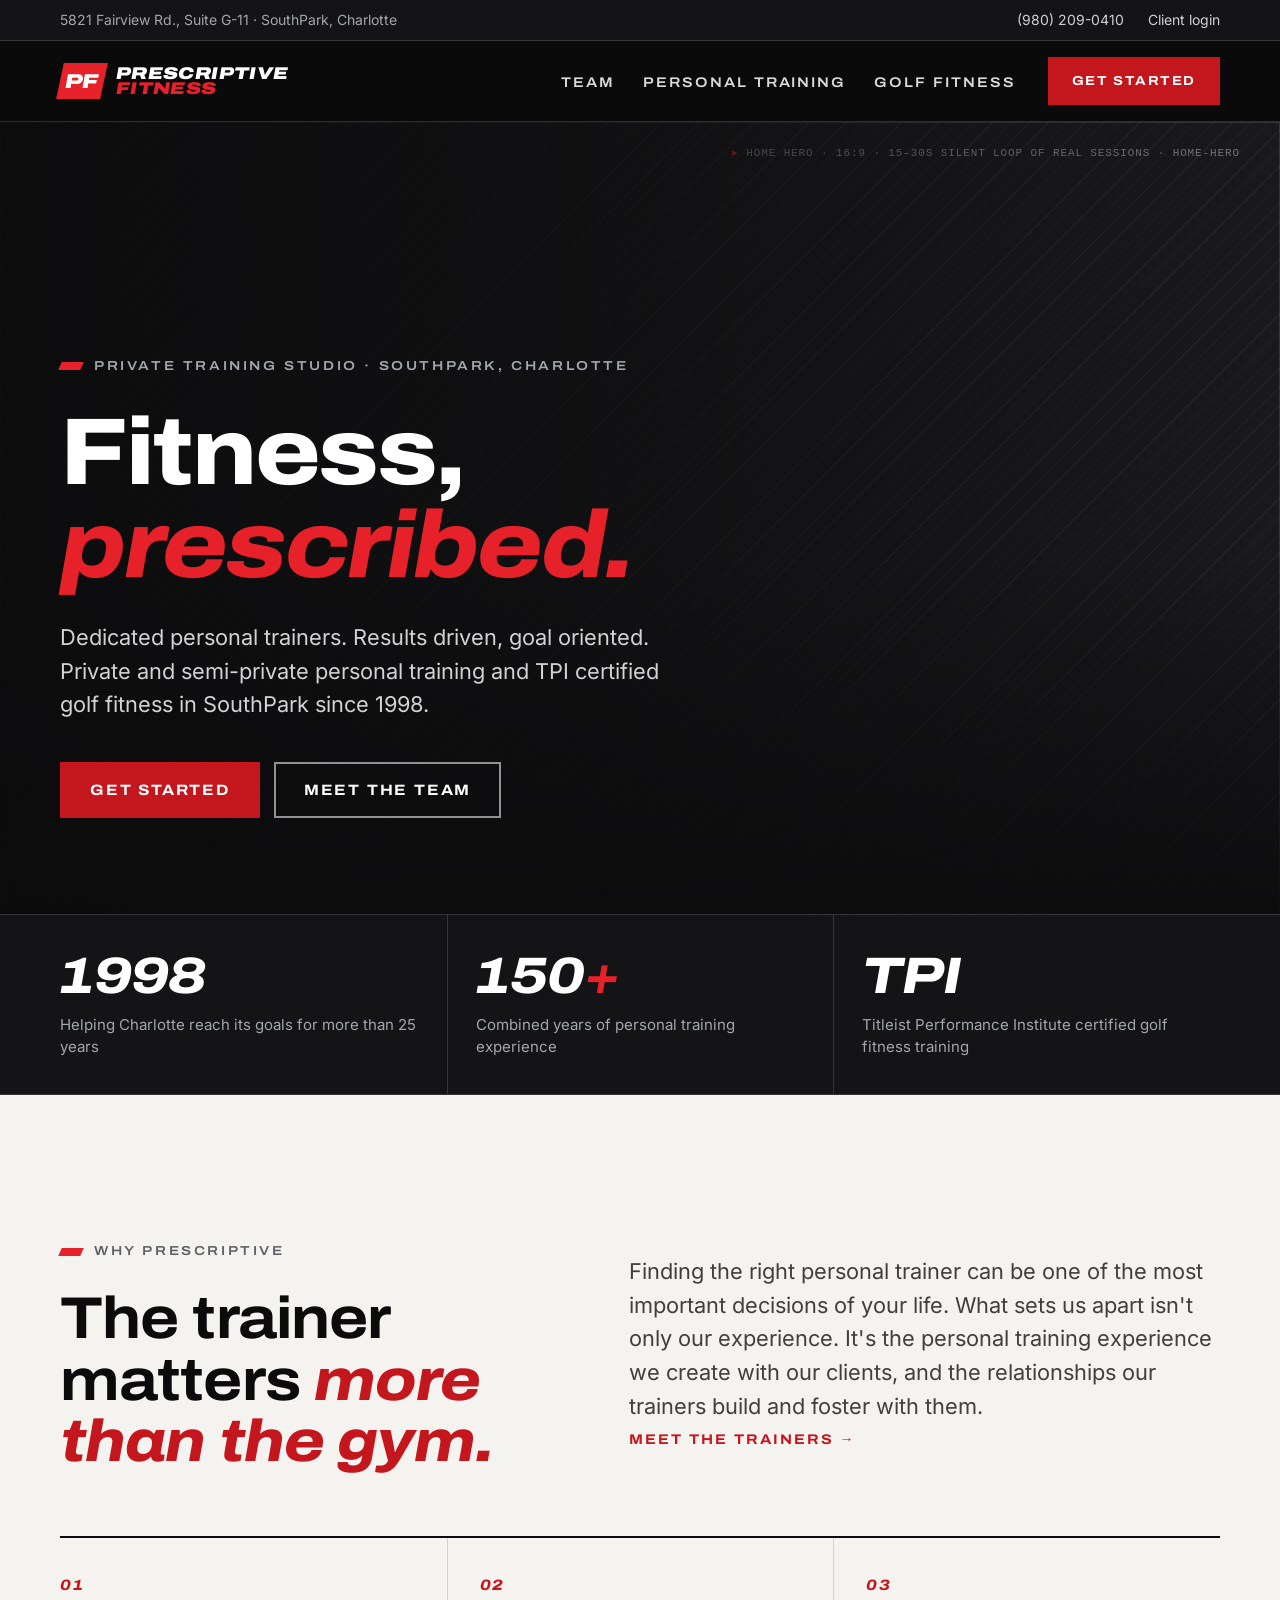
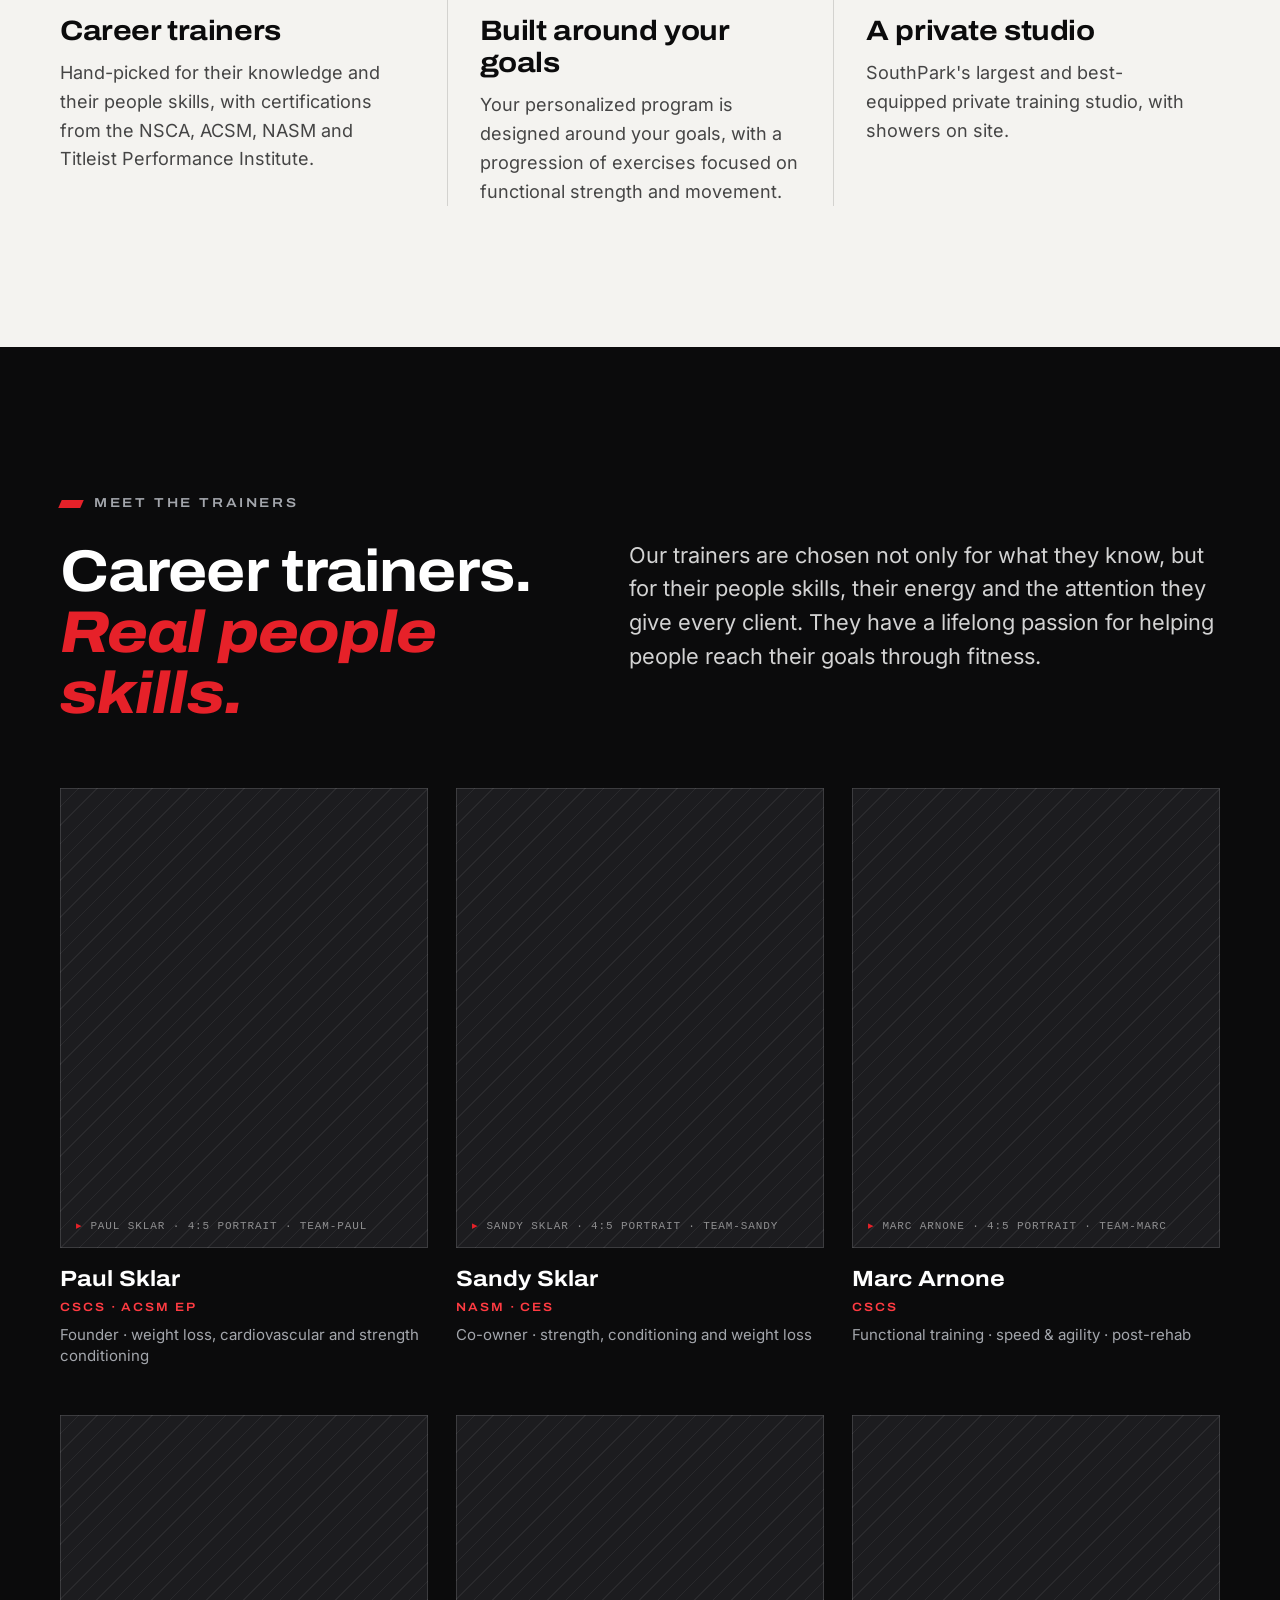
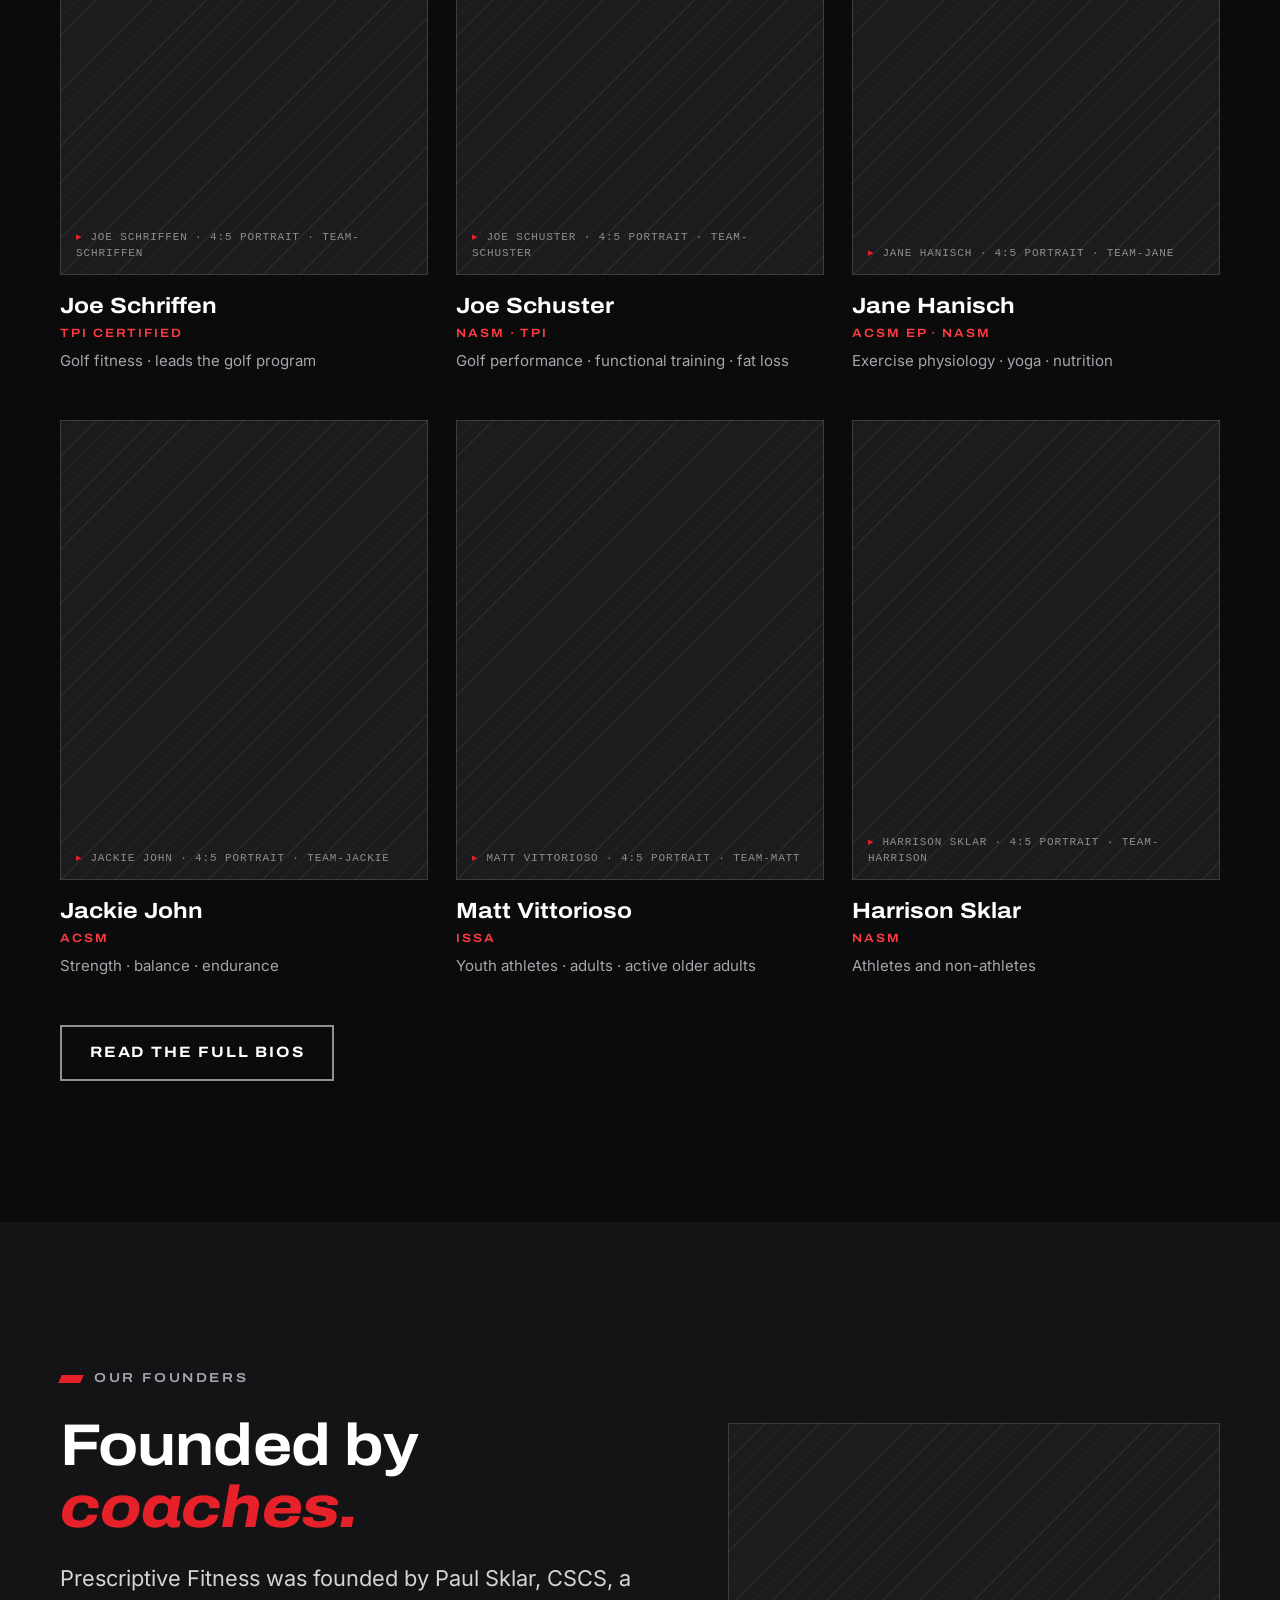
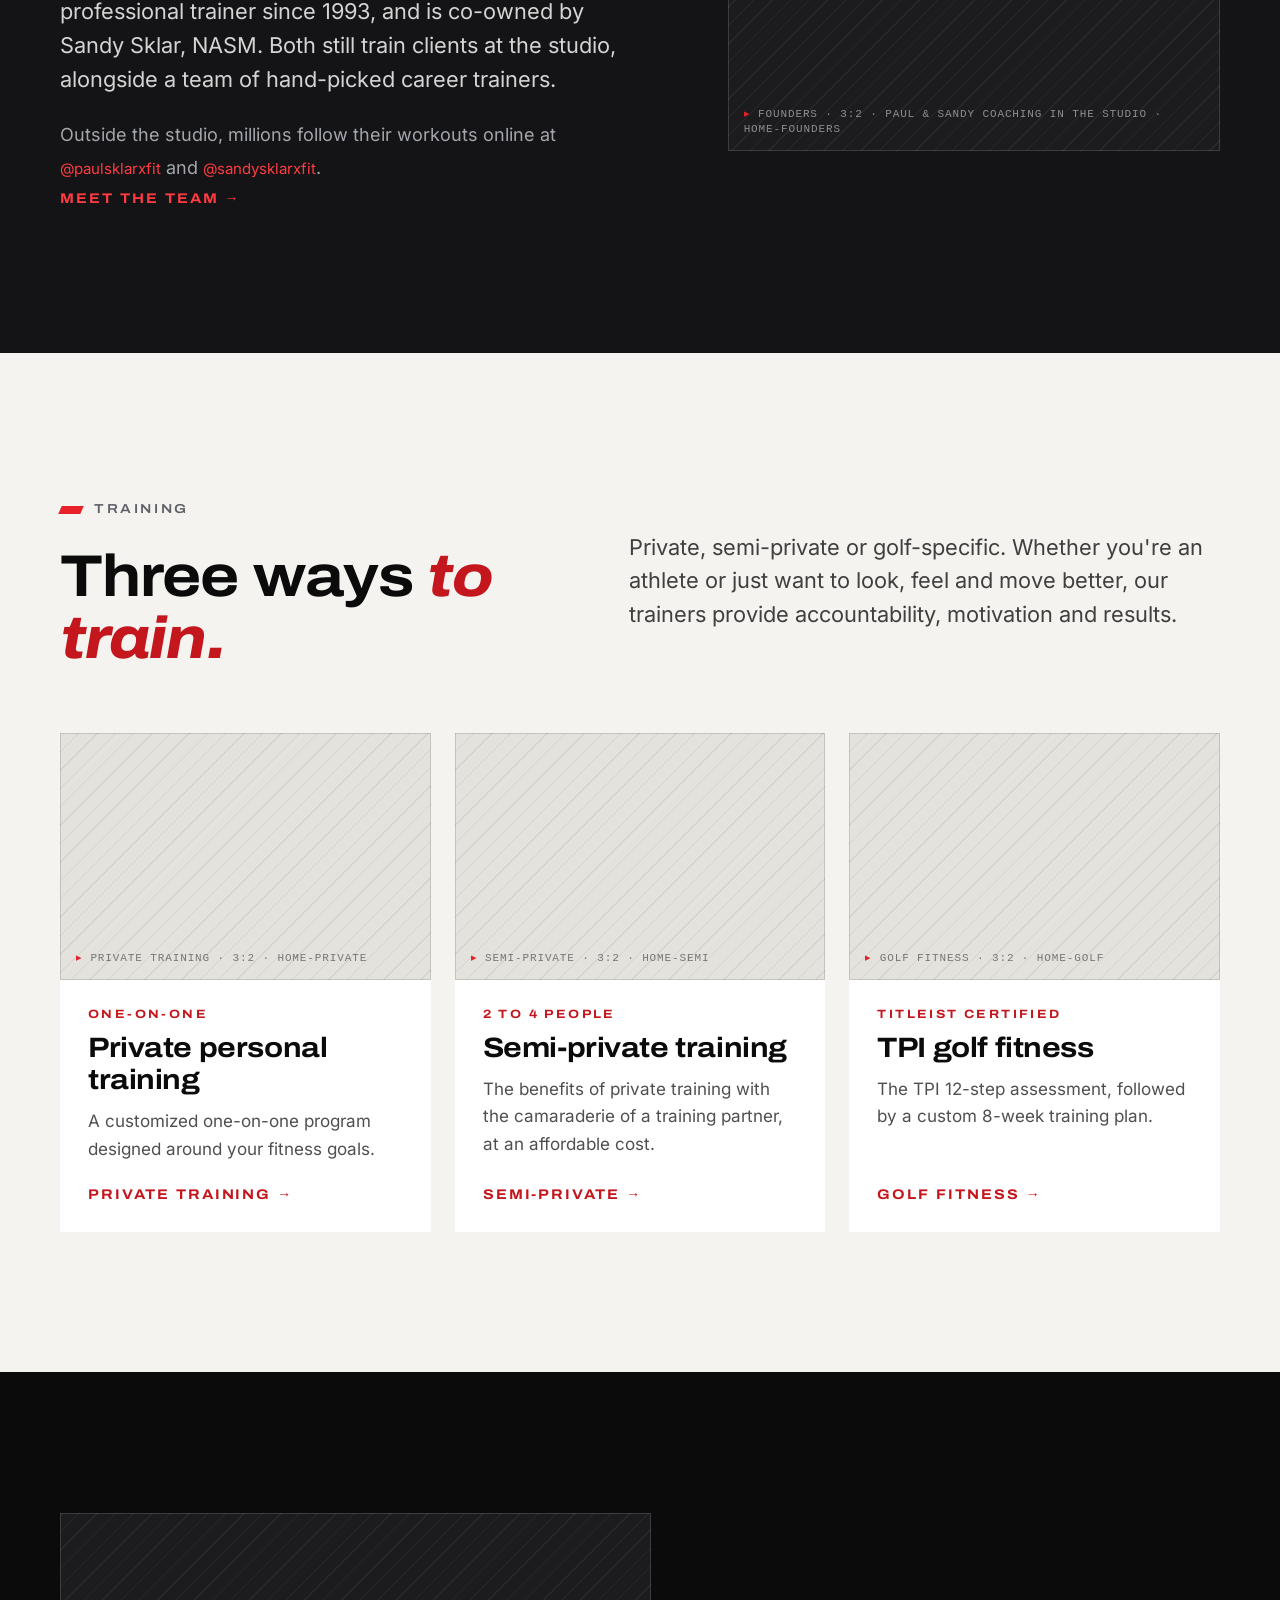
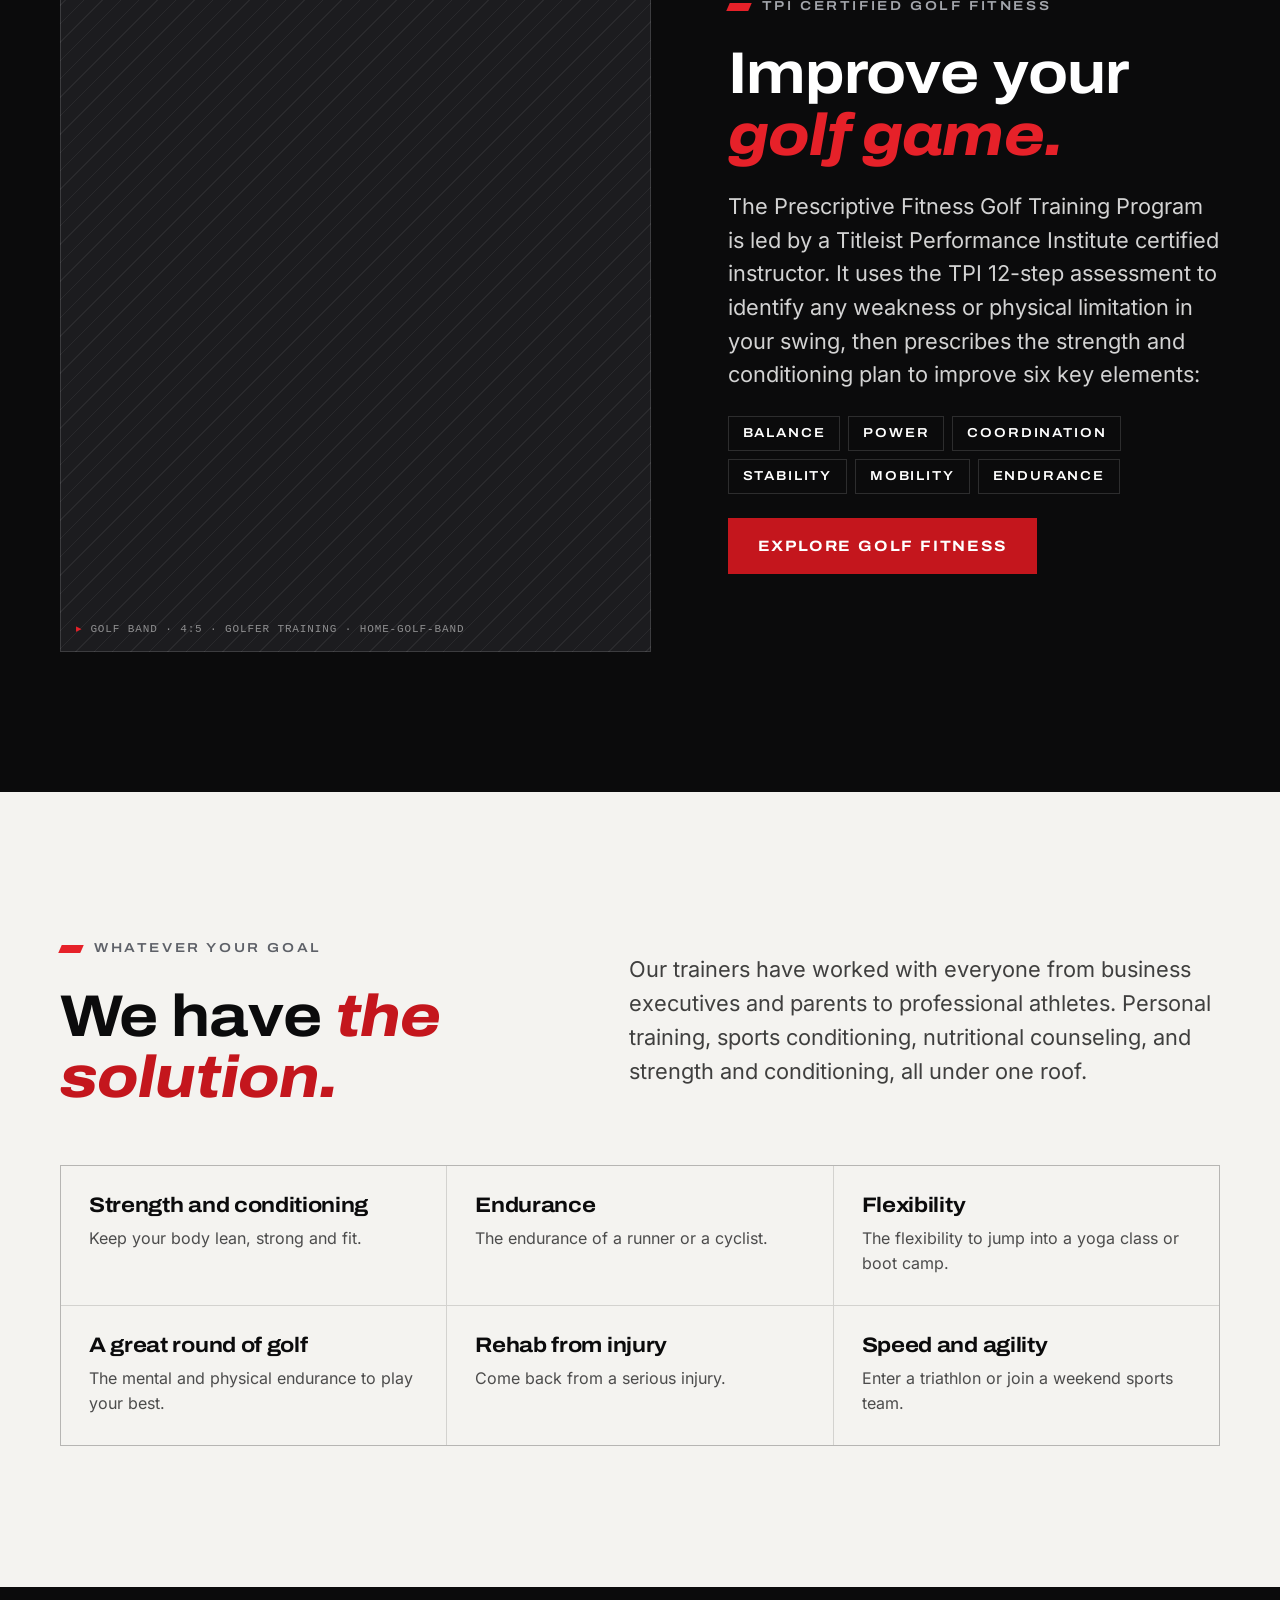
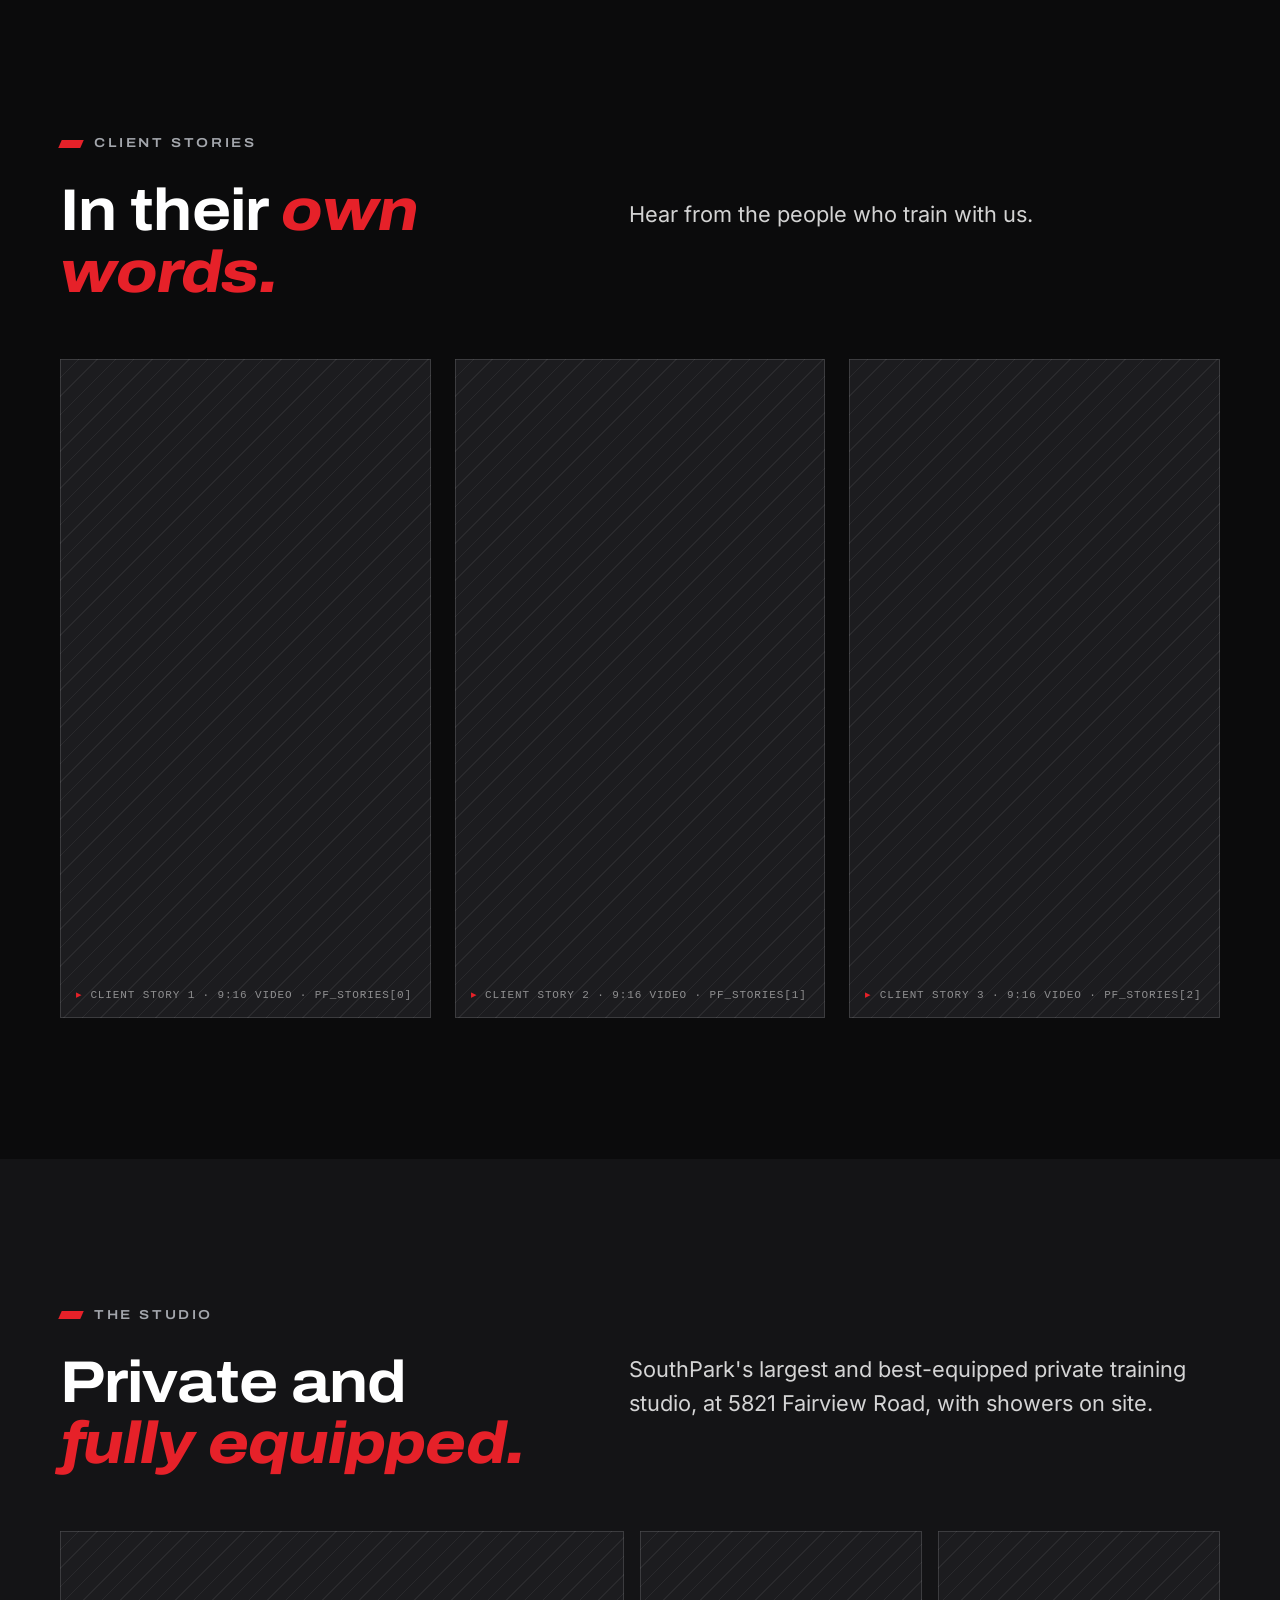
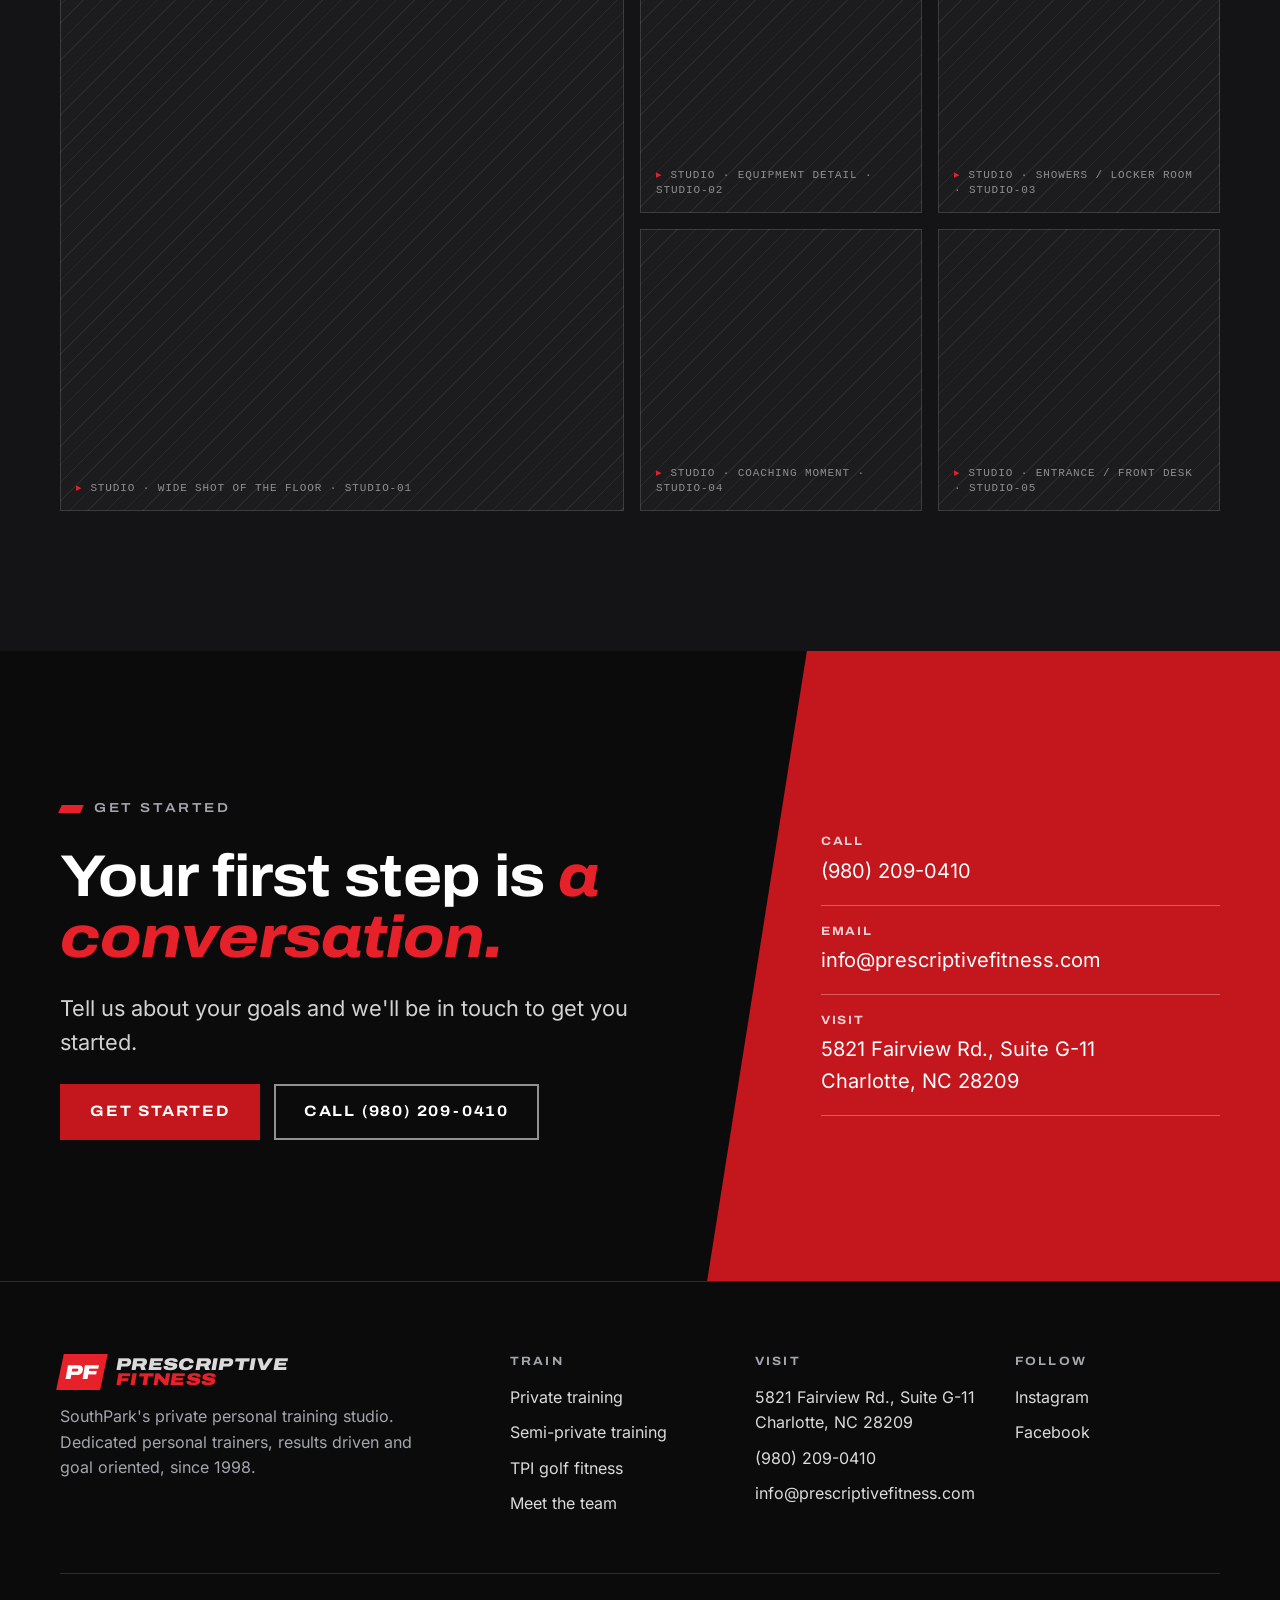
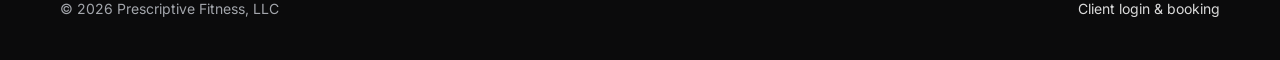
<file: index.html>
<!doctype html>
<html lang="en" class="no-js">
<head>
<meta charset="utf-8">
<meta name="viewport" content="width=device-width, initial-scale=1">
<title>Prescriptive Fitness · Private Personal Training in SouthPark, Charlotte</title>
<meta name="description" content="Private and semi-private personal training and TPI golf fitness in SouthPark, Charlotte. Dedicated, career personal trainers: results driven and goal oriented. Since 1998.">
<link rel="canonical" href="https://prescriptivefitness.com/">
<meta property="og:type" content="website">
<meta property="og:site_name" content="Prescriptive Fitness">
<meta property="og:title" content="Prescriptive Fitness · Private Personal Training in SouthPark, Charlotte">
<meta property="og:description" content="Private and semi-private personal training and TPI golf fitness in SouthPark, Charlotte. Dedicated, career personal trainers: results driven and goal oriented. Since 1998.">
<meta property="og:url" content="https://prescriptivefitness.com/">
<meta property="og:image" content="https://prescriptivefitness.com/assets/img/og-cover.jpg">
<meta name="twitter:card" content="summary_large_image">
<meta name="theme-color" content="#0B0B0C">
<link rel="icon" href="favicon.svg" type="image/svg+xml">
<link rel="preload" href="assets/fonts/archivo-latin-wdth-normal.woff2" as="font" type="font/woff2" crossorigin><link rel="preload" href="assets/fonts/inter-latin-wght-normal.woff2" as="font" type="font/woff2" crossorigin>
<link rel="stylesheet" href="assets/css/site.css">
</head>
<body>
<a class="skip" href="#main">Skip to content</a>
<div class="topbar"><div class="wrap">
  <span class="topbar__left muted">5821 Fairview Rd., Suite G-11 · SouthPark, Charlotte</span>
  <span class="topbar__right"><a href="tel:+19802090410">(980) 209-0410</a><a href="https://clients.mindbodyonline.com/classic/ws?studioid=299958" rel="noopener">Client login</a></span>
</div></div>
<header class="header"><div class="wrap">
  <a class="brand" href="index.html" aria-label="Prescriptive Fitness home"><span class="wordmark" data-logo><span class="wordmark__pf"><span>PF</span></span><span class="wordmark__text"><span>Prescriptive</span><b>Fitness</b></span></span></a>
  <nav class="nav" aria-label="Main">
    <button class="nav__toggle" type="button" aria-expanded="false" aria-controls="nav-menu">Menu</button>
    <ul class="nav__links" id="nav-menu">
      <li><a href="team.html">Team</a></li>
      <li><a href="personal-training.html">Personal Training</a></li>
      <li><a href="golf.html">Golf Fitness</a></li>
      <li class="nav__mobile-only"><a href="start.html">Get started</a></li>
    </ul>
    <a class="btn" href="start.html">Get started</a>
  </nav>
</div></header>
<main id="main">

<section class="hero">
  <div class="hero__media"><div class="slot slot--16x9" data-media="home-hero" data-label="Home hero · 16:9 · 15–30s silent loop of real sessions" data-loop></div></div>
  <div class="wrap"><div class="hero__copy">
    <span class="label">Private training studio · SouthPark, Charlotte</span>
    <h1 class="h1">Fitness,<br><em class="hl">prescribed.</em></h1>
    <p class="lede">Dedicated personal trainers. Results driven, goal oriented. Private and semi-private personal training and TPI certified golf fitness in SouthPark since 1998.</p>
    <div class="btn-row"><a class="btn" href="start.html">Get started</a><a class="btn btn--ghost" href="team.html">Meet the team</a></div>
  </div></div>
</section>

<section class="proof" aria-label="At a glance">
  <div class="wrap">
    <div class="proof__grid proof__grid--3">
      <div class="proof__item"><span class="proof__num">1998</span><span class="proof__txt">Helping Charlotte reach its goals for more than 25 years</span></div>
      <div class="proof__item"><span class="proof__num">150<em>+</em></span><span class="proof__txt">Combined years of personal training experience</span></div>
      <div class="proof__item"><span class="proof__num">TPI</span><span class="proof__txt">Titleist Performance Institute certified golf fitness training</span></div>
    </div>
  </div>
</section>

<section class="section chalk" aria-labelledby="why-h">
  <div class="wrap">
    <div class="split split--center">
      <div class="stack reveal">
        <span class="label">Why Prescriptive</span>
        <h2 class="h2" id="why-h">The trainer matters <em class="hl">more than the gym.</em></h2>
      </div>
      <div class="stack reveal">
        <p class="lede">Finding the right personal trainer can be one of the most important decisions of your life. What sets us apart isn't only our experience. It's the personal training experience we create with our clients, and the relationships our trainers build and foster with them.</p>
        <a class="link-arrow" href="team.html">Meet the trainers</a>
      </div>
    </div>
    <div class="pillars">
      <div class="pillar reveal"><span class="pillar__n">01</span><h3 class="h3">Career trainers</h3><p>Hand-picked for their knowledge and their people skills, with certifications from the NSCA, ACSM, NASM and Titleist Performance Institute.</p></div>
      <div class="pillar reveal"><span class="pillar__n">02</span><h3 class="h3">Built around your goals</h3><p>Your personalized program is designed around your goals, with a progression of exercises focused on functional strength and movement.</p></div>
      <div class="pillar reveal"><span class="pillar__n">03</span><h3 class="h3">A private studio</h3><p>SouthPark's largest and best-equipped private training studio, with showers on site.</p></div>
    </div>
  </div>
</section>

<section class="section" aria-labelledby="trainers-h">
  <div class="wrap">
    <div class="split split--center">
      <div class="stack reveal">
        <span class="label">Meet the trainers</span>
        <h2 class="h2" id="trainers-h">Career trainers. <em class="hl">Real people skills.</em></h2>
      </div>
      <p class="lede reveal">Our trainers are chosen not only for what they know, but for their people skills, their energy and the attention they give every client. They have a lifelong passion for helping people reach their goals through fitness.</p>
    </div>
    <div class="trainers">
      <a class="trainer reveal" href="team.html#team-paul"><div class="slot slot--4x5" data-media="team-paul" data-label="Paul Sklar · 4:5 portrait" data-alt="Paul Sklar"></div>
        <span class="trainer__name">Paul Sklar</span><span class="trainer__creds">CSCS · ACSM EP</span><span class="trainer__focus">Founder · weight loss, cardiovascular and strength conditioning</span></a>
      <a class="trainer reveal" href="team.html#team-sandy"><div class="slot slot--4x5" data-media="team-sandy" data-label="Sandy Sklar · 4:5 portrait" data-alt="Sandy Sklar"></div>
        <span class="trainer__name">Sandy Sklar</span><span class="trainer__creds">NASM · CES</span><span class="trainer__focus">Co-owner · strength, conditioning and weight loss</span></a>
      <a class="trainer reveal" href="team.html#team-marc"><div class="slot slot--4x5" data-media="team-marc" data-label="Marc Arnone · 4:5 portrait" data-alt="Marc Arnone"></div>
        <span class="trainer__name">Marc Arnone</span><span class="trainer__creds">CSCS</span><span class="trainer__focus">Functional training · speed &amp; agility · post-rehab</span></a>
      <a class="trainer reveal" href="team.html#team-schriffen"><div class="slot slot--4x5" data-media="team-schriffen" data-label="Joe Schriffen · 4:5 portrait" data-alt="Joe Schriffen"></div>
        <span class="trainer__name">Joe Schriffen</span><span class="trainer__creds">TPI Certified</span><span class="trainer__focus">Golf fitness · leads the golf program</span></a>
      <a class="trainer reveal" href="team.html#team-schuster"><div class="slot slot--4x5" data-media="team-schuster" data-label="Joe Schuster · 4:5 portrait" data-alt="Joe Schuster"></div>
        <span class="trainer__name">Joe Schuster</span><span class="trainer__creds">NASM · TPI</span><span class="trainer__focus">Golf performance · functional training · fat loss</span></a>
      <a class="trainer reveal" href="team.html#team-jane"><div class="slot slot--4x5" data-media="team-jane" data-label="Jane Hanisch · 4:5 portrait" data-alt="Jane Hanisch"></div>
        <span class="trainer__name">Jane Hanisch</span><span class="trainer__creds">ACSM EP · NASM</span><span class="trainer__focus">Exercise physiology · yoga · nutrition</span></a>
      <a class="trainer reveal" href="team.html#team-jackie"><div class="slot slot--4x5" data-media="team-jackie" data-label="Jackie John · 4:5 portrait" data-alt="Jackie John"></div>
        <span class="trainer__name">Jackie John</span><span class="trainer__creds">ACSM</span><span class="trainer__focus">Strength · balance · endurance</span></a>
      <a class="trainer reveal" href="team.html#team-matt"><div class="slot slot--4x5" data-media="team-matt" data-label="Matt Vittorioso · 4:5 portrait" data-alt="Matt Vittorioso"></div>
        <span class="trainer__name">Matt Vittorioso</span><span class="trainer__creds">ISSA</span><span class="trainer__focus">Youth athletes · adults · active older adults</span></a>
      <a class="trainer reveal" href="team.html#team-harrison"><div class="slot slot--4x5" data-media="team-harrison" data-label="Harrison Sklar · 4:5 portrait" data-alt="Harrison Sklar"></div>
        <span class="trainer__name">Harrison Sklar</span><span class="trainer__creds">NASM</span><span class="trainer__focus">Athletes and non-athletes</span></a>
    </div>
    <div class="btn-row" style="margin-top:48px"><a class="btn btn--ghost" href="team.html">Read the full bios</a></div>
  </div>
</section>

<section class="section black-2" aria-labelledby="founders-h">
  <div class="wrap split split--media-left split--center">
    <div class="stack reveal">
      <span class="label">Our founders</span>
      <h2 class="h2" id="founders-h">Founded by <em class="hl">coaches.</em></h2>
      <p class="lede">Prescriptive Fitness was founded by Paul Sklar, CSCS, a professional trainer since 1993, and is co-owned by Sandy Sklar, NASM. Both still train clients at the studio, alongside a team of hand-picked career trainers.</p>
      <p class="muted">Outside the studio, millions follow their workouts online at <a class="owner__handle" href="https://www.instagram.com/paulsklarxfit/" rel="noopener">@paulsklarxfit</a> and <a class="owner__handle" href="https://www.instagram.com/sandysklarxfit/" rel="noopener">@sandysklarxfit</a>.</p>
      <a class="link-arrow" href="team.html">Meet the team</a>
    </div>
    <div class="reveal"><div class="slot slot--3x2" data-media="home-founders" data-label="Founders · 3:2 · Paul &amp; Sandy coaching in the studio" data-alt="Paul and Sandy Sklar training clients at Prescriptive Fitness"></div></div>
  </div>
</section>

<section class="section chalk" aria-labelledby="programs-h">
  <div class="wrap">
    <div class="split split--center">
      <div class="stack reveal"><span class="label">Training</span><h2 class="h2" id="programs-h">Three ways <em class="hl">to train.</em></h2></div>
      <p class="lede reveal">Private, semi-private or golf-specific. Whether you're an athlete or just want to look, feel and move better, our trainers provide accountability, motivation and results.</p>
    </div>
    <div class="cards">
      <a class="card reveal" href="personal-training.html"><div class="slot slot--3x2" data-media="home-private" data-label="Private training · 3:2" data-alt="A trainer working one-on-one with a client"></div>
        <div class="card__body"><span class="card__kicker">One-on-one</span><h3 class="h3">Private personal training</h3><p>A customized one-on-one program designed around your fitness goals.</p><span class="link-arrow">Private training</span></div></a>
      <a class="card reveal" href="personal-training.html#semi"><div class="slot slot--3x2" data-media="home-semi" data-label="Semi-private · 3:2" data-alt="Two clients training together with a trainer"></div>
        <div class="card__body"><span class="card__kicker">2 to 4 people</span><h3 class="h3">Semi-private training</h3><p>The benefits of private training with the camaraderie of a training partner, at an affordable cost.</p><span class="link-arrow">Semi-private</span></div></a>
      <a class="card reveal" href="golf.html"><div class="slot slot--3x2" data-media="home-golf" data-label="Golf fitness · 3:2" data-alt="A golfer training at the studio"></div>
        <div class="card__body"><span class="card__kicker">Titleist certified</span><h3 class="h3">TPI golf fitness</h3><p>The TPI 12-step assessment, followed by a custom 8-week training plan.</p><span class="link-arrow">Golf fitness</span></div></a>
    </div>
  </div>
</section>

<section class="section band" aria-labelledby="golf-h">
  <div class="wrap band__grid">
    <div class="reveal"><div class="slot slot--4x5" data-media="home-golf-band" data-label="Golf band · 4:5 · golfer training" data-alt="A golfer training in the studio"></div></div>
    <div class="stack reveal">
      <span class="label">TPI certified golf fitness</span>
      <h2 class="h2" id="golf-h">Improve your <em class="hl">golf game.</em></h2>
      <p class="lede">The Prescriptive Fitness Golf Training Program is led by a Titleist Performance Institute certified instructor. It uses the TPI 12-step assessment to identify any weakness or physical limitation in your swing, then prescribes the strength and conditioning plan to improve six key elements:</p>
      <ul class="elements"><li>Balance</li><li>Power</li><li>Coordination</li><li>Stability</li><li>Mobility</li><li>Endurance</li></ul>
      <div class="btn-row"><a class="btn" href="golf.html">Explore golf fitness</a></div>
    </div>
  </div>
</section>

<section class="section chalk" aria-labelledby="who-h">
  <div class="wrap">
    <div class="split split--center">
      <div class="stack reveal"><span class="label">Whatever your goal</span><h2 class="h2" id="who-h">We have <em class="hl">the solution.</em></h2></div>
      <p class="lede reveal">Our trainers have worked with everyone from business executives and parents to professional athletes. Personal training, sports conditioning, nutritional counseling, and strength and conditioning, all under one roof.</p>
    </div>
    <div class="goals">
      <div class="goal reveal"><h3>Strength and conditioning</h3><p>Keep your body lean, strong and fit.</p></div>
      <div class="goal reveal"><h3>Endurance</h3><p>The endurance of a runner or a cyclist.</p></div>
      <div class="goal reveal"><h3>Flexibility</h3><p>The flexibility to jump into a yoga class or boot camp.</p></div>
      <div class="goal reveal"><h3>A great round of golf</h3><p>The mental and physical endurance to play your best.</p></div>
      <div class="goal reveal"><h3>Rehab from injury</h3><p>Come back from a serious injury.</p></div>
      <div class="goal reveal"><h3>Speed and agility</h3><p>Enter a triathlon or join a weekend sports team.</p></div>
    </div>
  </div>
</section>

<section class="section" aria-labelledby="stories-h">
  <div class="wrap">
    <div class="split split--center">
      <div class="stack reveal"><span class="label">Client stories</span><h2 class="h2" id="stories-h">In their <em class="hl">own words.</em></h2></div>
      <p class="lede reveal">Hear from the people who train with us.</p>
    </div>
    <div class="testis" id="stories"></div>
  </div>
</section>

<section class="section black-2" aria-labelledby="studio-h">
  <div class="wrap">
    <div class="split split--center">
      <div class="stack reveal"><span class="label">The studio</span><h2 class="h2" id="studio-h">Private and <em class="hl">fully equipped.</em></h2></div>
      <p class="lede reveal">SouthPark's largest and best-equipped private training studio, at 5821 Fairview Road, with showers on site.</p>
    </div>
    <div class="gallery">
      <div class="g1 reveal"><div class="slot slot--16x9" data-media="studio-01" data-label="Studio · wide shot of the floor" data-alt="The Prescriptive Fitness training floor"></div></div>
      <div class="reveal"><div class="slot slot--1x1" data-media="studio-02" data-label="Studio · equipment detail"></div></div>
      <div class="reveal"><div class="slot slot--1x1" data-media="studio-03" data-label="Studio · showers / locker room"></div></div>
      <div class="reveal"><div class="slot slot--1x1" data-media="studio-04" data-label="Studio · coaching moment"></div></div>
      <div class="reveal"><div class="slot slot--1x1" data-media="studio-05" data-label="Studio · entrance / front desk"></div></div>
    </div>
  </div>
</section>

<section class="section cta" aria-labelledby="cta-h">
  <div class="wrap">
    <div class="stack reveal">
      <span class="label">Get started</span>
      <h2 class="h2" id="cta-h">Your first step is <em class="hl">a conversation.</em></h2>
      <p class="lede">Tell us about your goals and we'll be in touch to get you started.</p>
      <div class="btn-row"><a class="btn" href="start.html">Get started</a><a class="btn btn--ghost" href="tel:+19802090410">Call (980) 209-0410</a></div>
    </div>
    <div class="cta__side reveal">
      <ul class="contact-list">
        <li><span class="k">Call</span><a href="tel:+19802090410">(980) 209-0410</a></li>
        <li><span class="k">Email</span><a href="mailto:info@prescriptivefitness.com">info@prescriptivefitness.com</a></li>
        <li><span class="k">Visit</span><a href="https://www.google.com/maps/search/?api=1&query=Prescriptive+Fitness+5821+Fairview+Rd+Suite+G-11+Charlotte+NC+28209" rel="noopener">5821 Fairview Rd., Suite G-11<br>Charlotte, NC 28209</a></li>
      </ul>
    </div>
  </div>
</section>
</main>
<footer class="footer">
  <div class="wrap">
    <div class="footer__grid">
      <div class="stack-sm">
        <a class="brand" href="index.html" aria-label="Prescriptive Fitness home"><span class="wordmark" data-logo><span class="wordmark__pf"><span>PF</span></span><span class="wordmark__text"><span>Prescriptive</span><b>Fitness</b></span></span></a>
        <p class="muted" style="max-width:360px">SouthPark's private personal training studio. Dedicated personal trainers, results driven and goal oriented, since 1998.</p>
      </div>
      <div>
        <h4>Train</h4>
        <ul>
          <li><a href="personal-training.html">Private training</a></li>
          <li><a href="personal-training.html#semi">Semi-private training</a></li>
          <li><a href="golf.html">TPI golf fitness</a></li>
          <li><a href="team.html">Meet the team</a></li>
        </ul>
      </div>
      <div>
        <h4>Visit</h4>
        <ul>
          <li><a href="https://www.google.com/maps/search/?api=1&query=Prescriptive+Fitness+5821+Fairview+Rd+Suite+G-11+Charlotte+NC+28209" rel="noopener">5821 Fairview Rd., Suite G-11<br>Charlotte, NC 28209</a></li>
          <li><a href="tel:+19802090410">(980) 209-0410</a></li>
          <li><a href="mailto:info@prescriptivefitness.com">info@prescriptivefitness.com</a></li>
        </ul>
      </div>
      <div>
        <h4>Follow</h4>
        <ul>
          <li><a href="https://www.instagram.com/prescriptive.fitness/" rel="noopener">Instagram</a></li>
          <li><a href="https://www.facebook.com/PrescriptiveFitness/" rel="noopener">Facebook</a></li>
        </ul>
      </div>
    </div>
    <div class="footer__base">
      <span>© <span data-year>2026</span> Prescriptive Fitness, LLC</span>
      <span><a href="https://clients.mindbodyonline.com/classic/ws?studioid=299958" rel="noopener">Client login &amp; booking</a></span>
    </div>
  </div>
</footer>
<div class="mbar" role="region" aria-label="Quick actions">
  <a class="btn btn--ghost" href="tel:+19802090410">Call</a>
  <a class="btn" href="start.html">Get started</a>
</div>
<script src="assets/js/media.js"></script>
<script src="assets/js/site.js"></script>
</body>
</html>
</file>
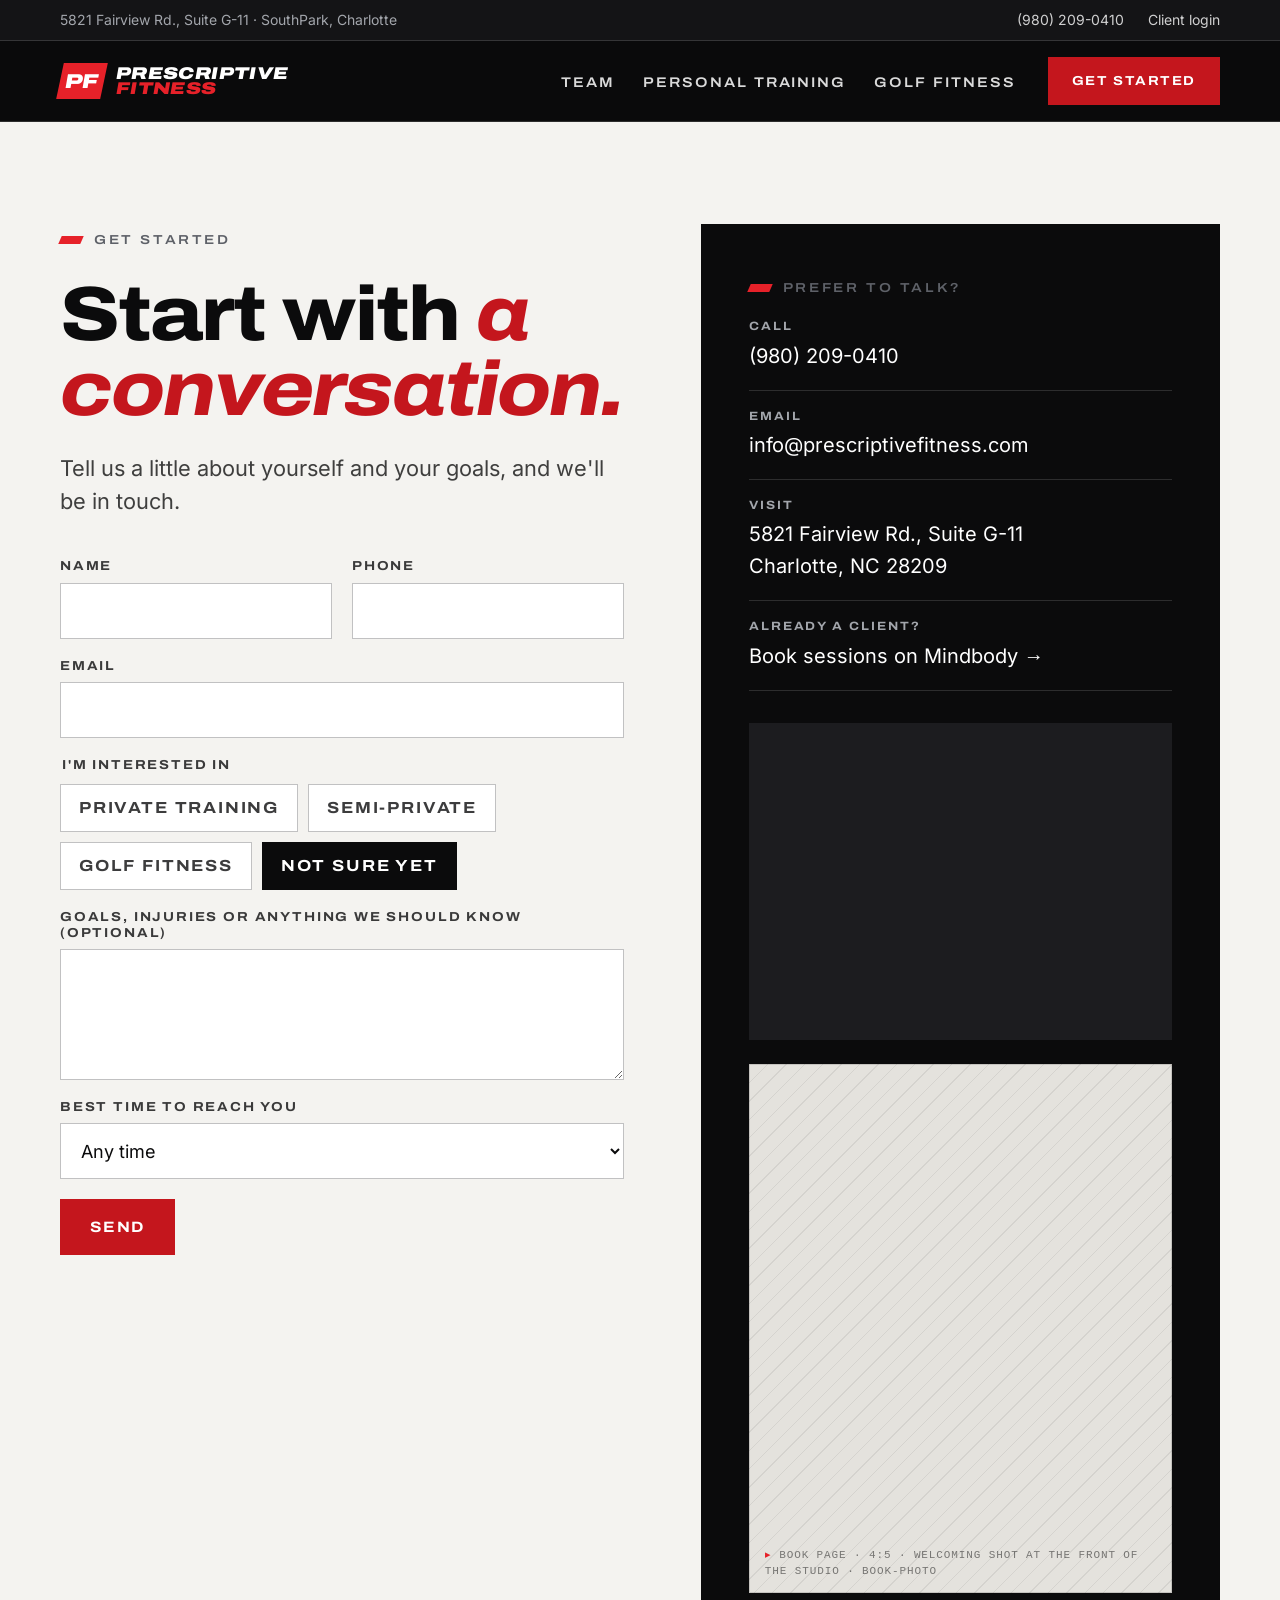
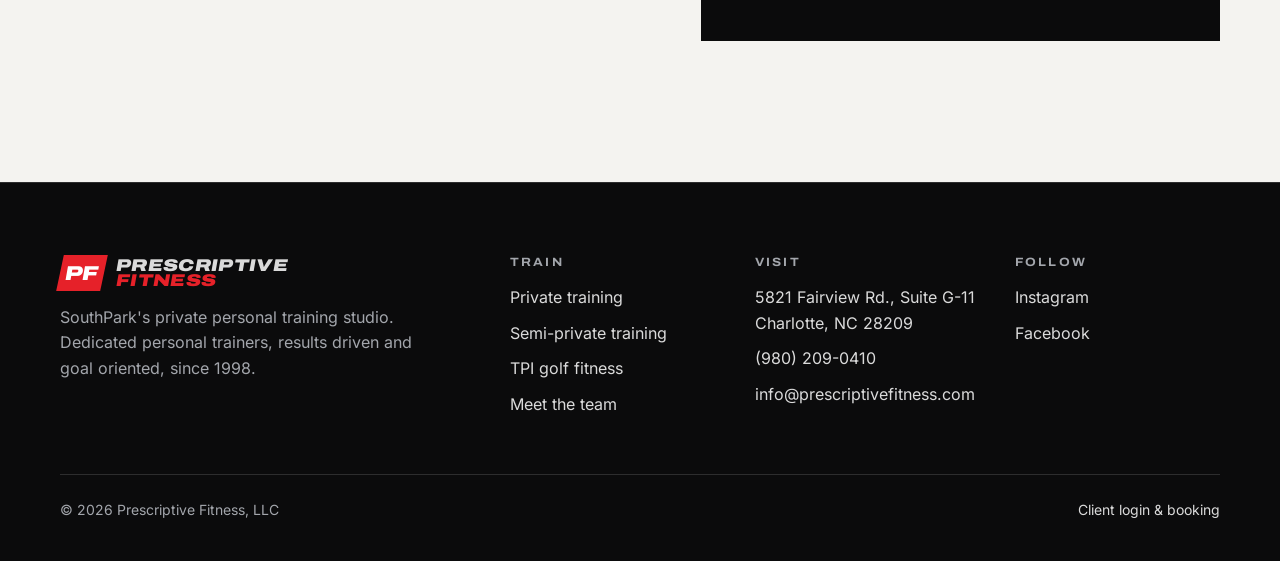
<file: contact-us/index.html>
<!doctype html>
<html lang="en"><head><meta charset="utf-8"><title>Moved · Prescriptive Fitness</title>
<link rel="canonical" href="https://prescriptivefitness.com/start.html"><meta name="robots" content="noindex">
<meta http-equiv="refresh" content="0; url=/start.html"><script>location.replace("/start.html"+location.hash);</script></head>
<body style="background:#0B0B0C;color:#fff;font-family:Arial,sans-serif;padding:24px">This page has moved. <a style="color:#FF3B42" href="/start.html">Continue to the new page</a>.</body></html>
</file>
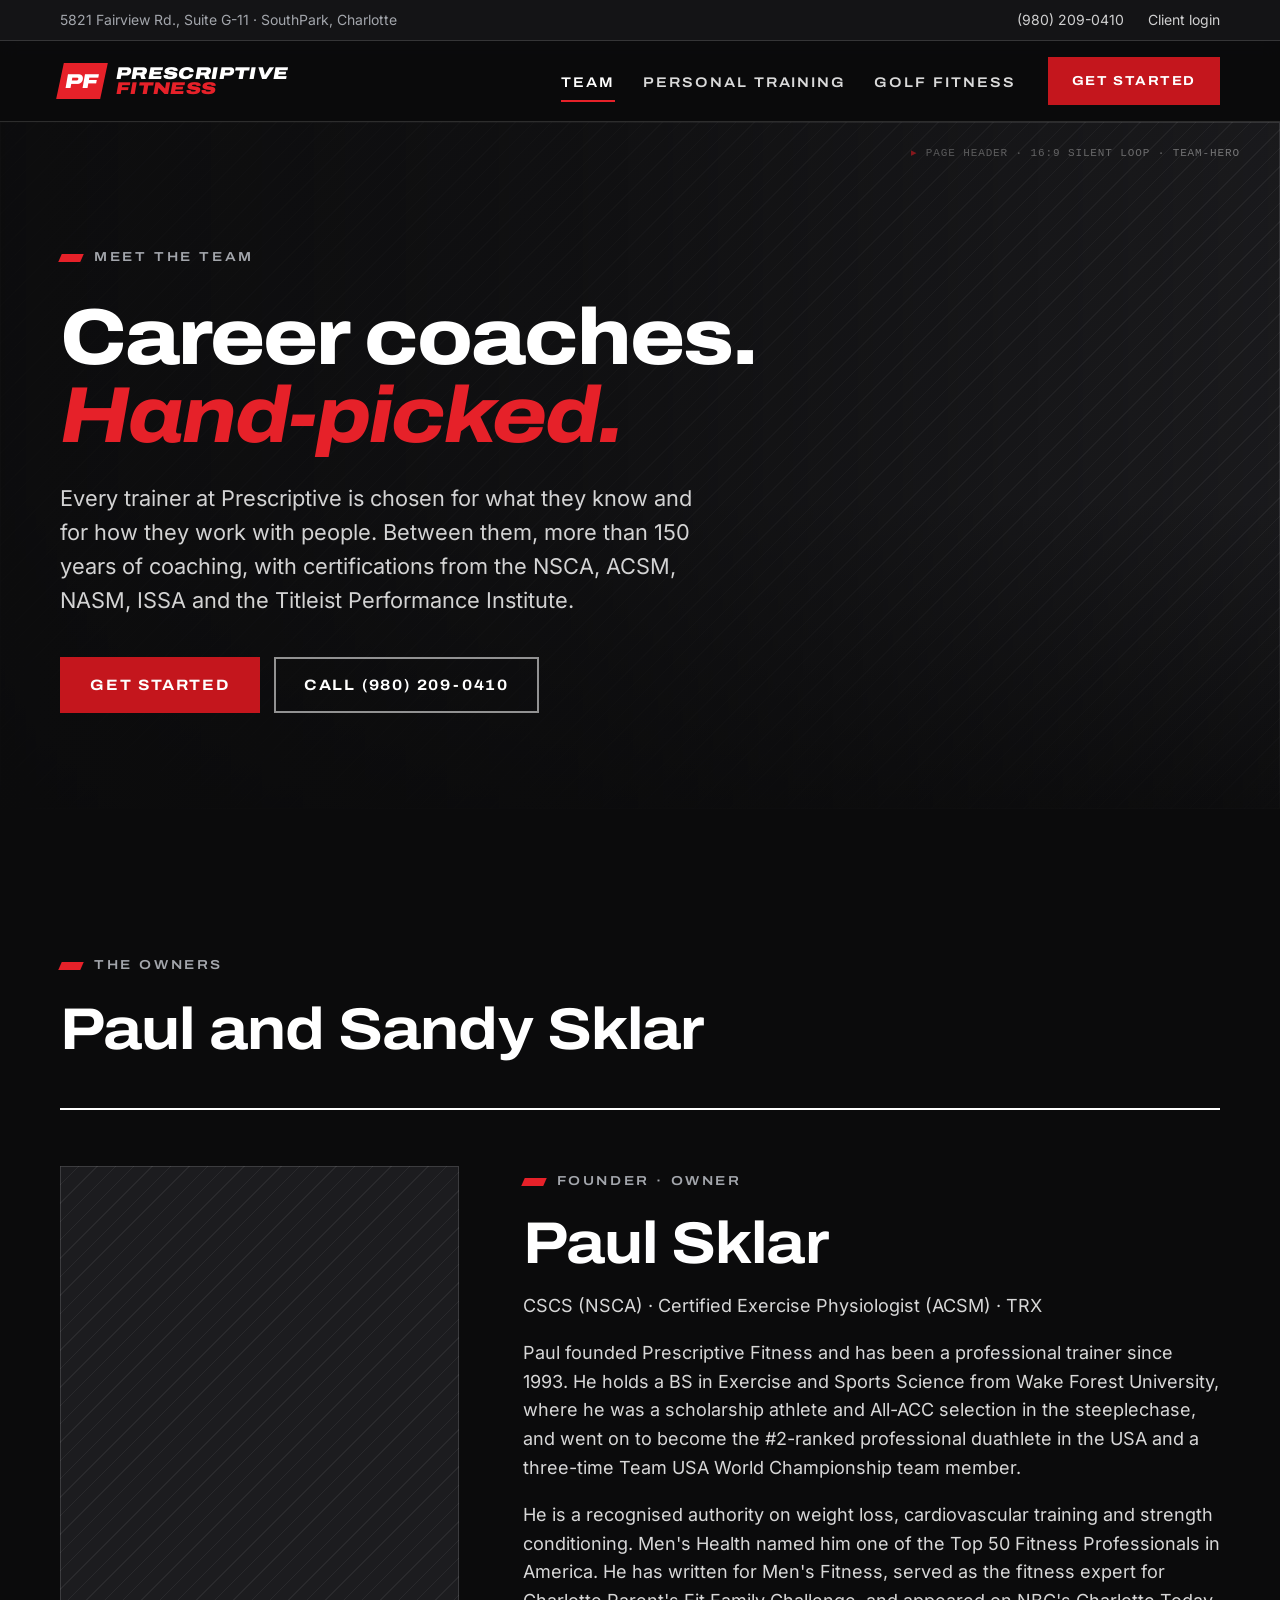
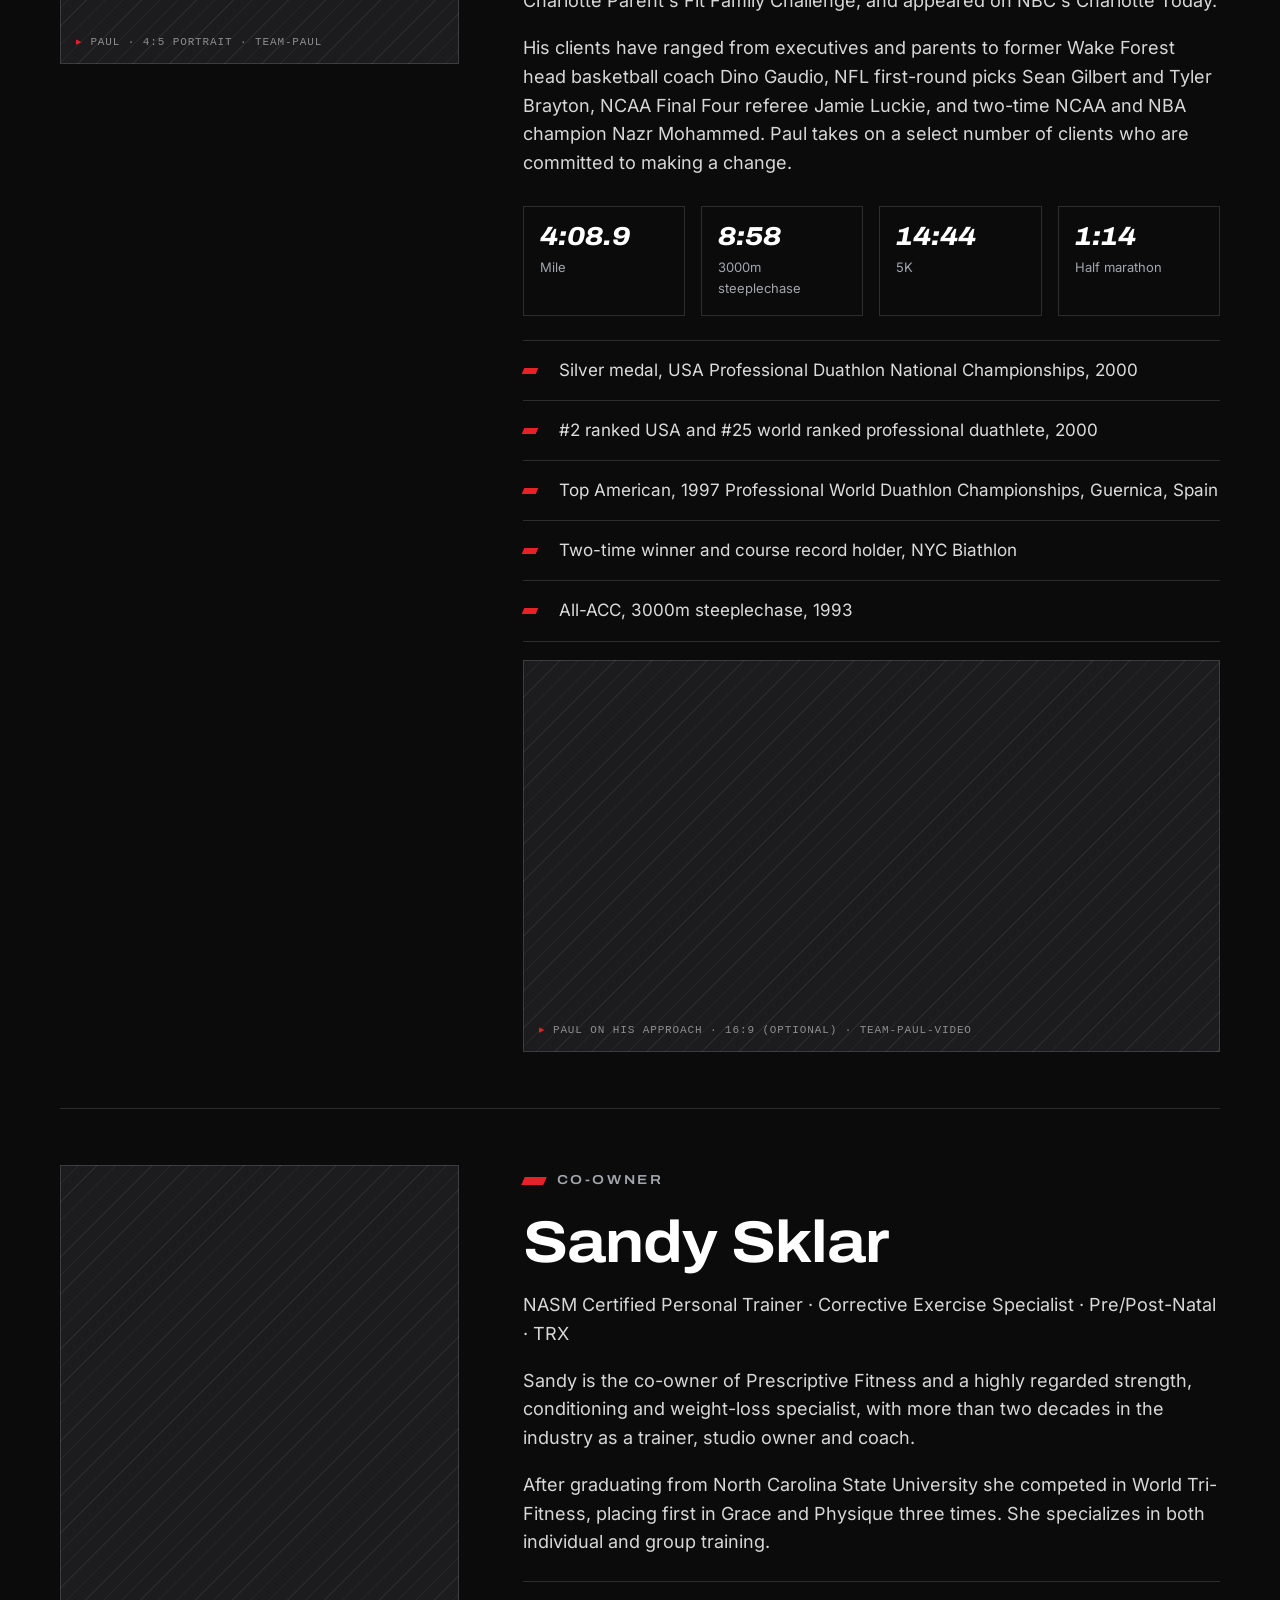
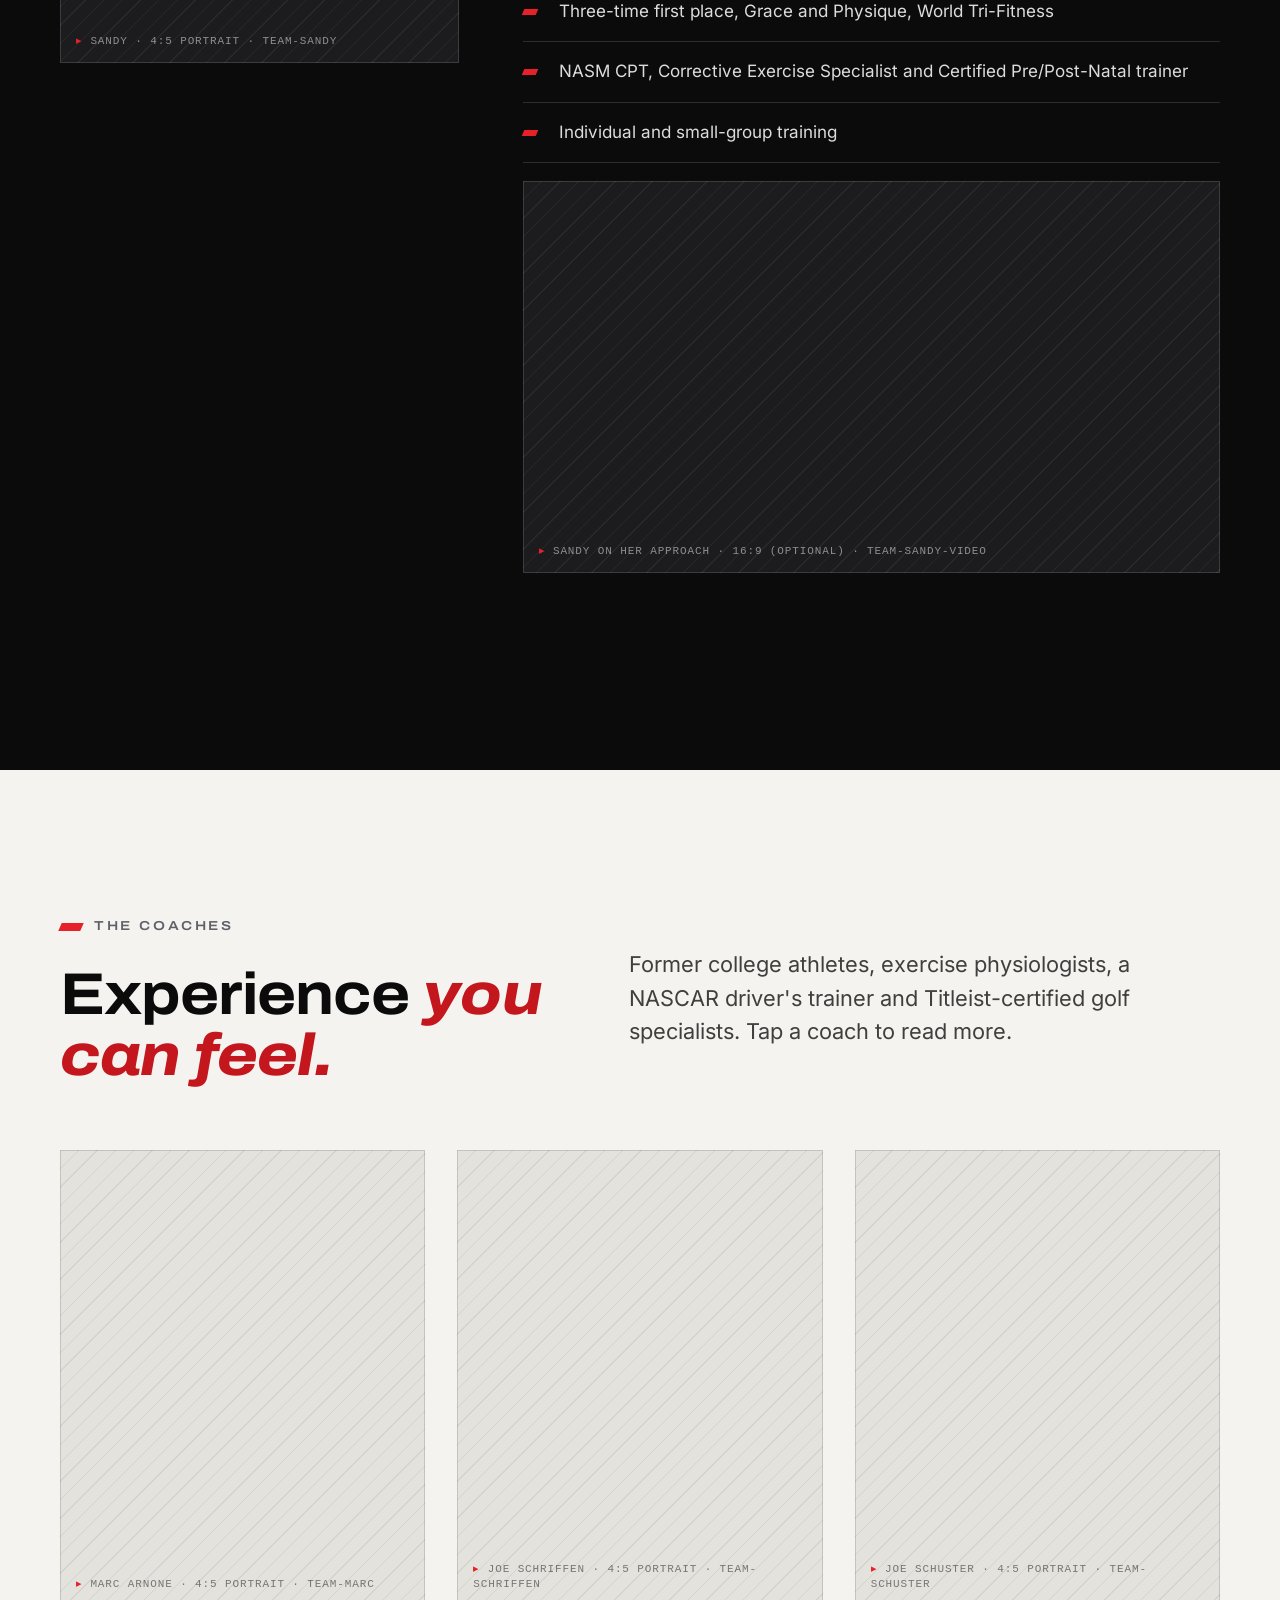
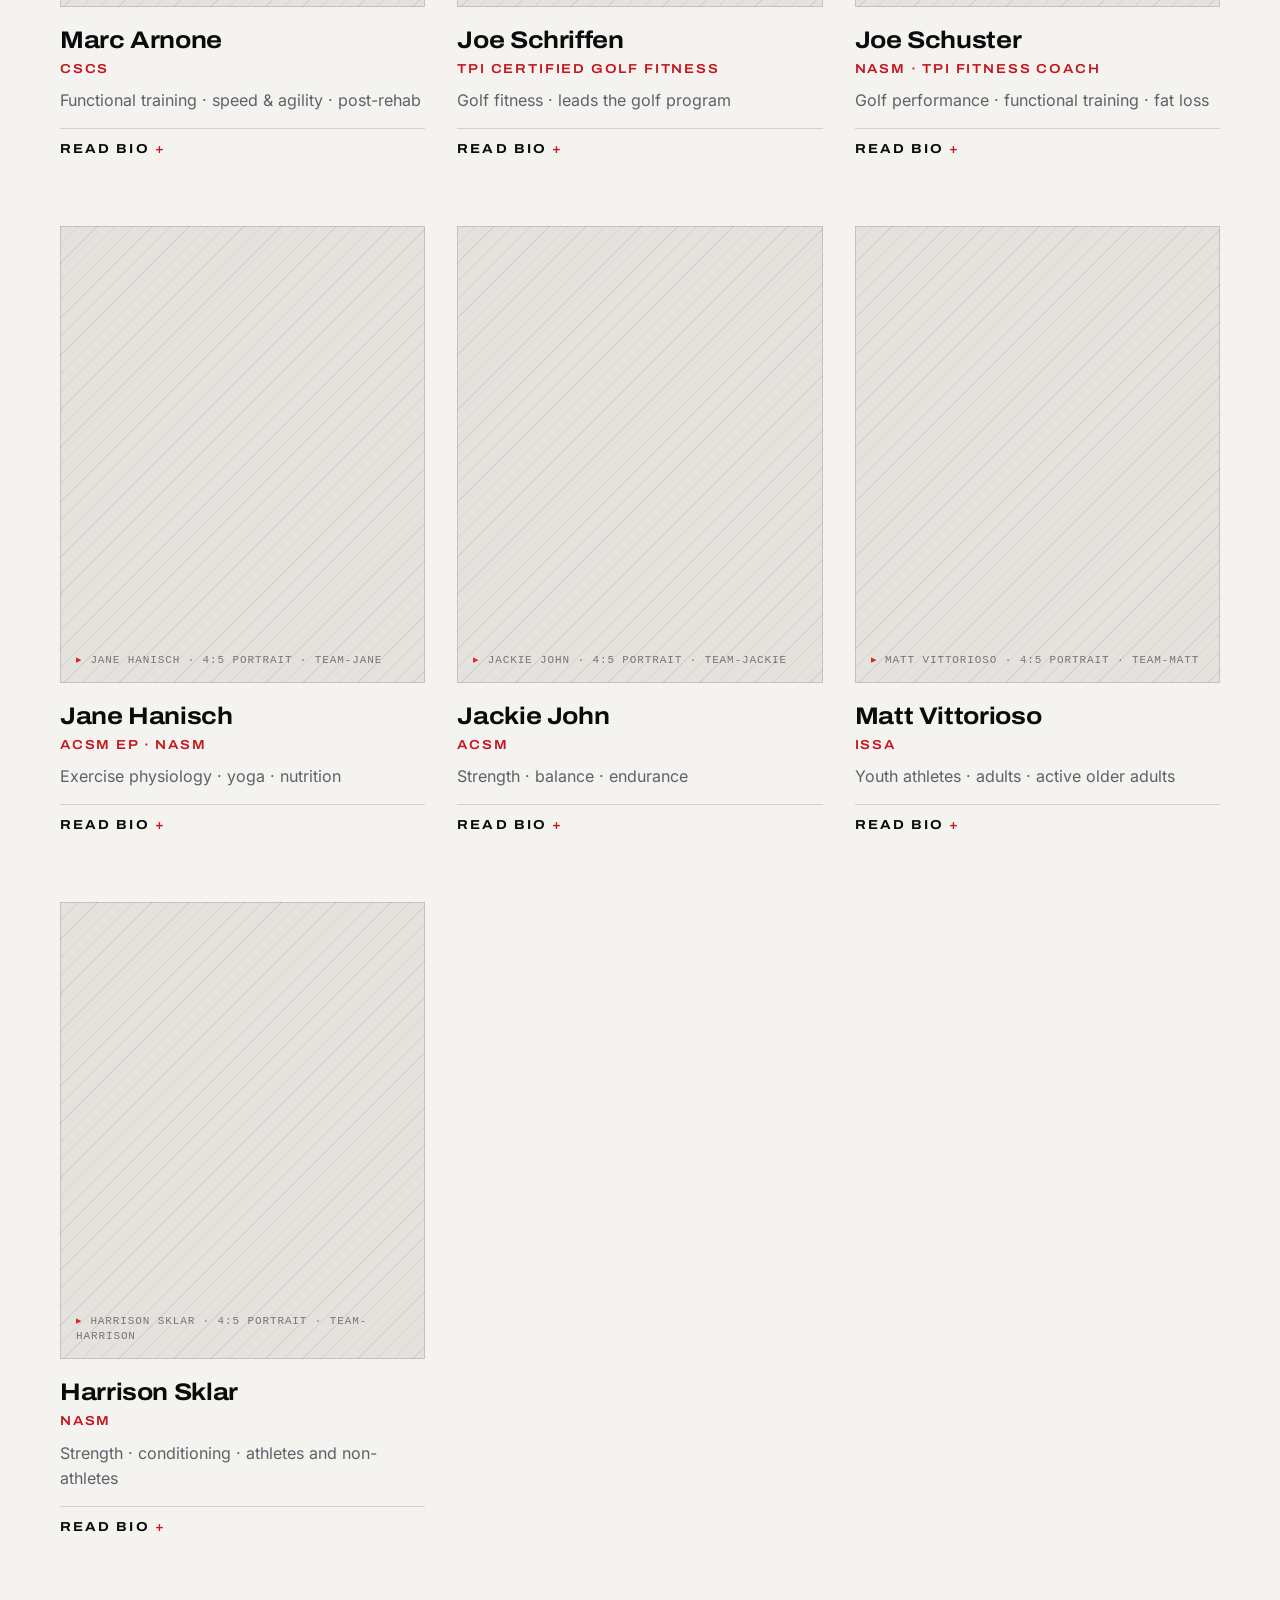
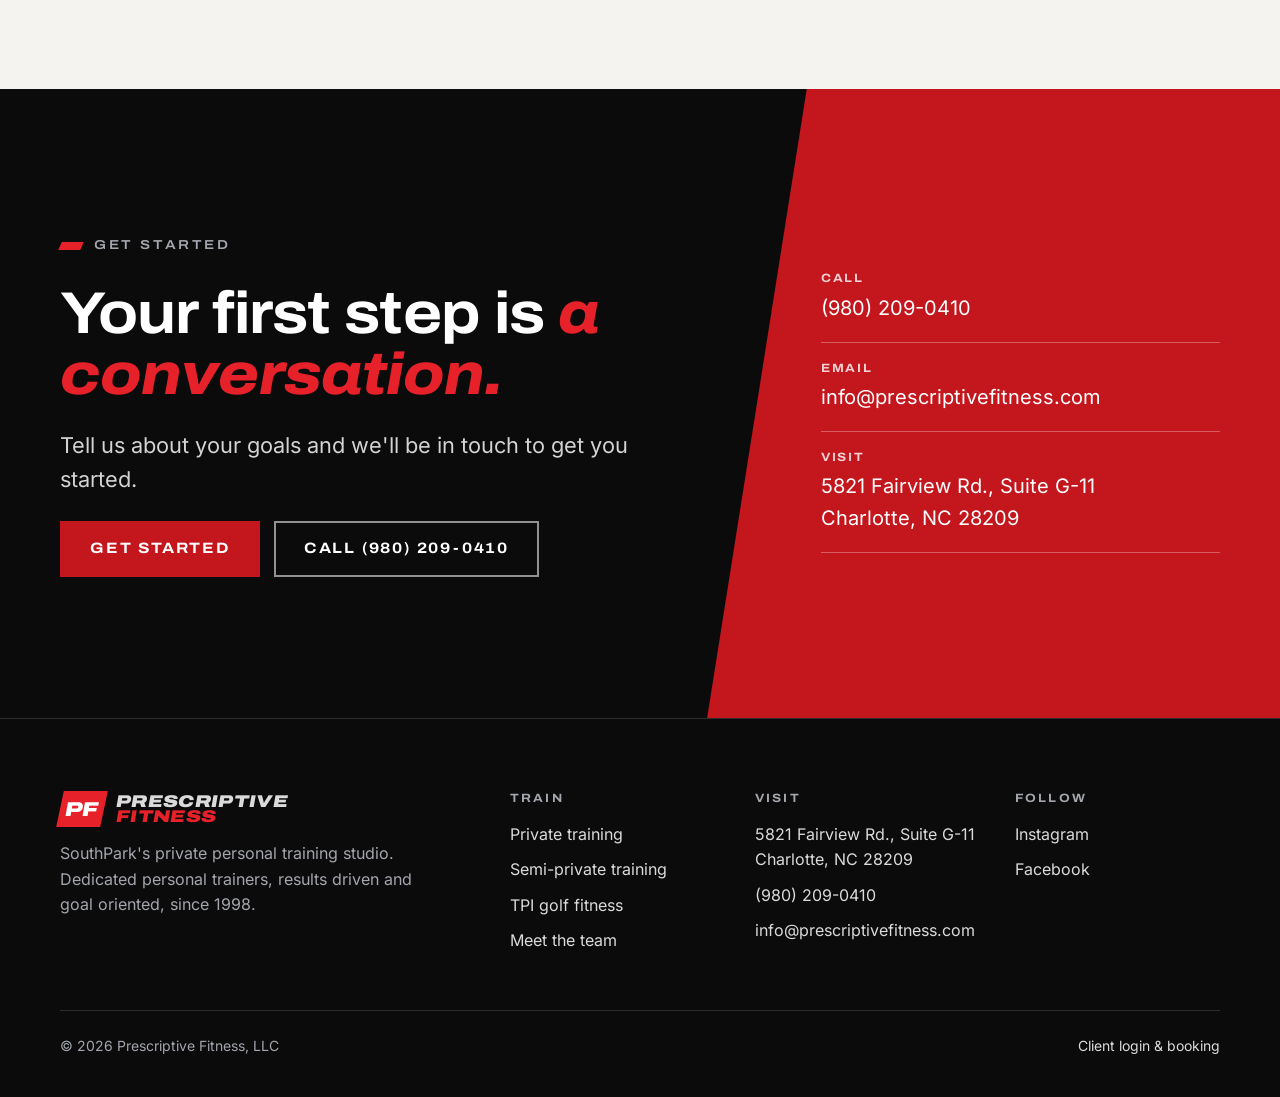
<file: meet-the-team/index.html>
<!doctype html>
<html lang="en"><head><meta charset="utf-8"><title>Moved · Prescriptive Fitness</title>
<link rel="canonical" href="https://prescriptivefitness.com/team.html"><meta name="robots" content="noindex">
<meta http-equiv="refresh" content="0; url=/team.html"><script>location.replace("/team.html"+location.hash);</script></head>
<body style="background:#0B0B0C;color:#fff;font-family:Arial,sans-serif;padding:24px">This page has moved. <a style="color:#FF3B42" href="/team.html">Continue to the new page</a>.</body></html>
</file>
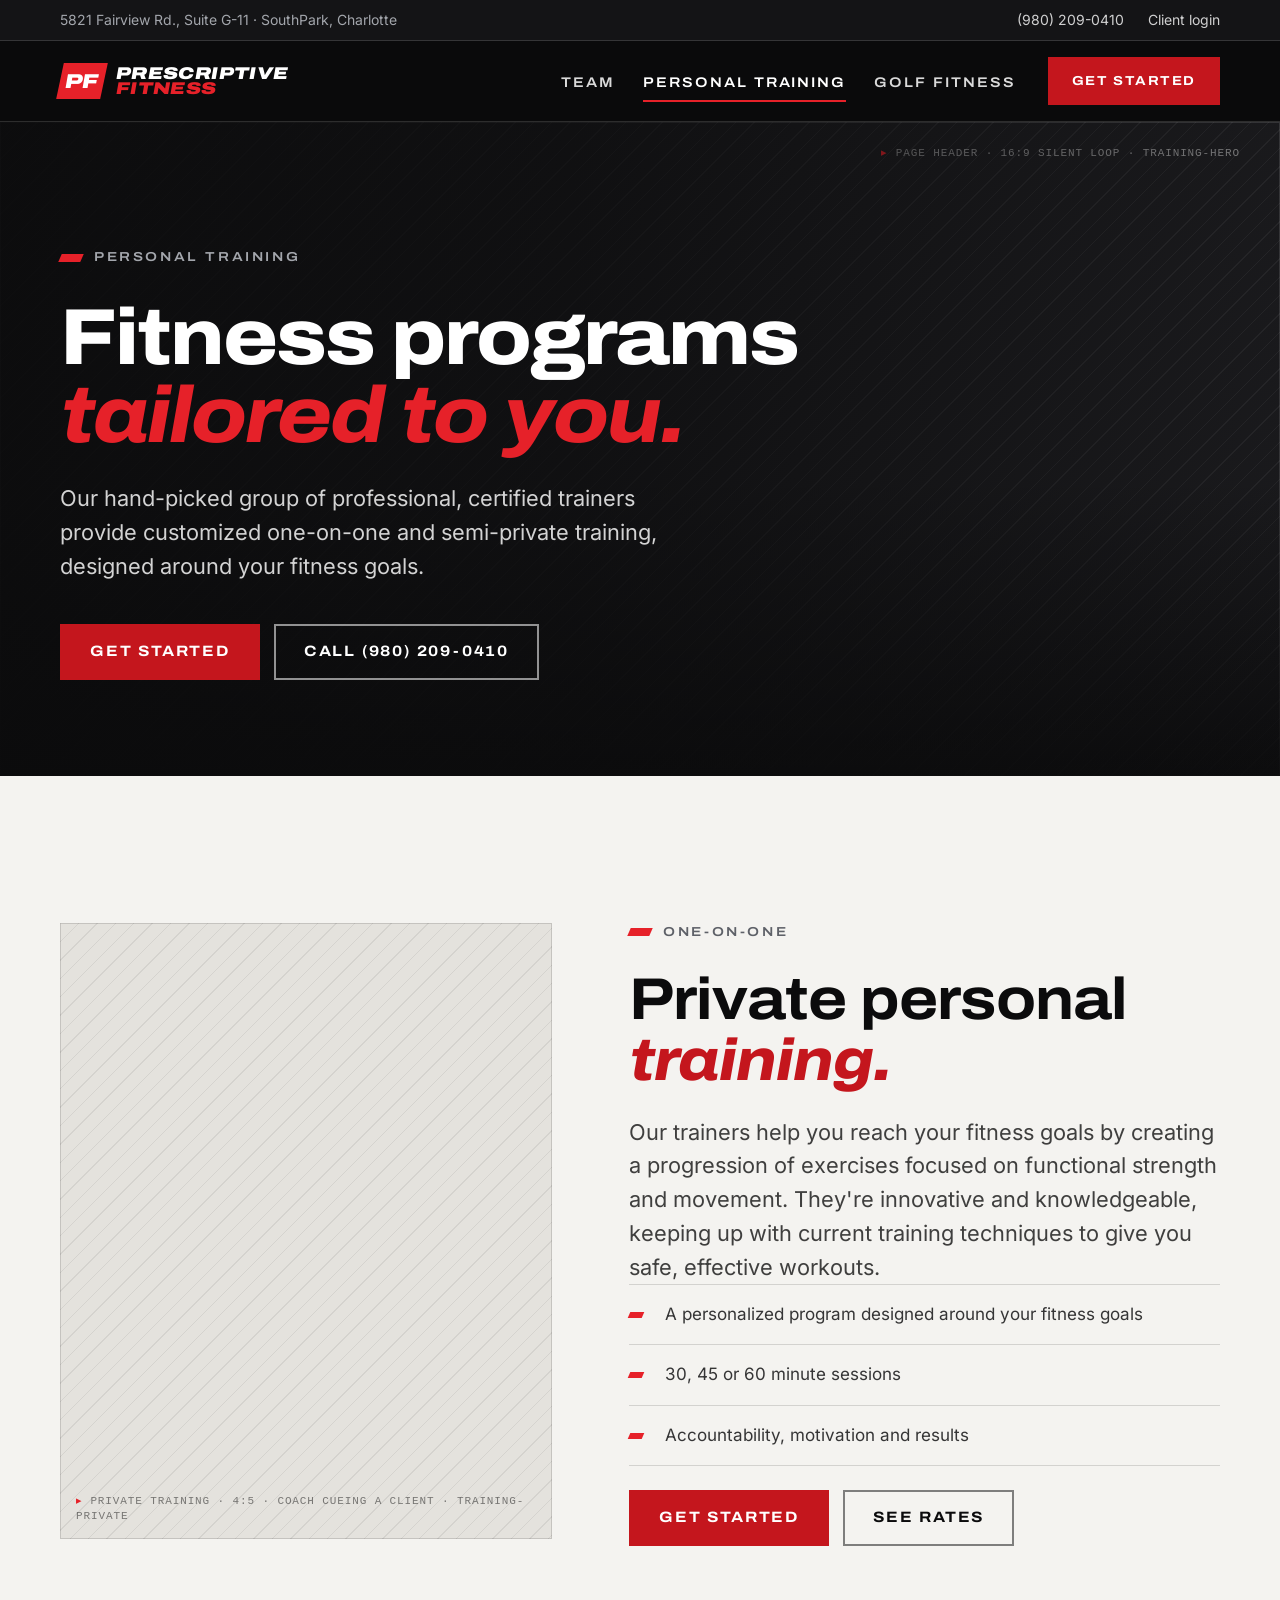
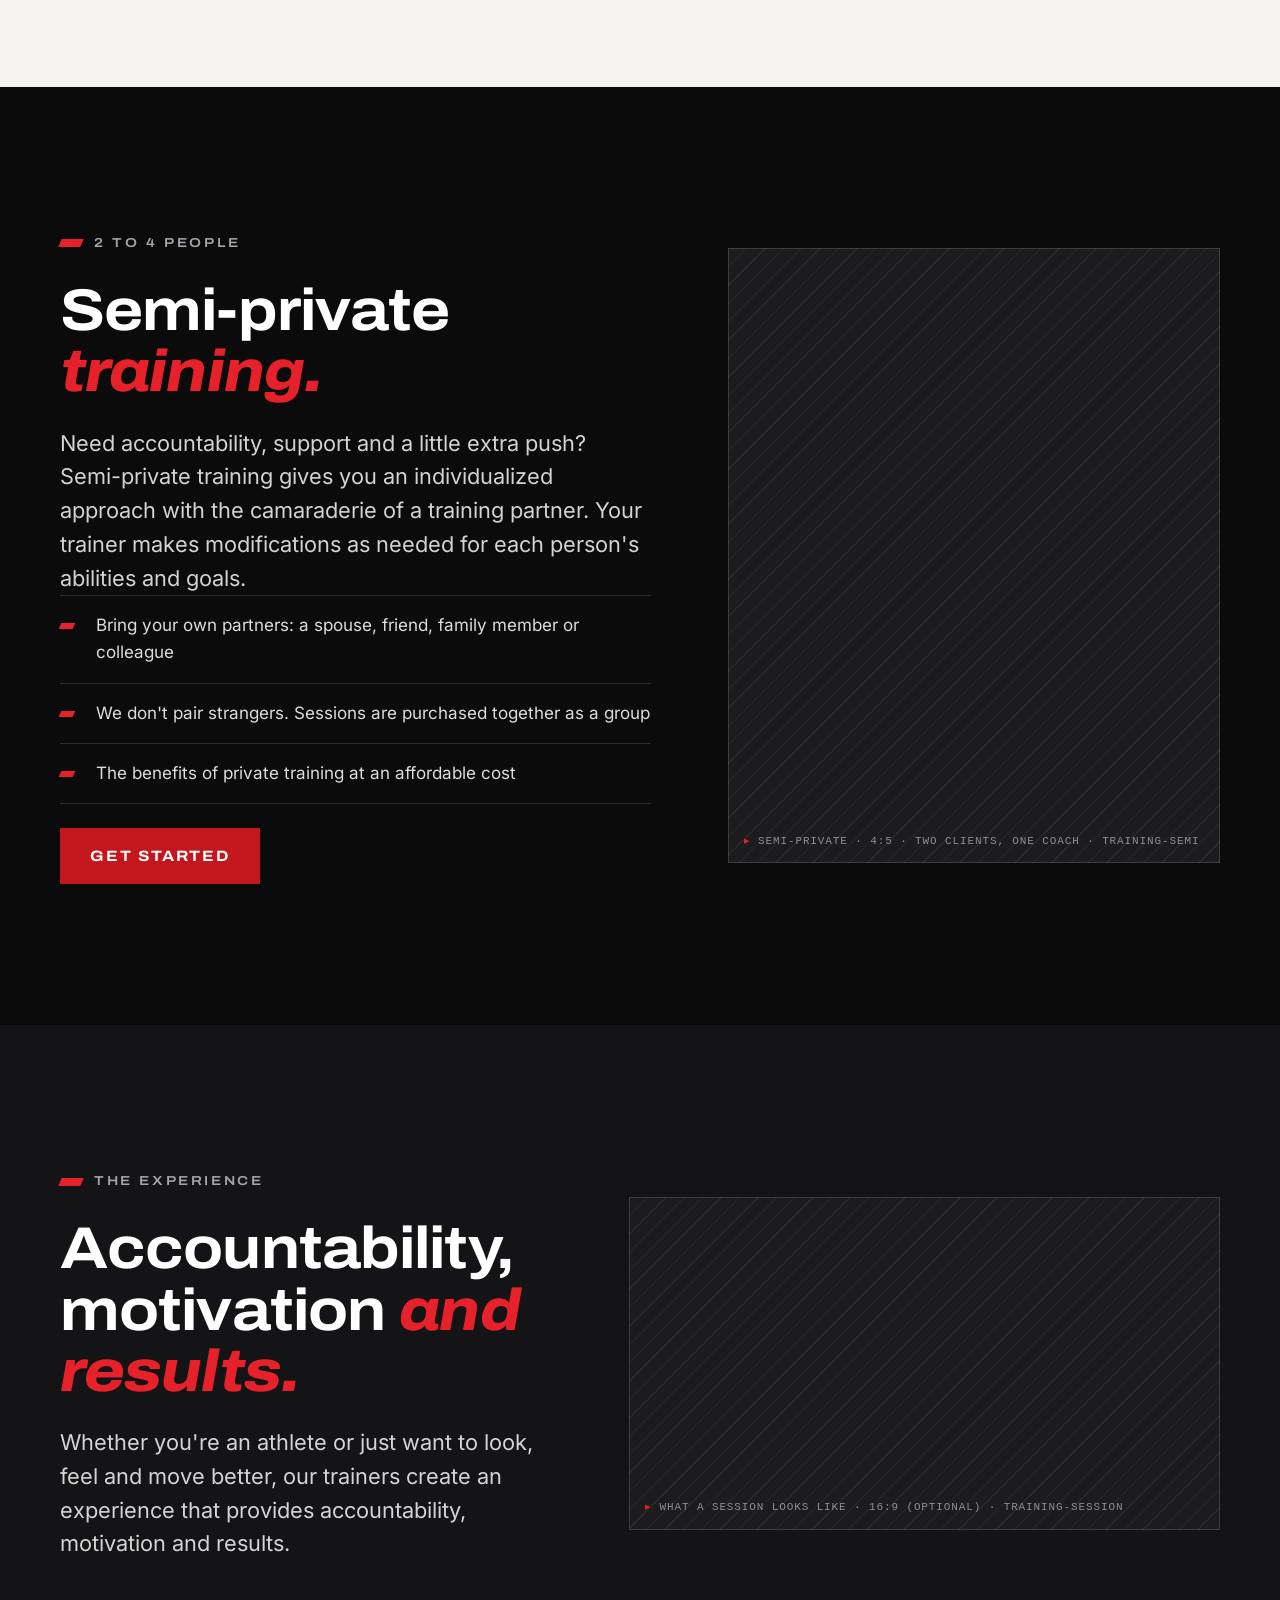
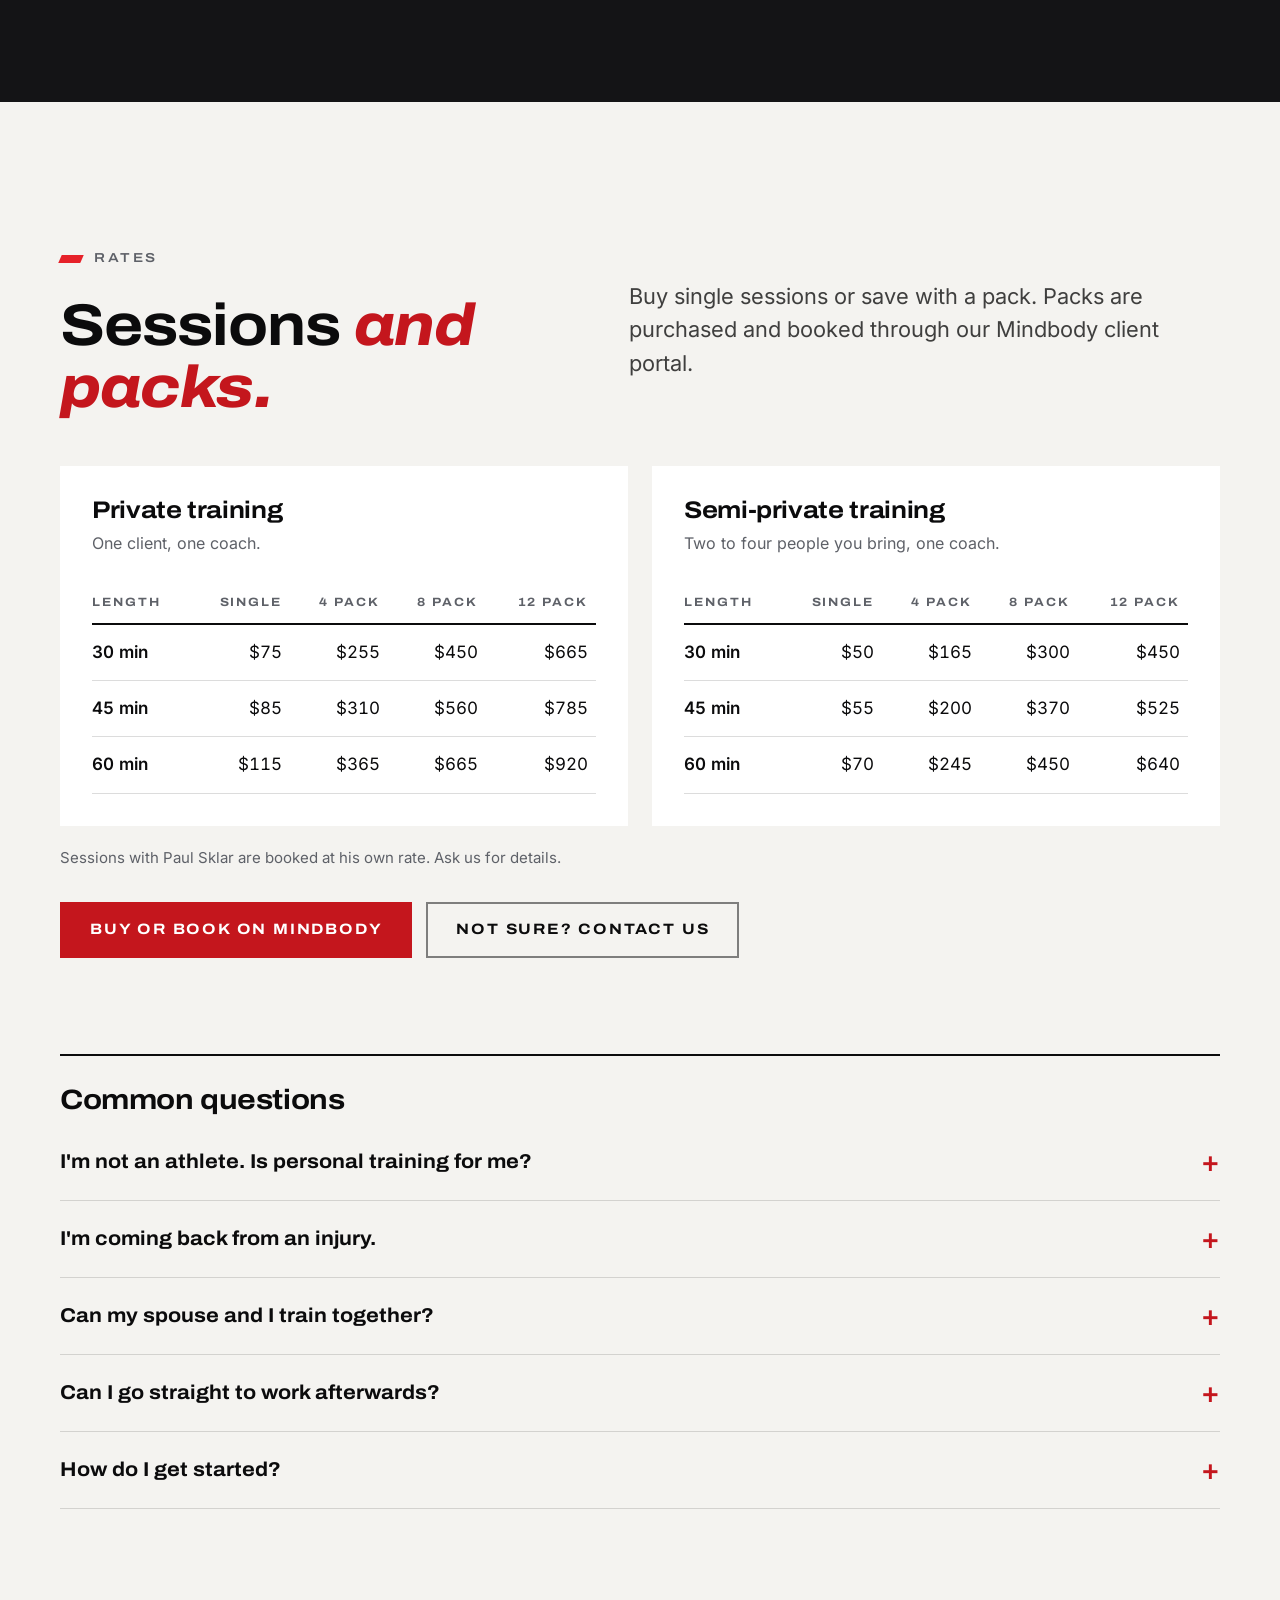
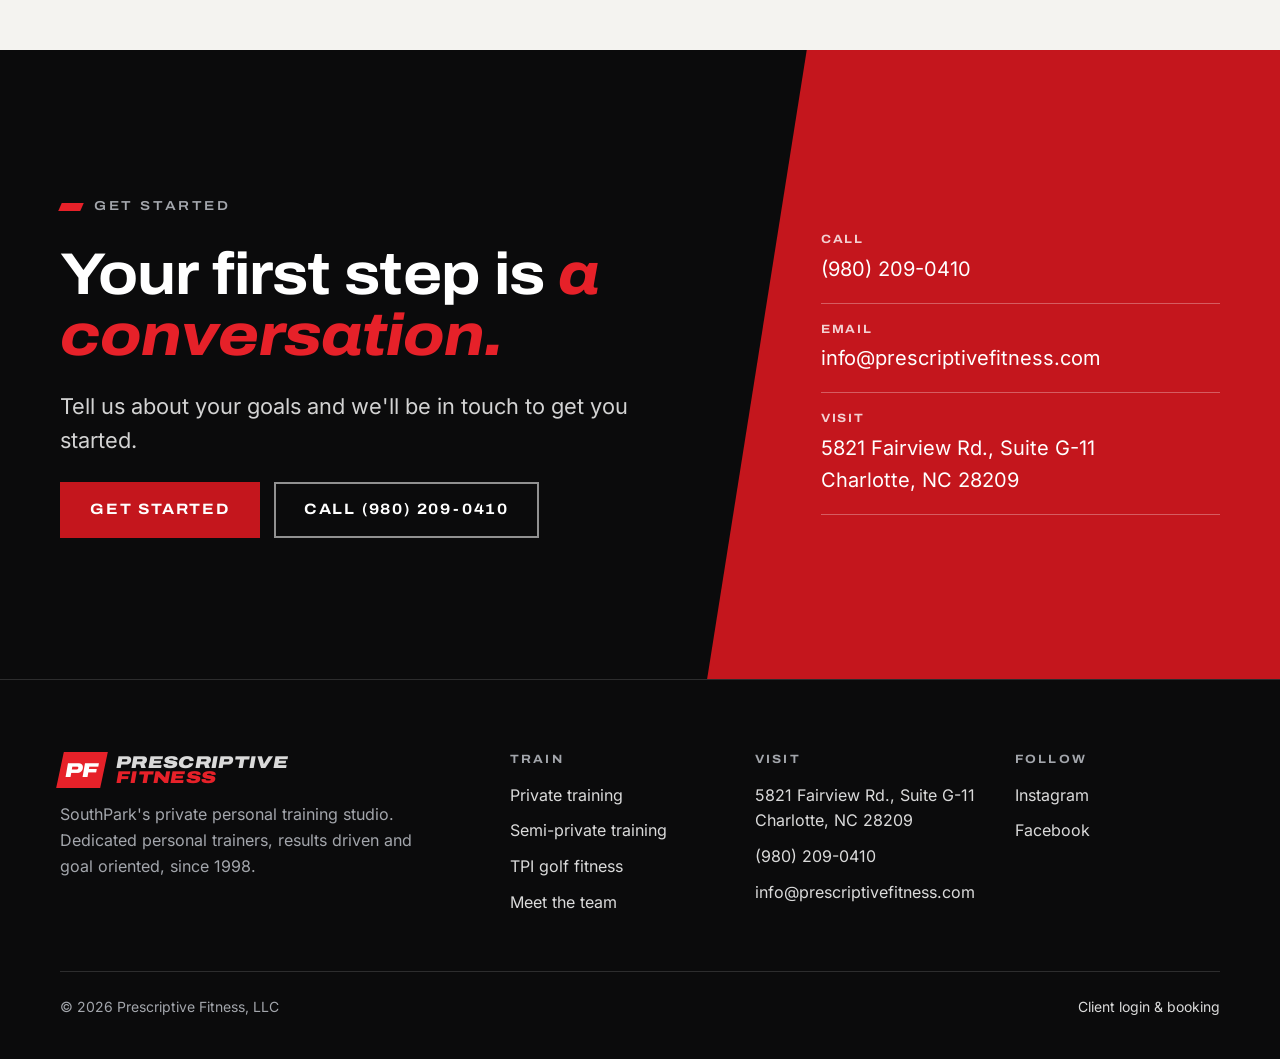
<file: personal-training/index.html>
<!doctype html>
<html lang="en"><head><meta charset="utf-8"><title>Moved · Prescriptive Fitness</title>
<link rel="canonical" href="https://prescriptivefitness.com/personal-training.html"><meta name="robots" content="noindex">
<meta http-equiv="refresh" content="0; url=/personal-training.html"><script>location.replace("/personal-training.html"+location.hash);</script></head>
<body style="background:#0B0B0C;color:#fff;font-family:Arial,sans-serif;padding:24px">This page has moved. <a style="color:#FF3B42" href="/personal-training.html">Continue to the new page</a>.</body></html>
</file>
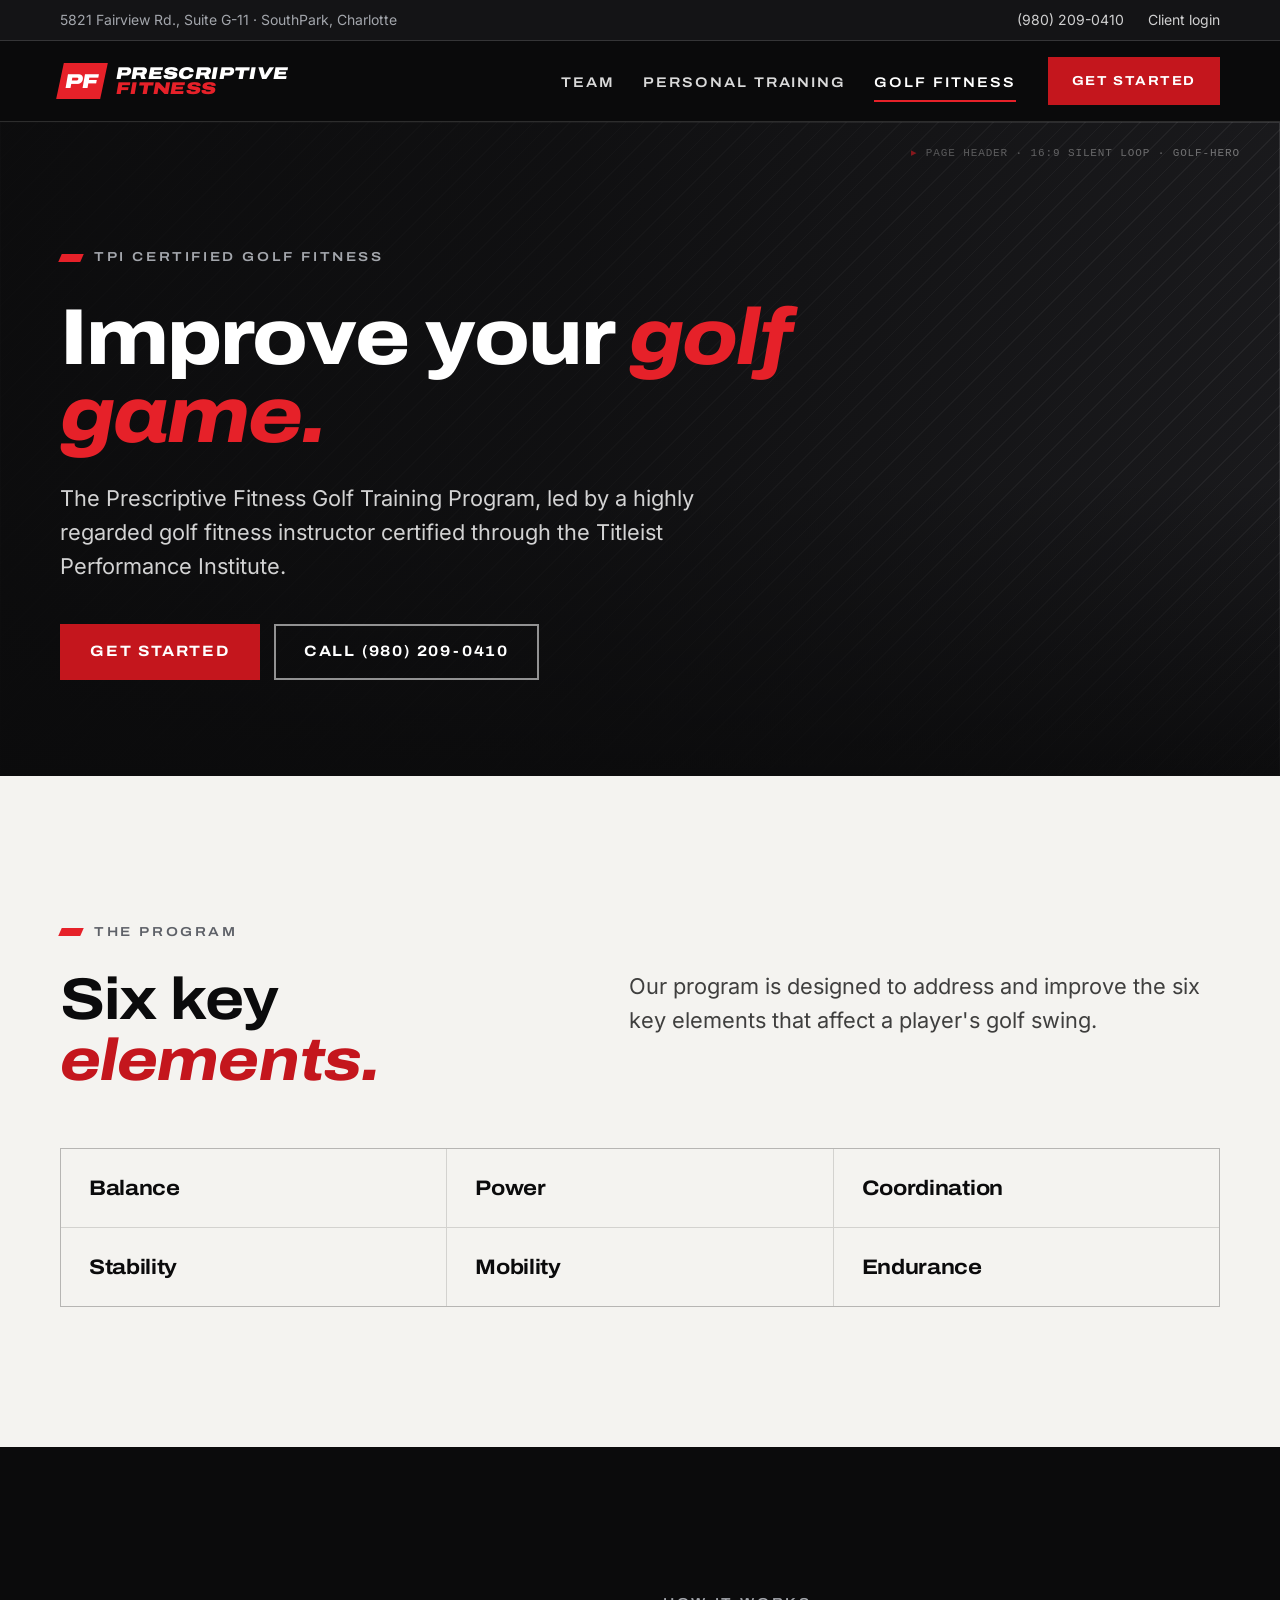
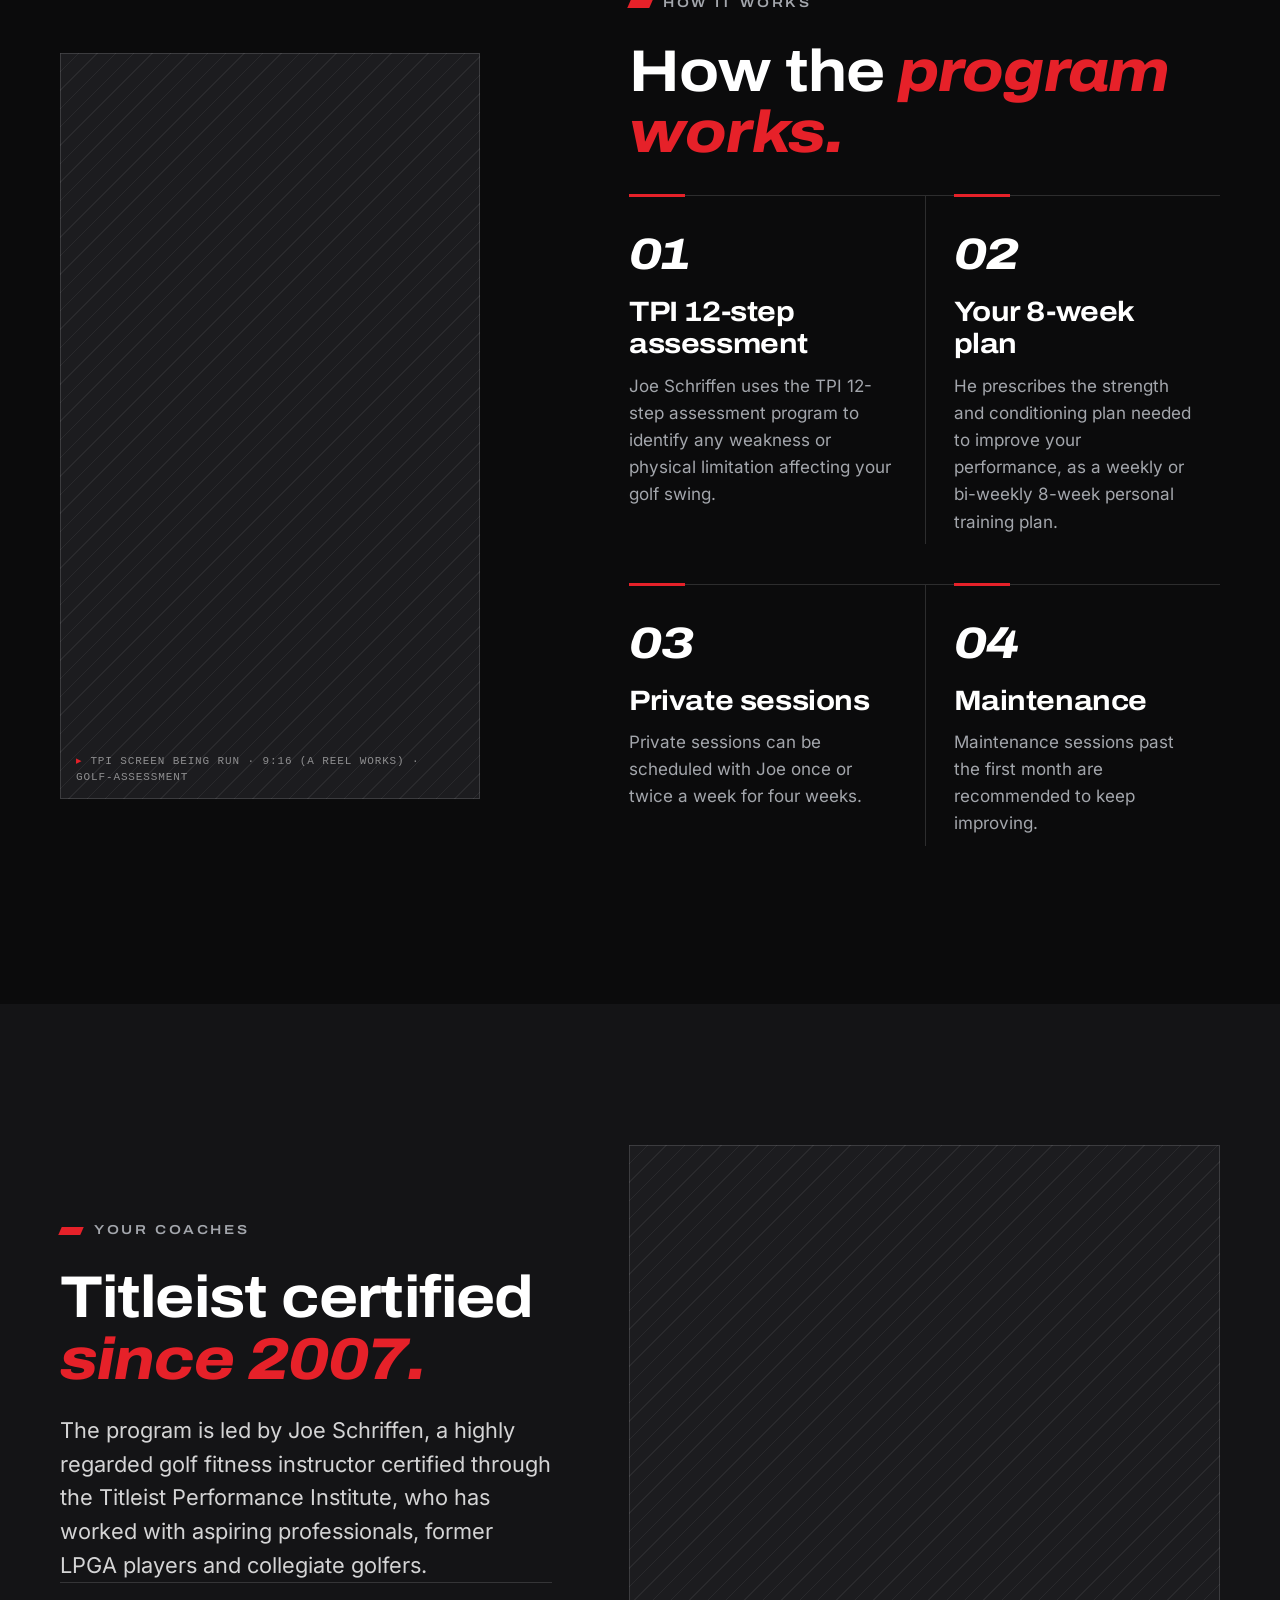
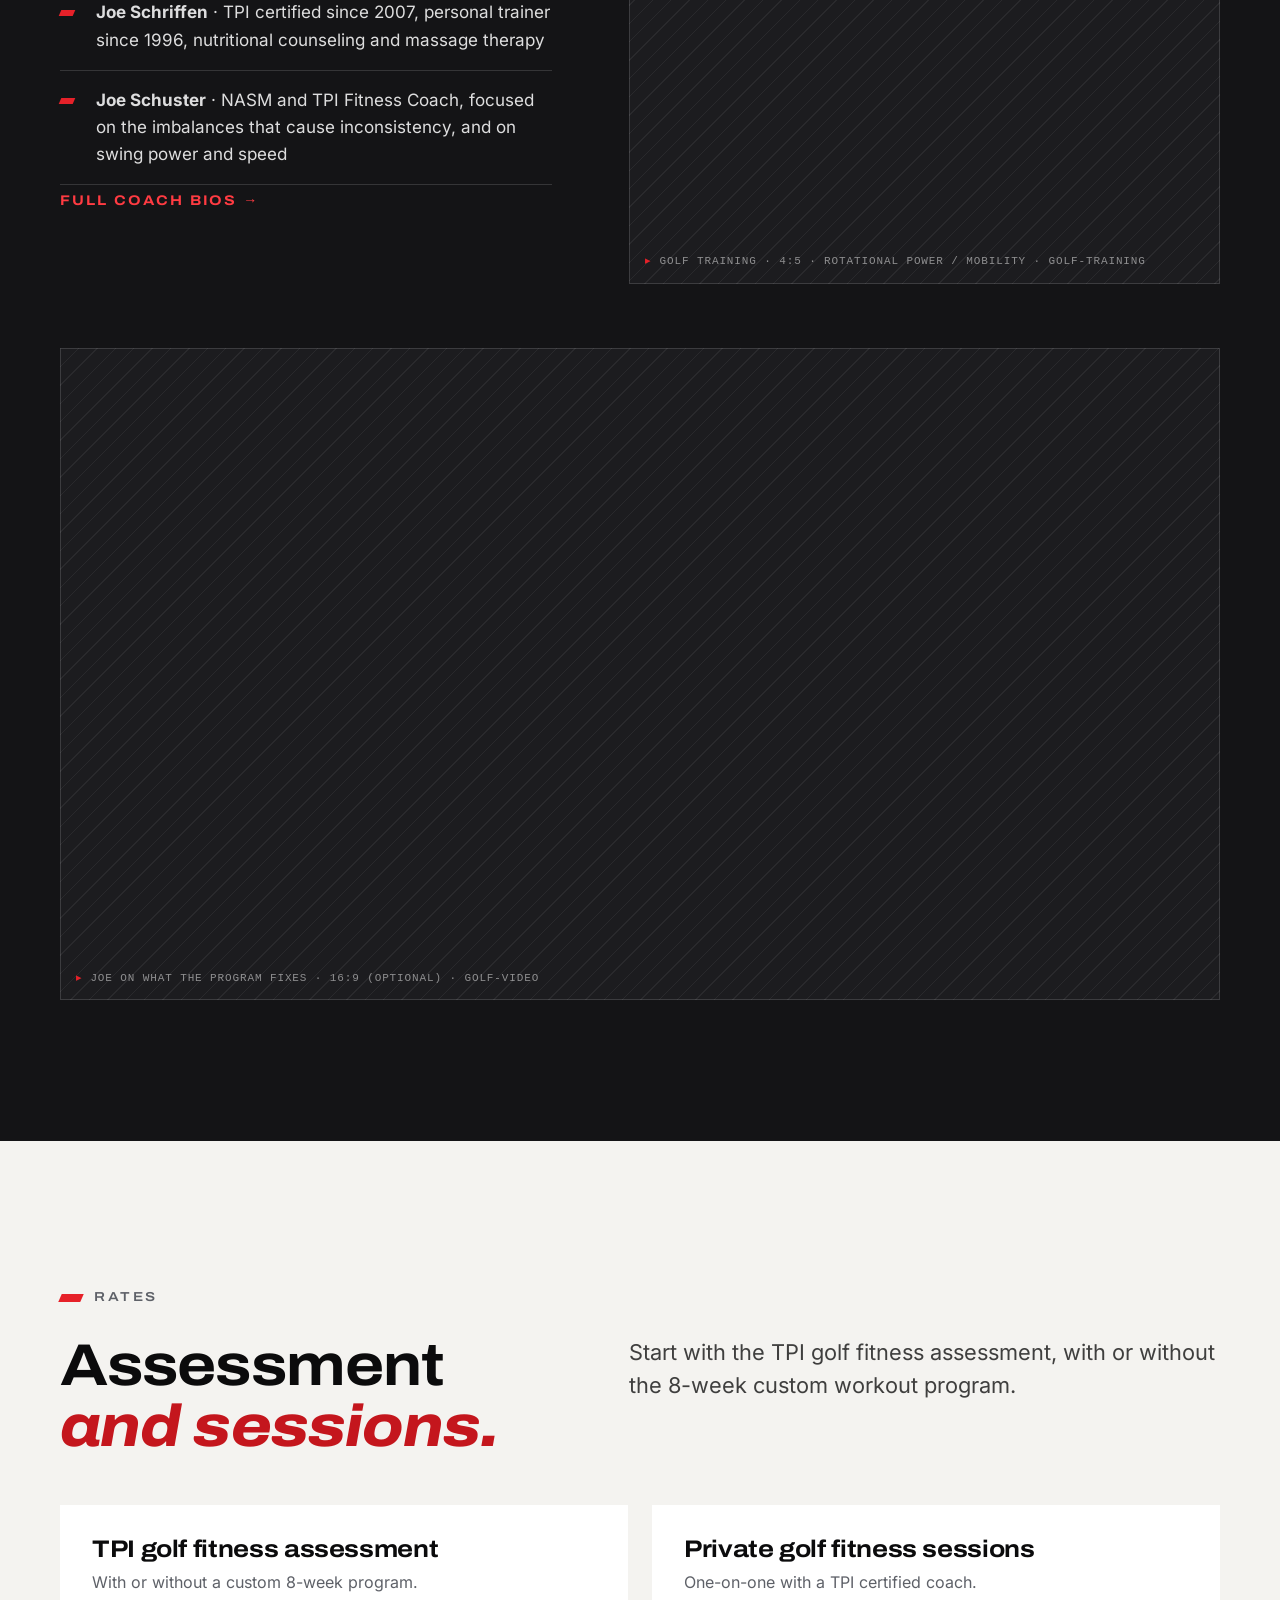
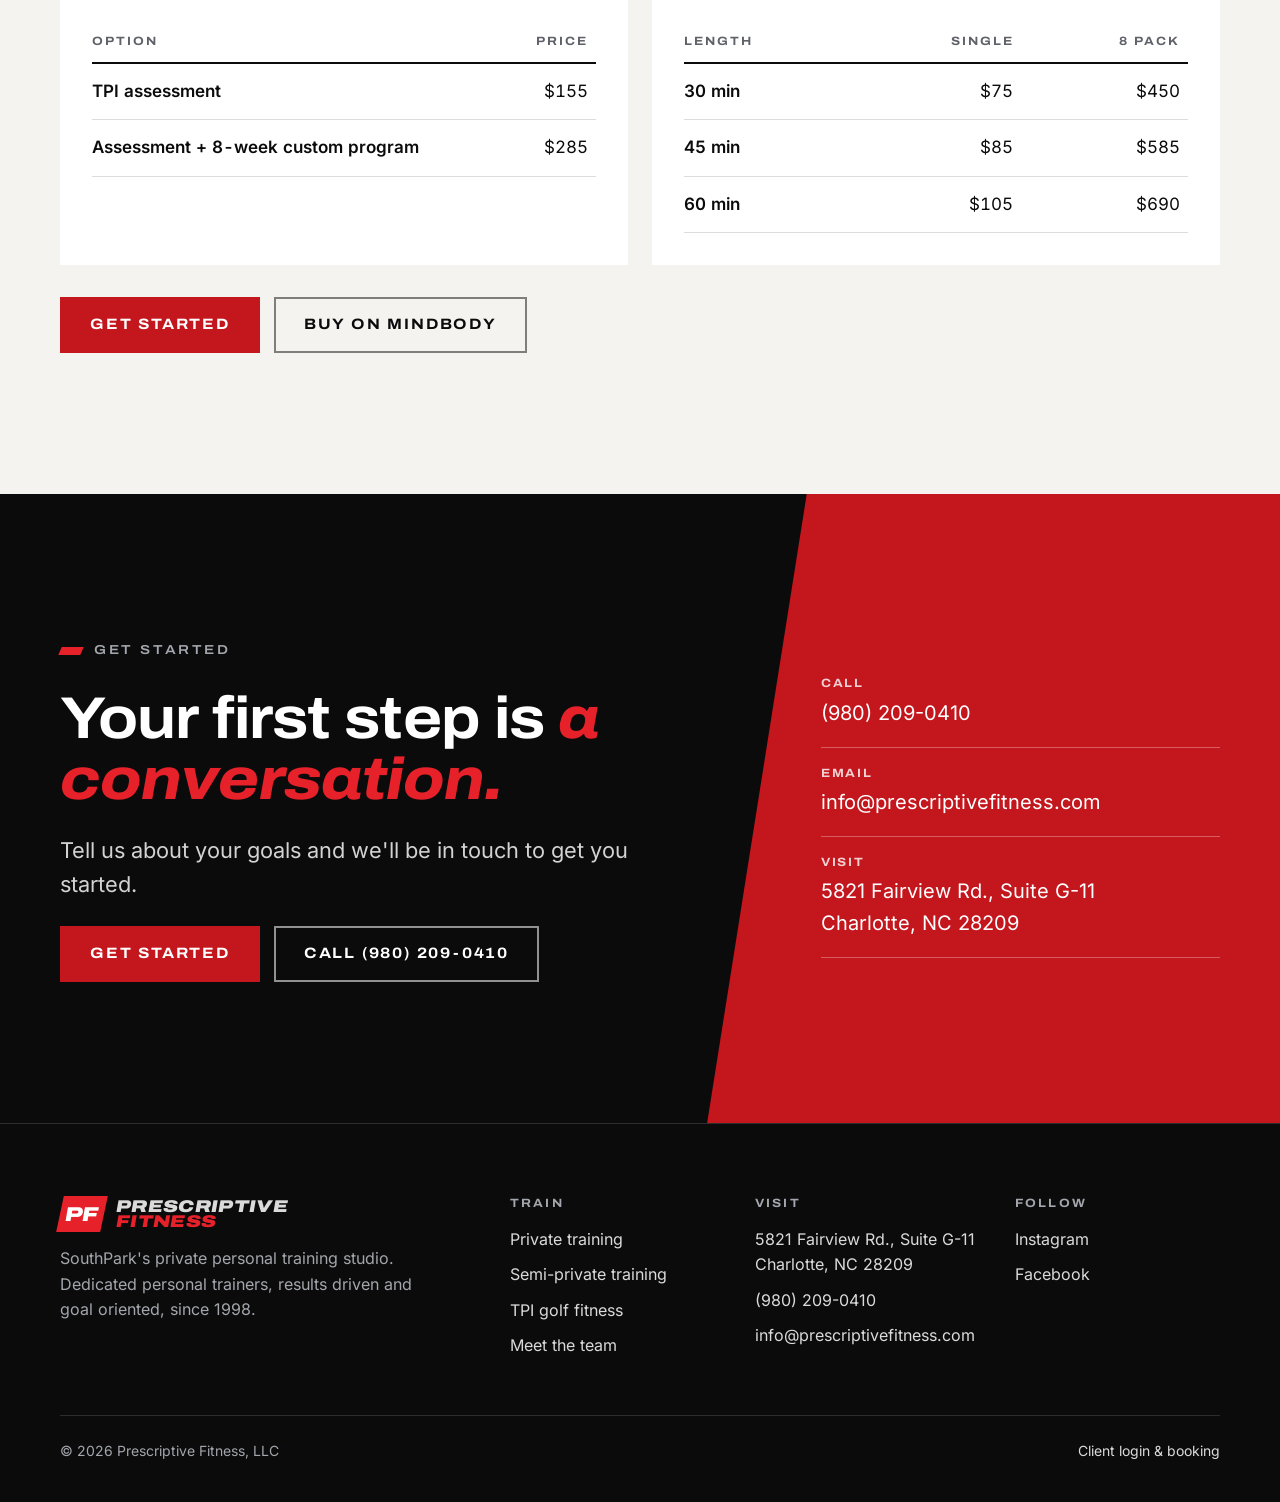
<file: tpi-certified-golf-training/index.html>
<!doctype html>
<html lang="en"><head><meta charset="utf-8"><title>Moved · Prescriptive Fitness</title>
<link rel="canonical" href="https://prescriptivefitness.com/golf.html"><meta name="robots" content="noindex">
<meta http-equiv="refresh" content="0; url=/golf.html"><script>location.replace("/golf.html"+location.hash);</script></head>
<body style="background:#0B0B0C;color:#fff;font-family:Arial,sans-serif;padding:24px">This page has moved. <a style="color:#FF3B42" href="/golf.html">Continue to the new page</a>.</body></html>
</file>
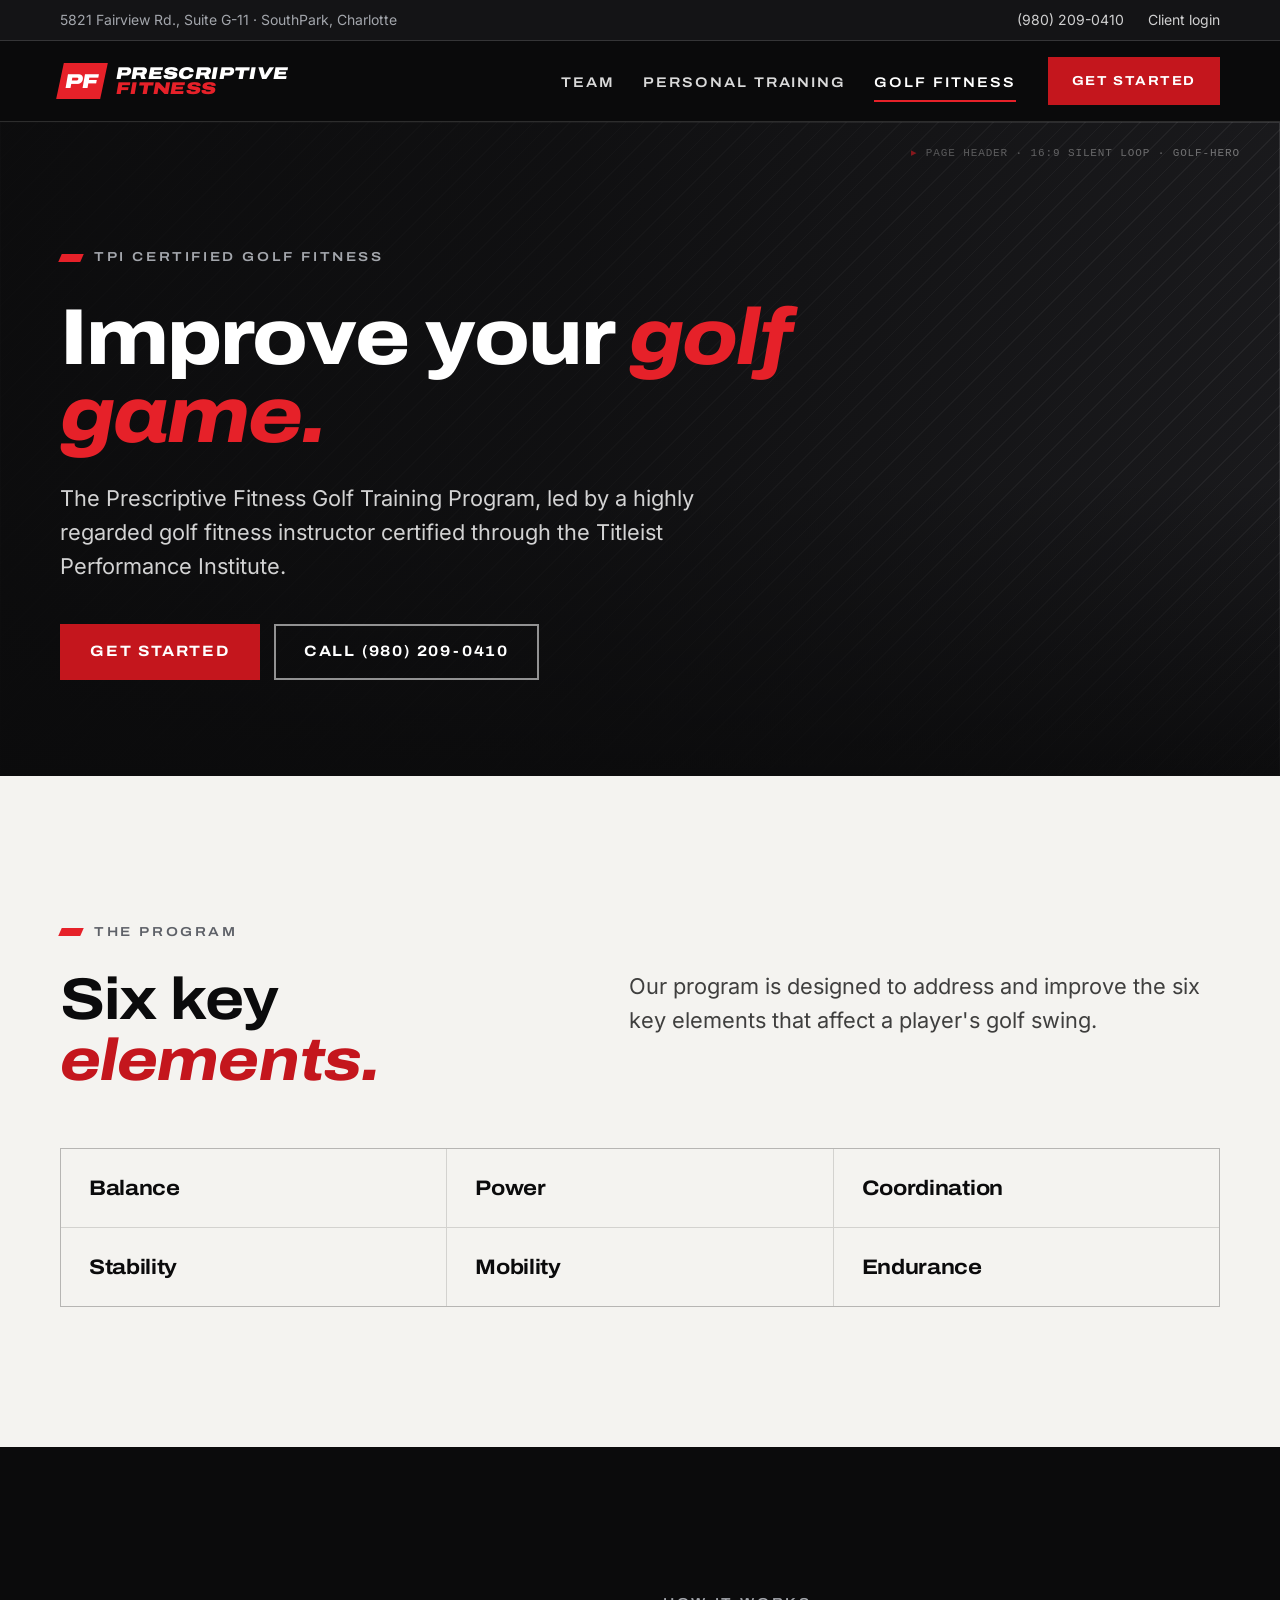
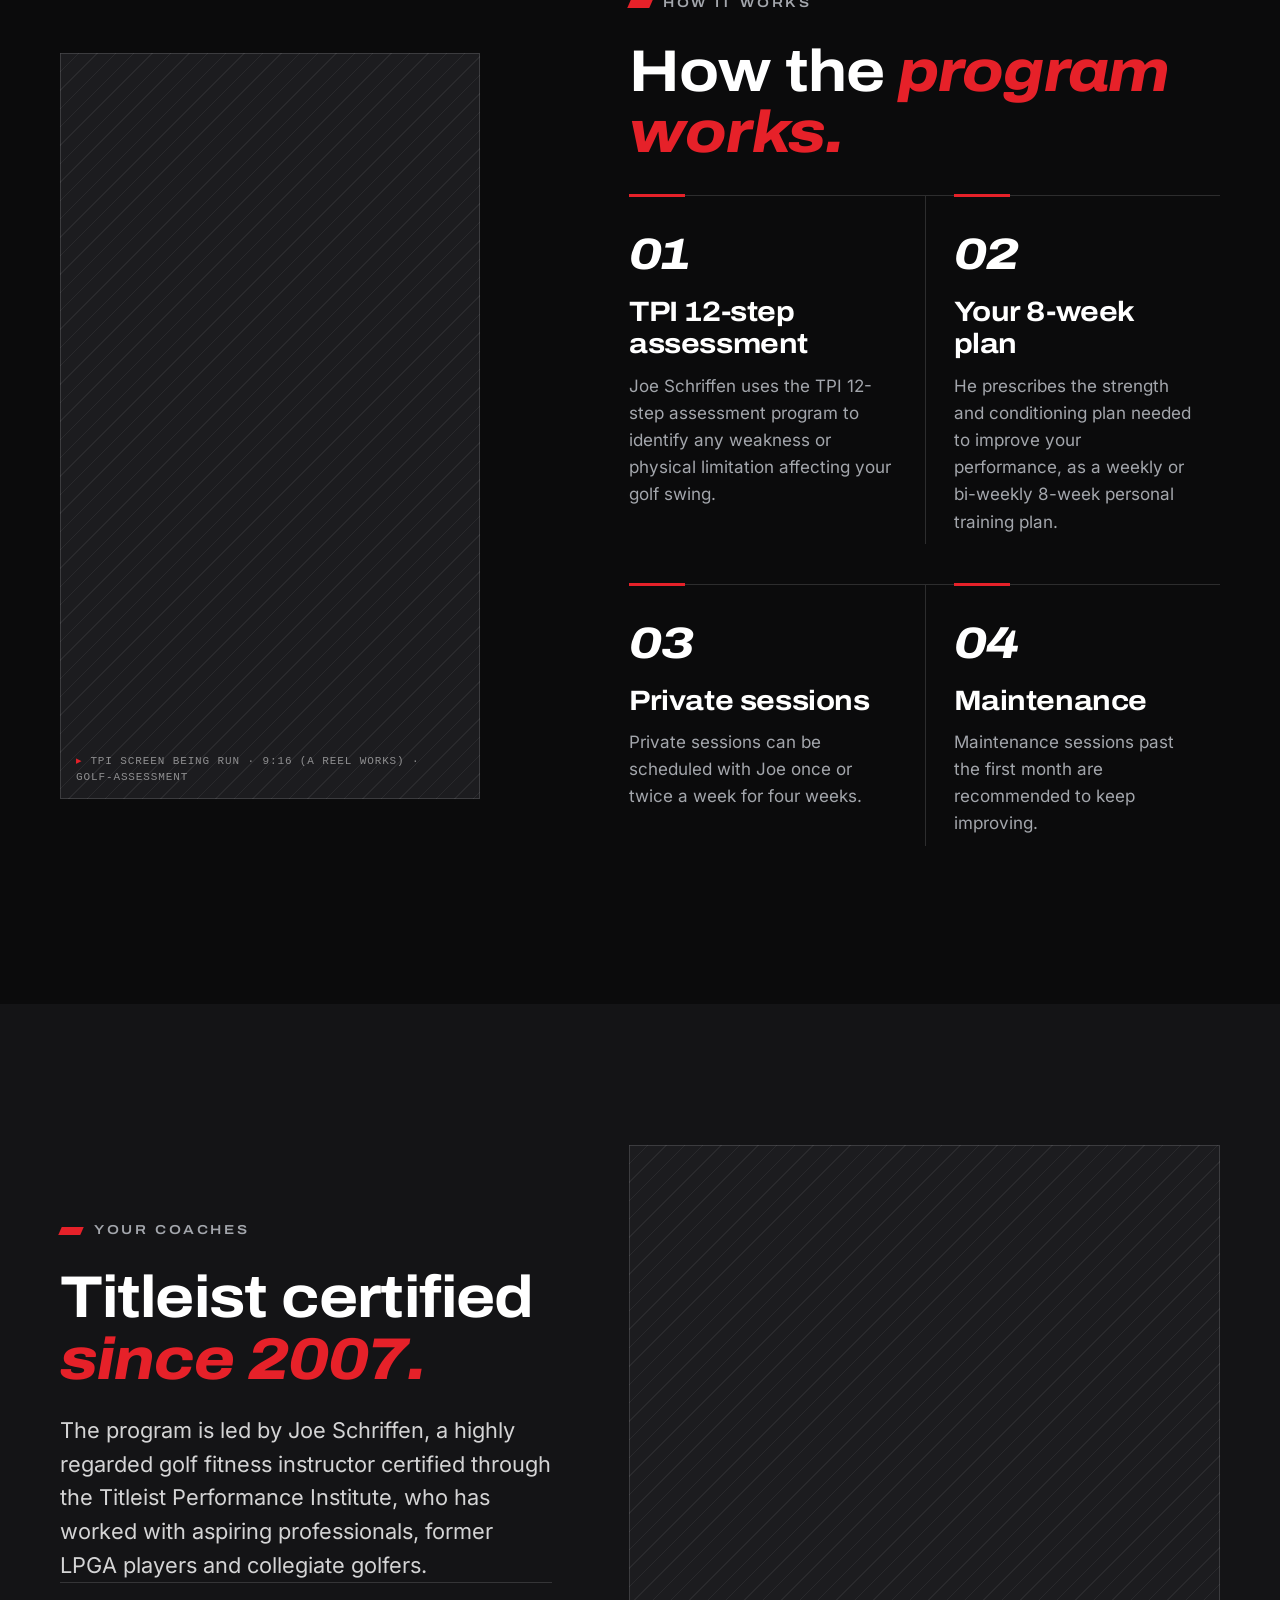
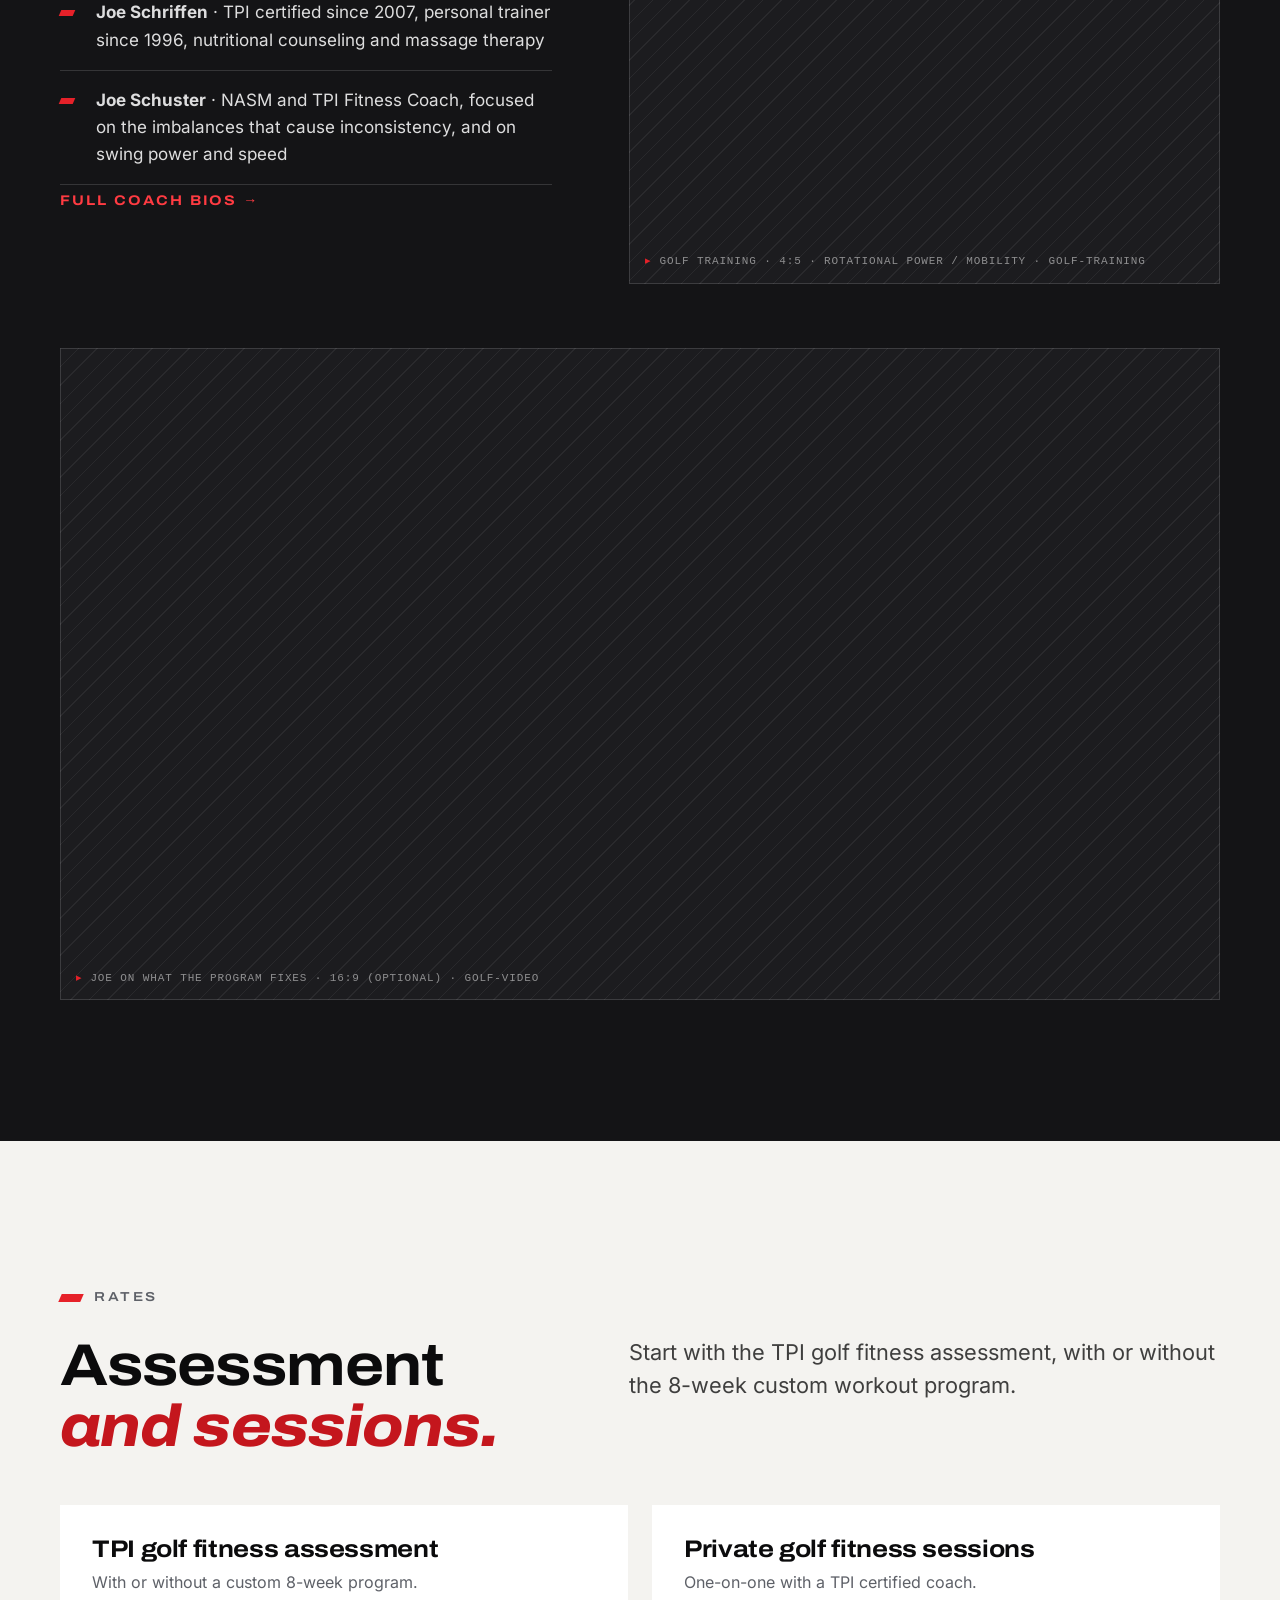
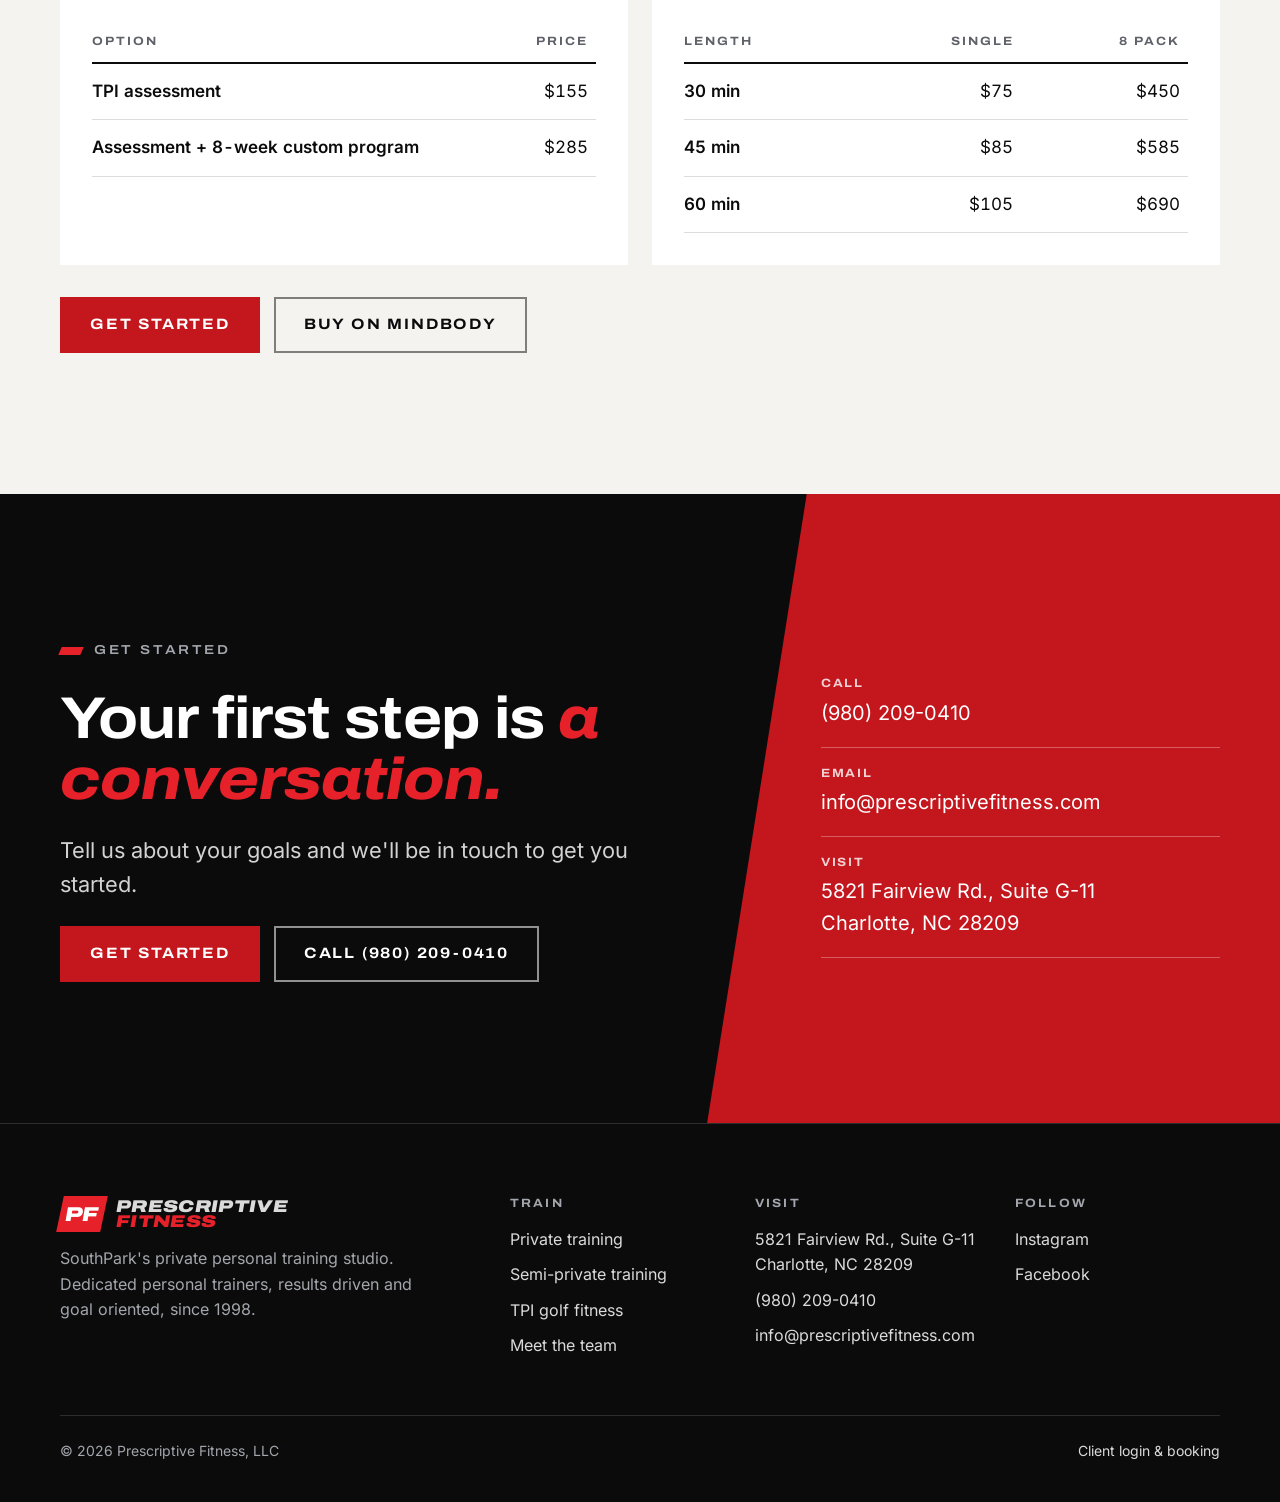
<file: golf.html>
<!doctype html>
<html lang="en" class="no-js">
<head>
<meta charset="utf-8">
<meta name="viewport" content="width=device-width, initial-scale=1">
<title>TPI Golf Fitness Training · Prescriptive Fitness, Charlotte</title>
<meta name="description" content="Titleist Performance Institute certified golf fitness in SouthPark, Charlotte. The TPI 12-step assessment and a custom 8-week program to improve balance, power, coordination, stability, mobility and endurance.">
<link rel="canonical" href="https://prescriptivefitness.com/golf.html">
<meta property="og:type" content="website">
<meta property="og:site_name" content="Prescriptive Fitness">
<meta property="og:title" content="TPI Golf Fitness Training · Prescriptive Fitness, Charlotte">
<meta property="og:description" content="Titleist Performance Institute certified golf fitness in SouthPark, Charlotte. The TPI 12-step assessment and a custom 8-week program to improve balance, power, coordination, stability, mobility and endurance.">
<meta property="og:url" content="https://prescriptivefitness.com/golf.html">
<meta property="og:image" content="https://prescriptivefitness.com/assets/img/og-cover.jpg">
<meta name="twitter:card" content="summary_large_image">
<meta name="theme-color" content="#0B0B0C">
<link rel="icon" href="favicon.svg" type="image/svg+xml">
<link rel="preload" href="assets/fonts/archivo-latin-wdth-normal.woff2" as="font" type="font/woff2" crossorigin><link rel="preload" href="assets/fonts/inter-latin-wght-normal.woff2" as="font" type="font/woff2" crossorigin>
<link rel="stylesheet" href="assets/css/site.css">
</head>
<body>
<a class="skip" href="#main">Skip to content</a>
<div class="topbar"><div class="wrap">
  <span class="topbar__left muted">5821 Fairview Rd., Suite G-11 · SouthPark, Charlotte</span>
  <span class="topbar__right"><a href="tel:+19802090410">(980) 209-0410</a><a href="https://clients.mindbodyonline.com/classic/ws?studioid=299958" rel="noopener">Client login</a></span>
</div></div>
<header class="header"><div class="wrap">
  <a class="brand" href="index.html" aria-label="Prescriptive Fitness home"><span class="wordmark" data-logo><span class="wordmark__pf"><span>PF</span></span><span class="wordmark__text"><span>Prescriptive</span><b>Fitness</b></span></span></a>
  <nav class="nav" aria-label="Main">
    <button class="nav__toggle" type="button" aria-expanded="false" aria-controls="nav-menu">Menu</button>
    <ul class="nav__links" id="nav-menu">
      <li><a href="team.html">Team</a></li>
      <li><a href="personal-training.html">Personal Training</a></li>
      <li><a href="golf.html" aria-current="page">Golf Fitness</a></li>
      <li class="nav__mobile-only"><a href="start.html">Get started</a></li>
    </ul>
    <a class="btn" href="start.html">Get started</a>
  </nav>
</div></header>
<main id="main">

<section class="hero hero--page">
  <div class="hero__media"><div class="slot slot--16x9" data-media="golf-hero" data-label="Page header · 16:9 silent loop" data-loop></div></div>
  <div class="wrap"><div class="hero__copy">
    <span class="label">TPI certified golf fitness</span>
    <h1 class="h1">Improve your <em class="hl">golf game.</em></h1>
    <p class="lede">The Prescriptive Fitness Golf Training Program, led by a highly regarded golf fitness instructor certified through the Titleist Performance Institute.</p>
    <div class="btn-row"><a class="btn" href="start.html?interest=golf">Get started</a><a class="btn btn--ghost" href="tel:+19802090410">Call (980) 209-0410</a></div>
  </div></div>
</section>

<section class="section chalk" aria-labelledby="six-h">
  <div class="wrap">
    <div class="split split--center">
      <div class="stack reveal"><span class="label">The program</span><h2 class="h2" id="six-h">Six key <em class="hl">elements.</em></h2></div>
      <p class="lede reveal">Our program is designed to address and improve the six key elements that affect a player's golf swing.</p>
    </div>
    <div class="goals">
      <div class="goal reveal"><h3>Balance</h3></div>
      <div class="goal reveal"><h3>Power</h3></div>
      <div class="goal reveal"><h3>Coordination</h3></div>
      <div class="goal reveal"><h3>Stability</h3></div>
      <div class="goal reveal"><h3>Mobility</h3></div>
      <div class="goal reveal"><h3>Endurance</h3></div>
    </div>
  </div>
</section>

<section class="section" aria-labelledby="how-h">
  <div class="wrap split split--center">
    <div class="reveal slot-tall-wrap" style="max-width:420px"><div class="slot slot--9x16" data-media="golf-assessment" data-label="TPI screen being run · 9:16 (a reel works)"></div></div>
    <div class="stack reveal">
      <span class="label">How it works</span>
      <h2 class="h2" id="how-h">How the <em class="hl">program works.</em></h2>
      <ol class="rx rx--2" style="list-style:none;padding:0;margin-top:32px">
        <li class="rx__step"><span class="rx__tag">01</span><h3 class="h3">TPI 12-step assessment</h3><p>Joe Schriffen uses the TPI 12-step assessment program to identify any weakness or physical limitation affecting your golf swing.</p></li>
        <li class="rx__step"><span class="rx__tag">02</span><h3 class="h3">Your 8-week plan</h3><p>He prescribes the strength and conditioning plan needed to improve your performance, as a weekly or bi-weekly 8-week personal training plan.</p></li>
        <li class="rx__step"><span class="rx__tag">03</span><h3 class="h3">Private sessions</h3><p>Private sessions can be scheduled with Joe once or twice a week for four weeks.</p></li>
        <li class="rx__step"><span class="rx__tag">04</span><h3 class="h3">Maintenance</h3><p>Maintenance sessions past the first month are recommended to keep improving.</p></li>
      </ol>
    </div>
  </div>
</section>

<section class="section black-2" aria-labelledby="gcoach-h">
  <div class="wrap">
    <div class="split split--center">
      <div class="stack reveal">
        <span class="label">Your coaches</span>
        <h2 class="h2" id="gcoach-h">Titleist certified <em class="hl">since 2007.</em></h2>
        <p class="lede">The program is led by Joe Schriffen, a highly regarded golf fitness instructor certified through the Titleist Performance Institute, who has worked with aspiring professionals, former LPGA players and collegiate golfers.</p>
        <ul class="facts">
          <li><span><strong>Joe Schriffen</strong> · TPI certified since 2007, personal trainer since 1996, nutritional counseling and massage therapy</span></li>
          <li><span><strong>Joe Schuster</strong> · NASM and TPI Fitness Coach, focused on the imbalances that cause inconsistency, and on swing power and speed</span></li>
        </ul>
        <a class="link-arrow" href="team.html">Full coach bios</a>
      </div>
      <div class="stack reveal">
        <div class="slot slot--4x5" data-media="golf-training" data-label="Golf training · 4:5 · rotational power / mobility" data-alt="Golf fitness training"></div>
      </div>
    </div>
    <div style="margin-top:64px" class="reveal"><div class="slot slot--16x9" data-media="golf-video" data-label="Joe on what the program fixes · 16:9 (optional)"></div></div>
  </div>
</section>

<section class="section chalk" id="rates" aria-labelledby="grates-h">
  <div class="wrap">
    <div class="split split--center">
      <div class="stack reveal"><span class="label">Rates</span><h2 class="h2" id="grates-h">Assessment <em class="hl">and sessions.</em></h2></div>
      <p class="lede reveal">Start with the TPI golf fitness assessment, with or without the 8-week custom workout program.</p>
    </div>
    <div class="price-grid">
      <div class="price reveal">
        <h3>TPI golf fitness assessment</h3>
        <p class="muted">With or without a custom 8-week program.</p>
        <table class="ptable"><thead><tr><th scope="col">Option</th><th scope="col">Price</th></tr></thead><tbody><tr><td>TPI assessment</td><td>$155</td></tr><tr><td>Assessment + 8-week custom program</td><td>$285</td></tr></tbody></table>
      </div>
      <div class="price reveal">
        <h3>Private golf fitness sessions</h3>
        <p class="muted">One-on-one with a TPI certified coach.</p>
        <table class="ptable"><thead><tr><th scope="col">Length</th><th scope="col">Single</th><th scope="col">8 pack</th></tr></thead><tbody><tr><td>30 min</td><td>$75</td><td>$450</td></tr><tr><td>45 min</td><td>$85</td><td>$585</td></tr><tr><td>60 min</td><td>$105</td><td>$690</td></tr></tbody></table>
      </div>
    </div>
    <div class="btn-row" style="margin-top:32px"><a class="btn" href="start.html?interest=golf">Get started</a><a class="btn btn--ghost" href="https://clients.mindbodyonline.com/classic/ws?studioid=299958" rel="noopener">Buy on Mindbody</a></div>
  </div>
</section>

<section class="section cta" aria-labelledby="cta-h">
  <div class="wrap">
    <div class="stack reveal">
      <span class="label">Get started</span>
      <h2 class="h2" id="cta-h">Your first step is <em class="hl">a conversation.</em></h2>
      <p class="lede">Tell us about your goals and we'll be in touch to get you started.</p>
      <div class="btn-row"><a class="btn" href="start.html?interest=golf">Get started</a><a class="btn btn--ghost" href="tel:+19802090410">Call (980) 209-0410</a></div>
    </div>
    <div class="cta__side reveal">
      <ul class="contact-list">
        <li><span class="k">Call</span><a href="tel:+19802090410">(980) 209-0410</a></li>
        <li><span class="k">Email</span><a href="mailto:info@prescriptivefitness.com">info@prescriptivefitness.com</a></li>
        <li><span class="k">Visit</span><a href="https://www.google.com/maps/search/?api=1&query=Prescriptive+Fitness+5821+Fairview+Rd+Suite+G-11+Charlotte+NC+28209" rel="noopener">5821 Fairview Rd., Suite G-11<br>Charlotte, NC 28209</a></li>
      </ul>
    </div>
  </div>
</section>
</main>
<footer class="footer">
  <div class="wrap">
    <div class="footer__grid">
      <div class="stack-sm">
        <a class="brand" href="index.html" aria-label="Prescriptive Fitness home"><span class="wordmark" data-logo><span class="wordmark__pf"><span>PF</span></span><span class="wordmark__text"><span>Prescriptive</span><b>Fitness</b></span></span></a>
        <p class="muted" style="max-width:360px">SouthPark's private personal training studio. Dedicated personal trainers, results driven and goal oriented, since 1998.</p>
      </div>
      <div>
        <h4>Train</h4>
        <ul>
          <li><a href="personal-training.html">Private training</a></li>
          <li><a href="personal-training.html#semi">Semi-private training</a></li>
          <li><a href="golf.html">TPI golf fitness</a></li>
          <li><a href="team.html">Meet the team</a></li>
        </ul>
      </div>
      <div>
        <h4>Visit</h4>
        <ul>
          <li><a href="https://www.google.com/maps/search/?api=1&query=Prescriptive+Fitness+5821+Fairview+Rd+Suite+G-11+Charlotte+NC+28209" rel="noopener">5821 Fairview Rd., Suite G-11<br>Charlotte, NC 28209</a></li>
          <li><a href="tel:+19802090410">(980) 209-0410</a></li>
          <li><a href="mailto:info@prescriptivefitness.com">info@prescriptivefitness.com</a></li>
        </ul>
      </div>
      <div>
        <h4>Follow</h4>
        <ul>
          <li><a href="https://www.instagram.com/prescriptive.fitness/" rel="noopener">Instagram</a></li>
          <li><a href="https://www.facebook.com/PrescriptiveFitness/" rel="noopener">Facebook</a></li>
        </ul>
      </div>
    </div>
    <div class="footer__base">
      <span>© <span data-year>2026</span> Prescriptive Fitness, LLC</span>
      <span><a href="https://clients.mindbodyonline.com/classic/ws?studioid=299958" rel="noopener">Client login &amp; booking</a></span>
    </div>
  </div>
</footer>
<div class="mbar" role="region" aria-label="Quick actions">
  <a class="btn btn--ghost" href="tel:+19802090410">Call</a>
  <a class="btn" href="start.html">Get started</a>
</div>
<script src="assets/js/media.js"></script>
<script src="assets/js/site.js"></script>
</body>
</html>
</file>
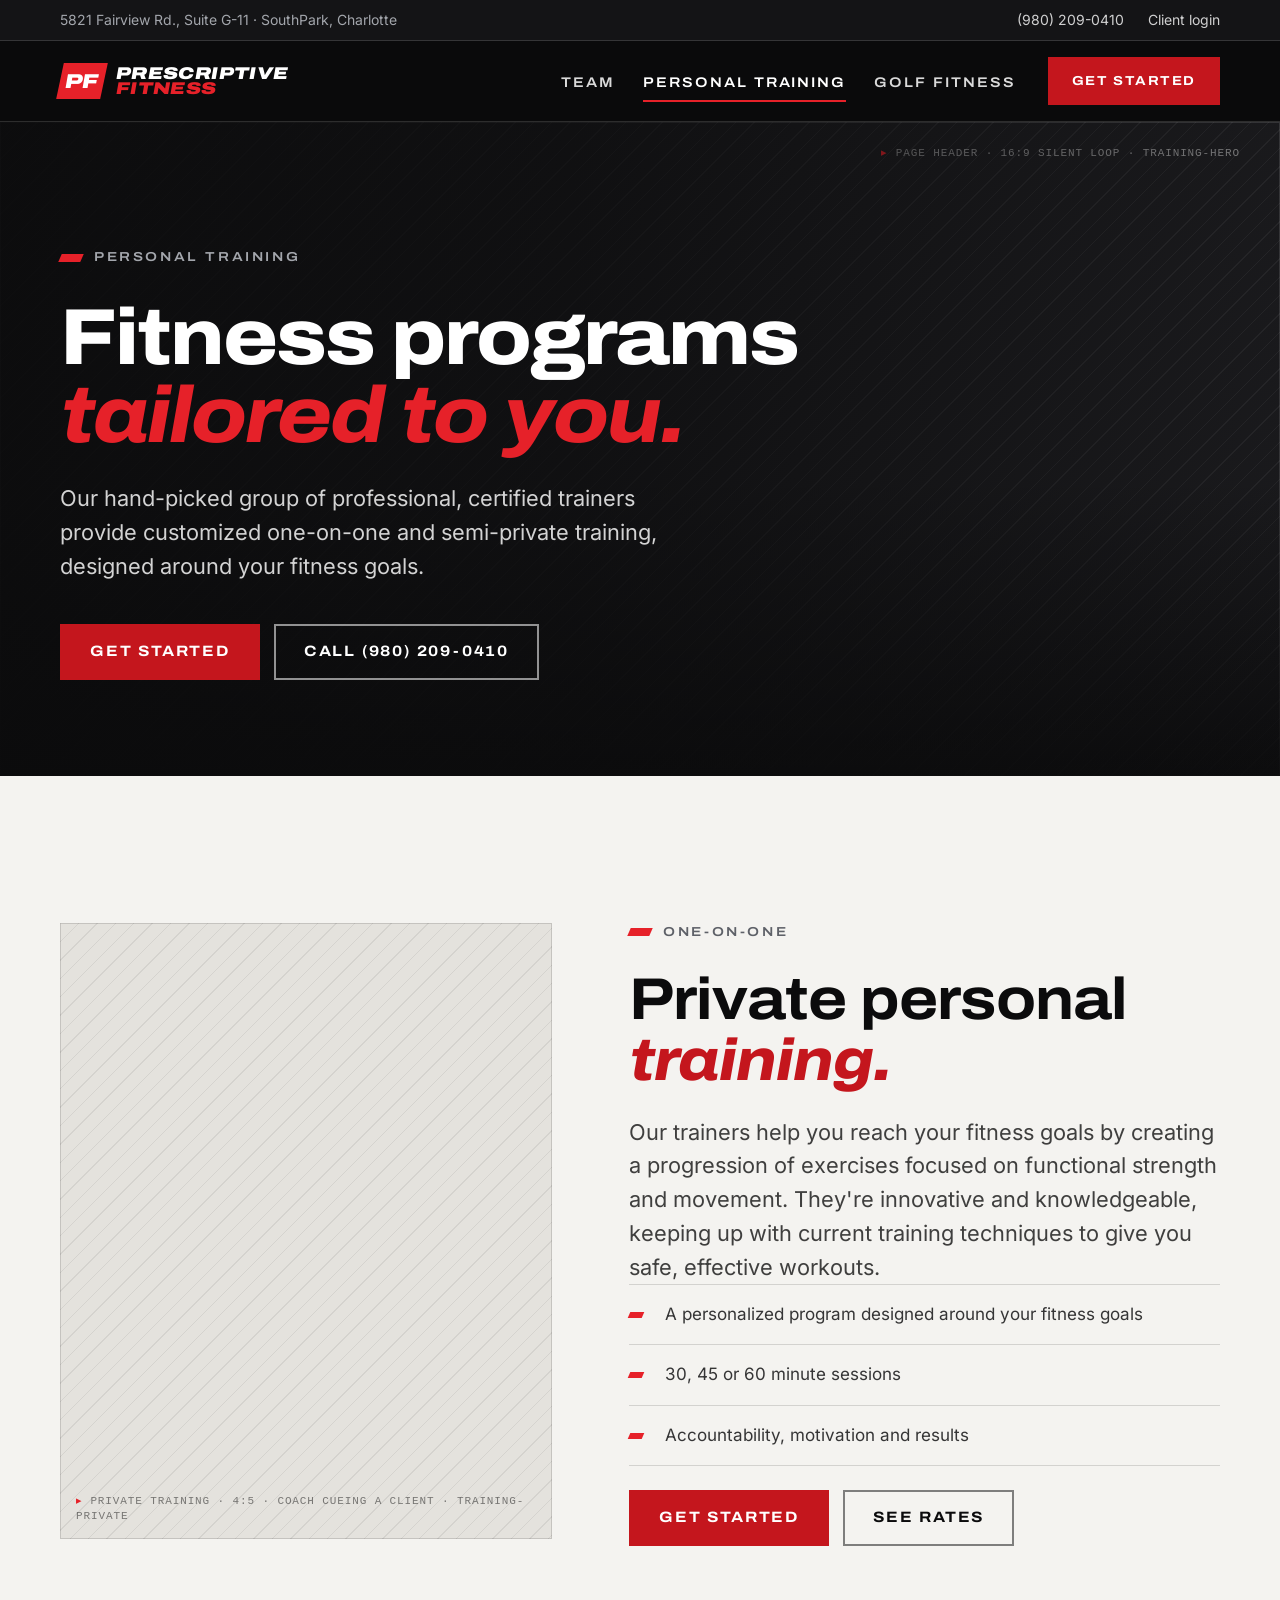
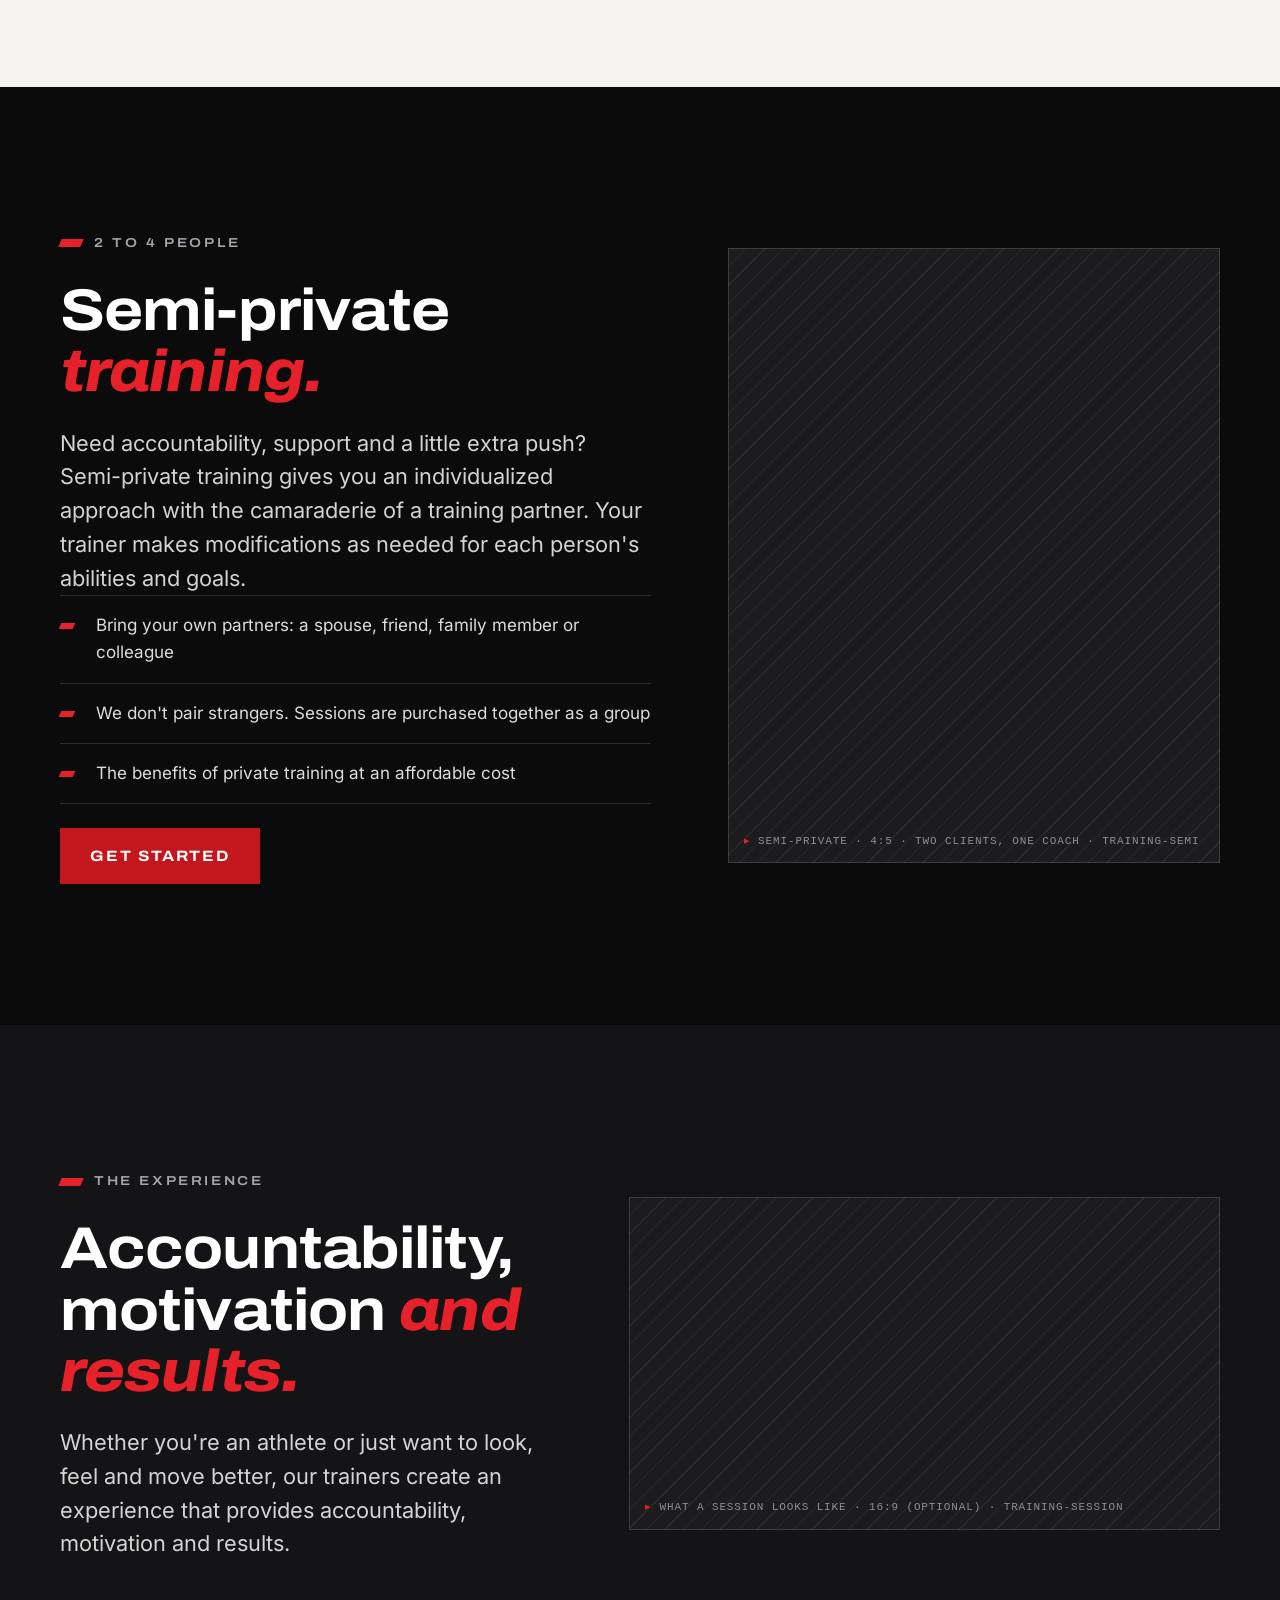
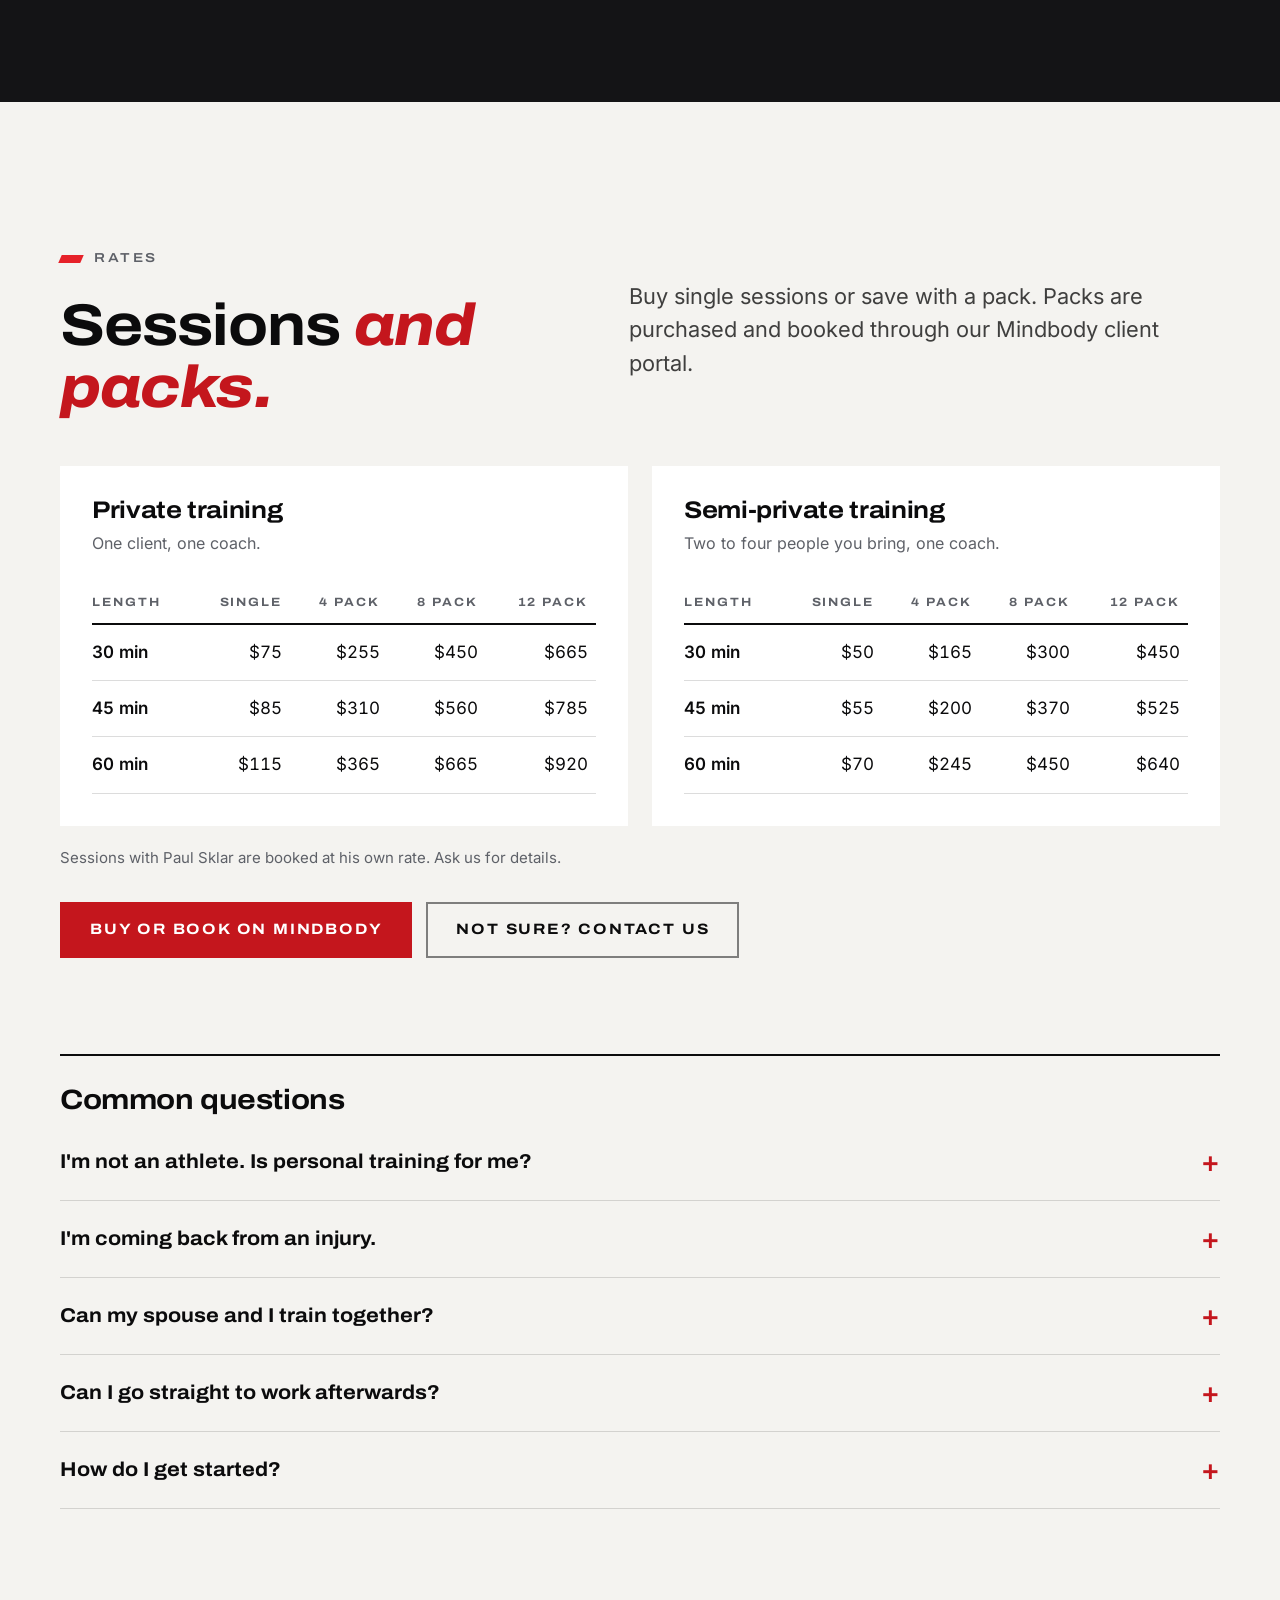
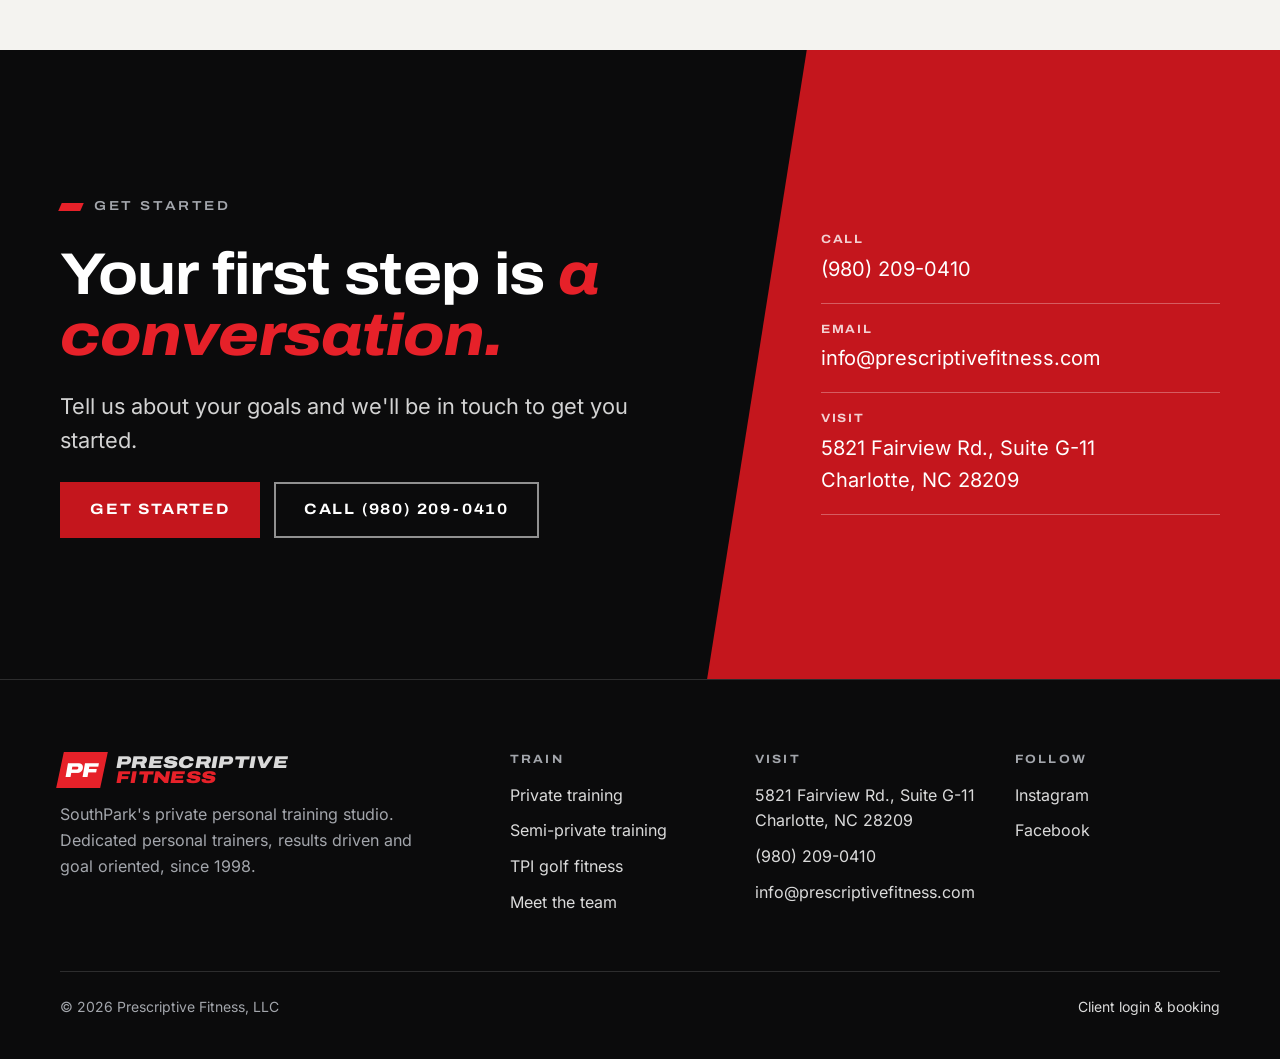
<file: personal-training.html>
<!doctype html>
<html lang="en" class="no-js">
<head>
<meta charset="utf-8">
<meta name="viewport" content="width=device-width, initial-scale=1">
<title>Private & Semi-Private Personal Training · Prescriptive Fitness, SouthPark Charlotte</title>
<meta name="description" content="One-on-one and semi-private personal training in SouthPark, Charlotte. Customized programs, 30, 45 and 60 minute sessions, and session packs from career coaches.">
<link rel="canonical" href="https://prescriptivefitness.com/personal-training.html">
<meta property="og:type" content="website">
<meta property="og:site_name" content="Prescriptive Fitness">
<meta property="og:title" content="Private & Semi-Private Personal Training · Prescriptive Fitness, SouthPark Charlotte">
<meta property="og:description" content="One-on-one and semi-private personal training in SouthPark, Charlotte. Customized programs, 30, 45 and 60 minute sessions, and session packs from career coaches.">
<meta property="og:url" content="https://prescriptivefitness.com/personal-training.html">
<meta property="og:image" content="https://prescriptivefitness.com/assets/img/og-cover.jpg">
<meta name="twitter:card" content="summary_large_image">
<meta name="theme-color" content="#0B0B0C">
<link rel="icon" href="favicon.svg" type="image/svg+xml">
<link rel="preload" href="assets/fonts/archivo-latin-wdth-normal.woff2" as="font" type="font/woff2" crossorigin><link rel="preload" href="assets/fonts/inter-latin-wght-normal.woff2" as="font" type="font/woff2" crossorigin>
<link rel="stylesheet" href="assets/css/site.css">
</head>
<body>
<a class="skip" href="#main">Skip to content</a>
<div class="topbar"><div class="wrap">
  <span class="topbar__left muted">5821 Fairview Rd., Suite G-11 · SouthPark, Charlotte</span>
  <span class="topbar__right"><a href="tel:+19802090410">(980) 209-0410</a><a href="https://clients.mindbodyonline.com/classic/ws?studioid=299958" rel="noopener">Client login</a></span>
</div></div>
<header class="header"><div class="wrap">
  <a class="brand" href="index.html" aria-label="Prescriptive Fitness home"><span class="wordmark" data-logo><span class="wordmark__pf"><span>PF</span></span><span class="wordmark__text"><span>Prescriptive</span><b>Fitness</b></span></span></a>
  <nav class="nav" aria-label="Main">
    <button class="nav__toggle" type="button" aria-expanded="false" aria-controls="nav-menu">Menu</button>
    <ul class="nav__links" id="nav-menu">
      <li><a href="team.html">Team</a></li>
      <li><a href="personal-training.html" aria-current="page">Personal Training</a></li>
      <li><a href="golf.html">Golf Fitness</a></li>
      <li class="nav__mobile-only"><a href="start.html">Get started</a></li>
    </ul>
    <a class="btn" href="start.html">Get started</a>
  </nav>
</div></header>
<main id="main">

<section class="hero hero--page">
  <div class="hero__media"><div class="slot slot--16x9" data-media="training-hero" data-label="Page header · 16:9 silent loop" data-loop></div></div>
  <div class="wrap"><div class="hero__copy">
    <span class="label">Personal training</span>
    <h1 class="h1">Fitness programs <em class="hl">tailored to you.</em></h1>
    <p class="lede">Our hand-picked group of professional, certified trainers provide customized one-on-one and semi-private training, designed around your fitness goals.</p>
    <div class="btn-row"><a class="btn" href="start.html?interest=private">Get started</a><a class="btn btn--ghost" href="tel:+19802090410">Call (980) 209-0410</a></div>
  </div></div>
</section>

<section class="section chalk" id="private" aria-labelledby="private-h">
  <div class="wrap split split--center">
    <div class="reveal"><div class="slot slot--4x5" data-media="training-private" data-label="Private training · 4:5 · coach cueing a client" data-alt="A coach working one-on-one with a client"></div></div>
    <div class="stack reveal">
      <span class="label">One-on-one</span>
      <h2 class="h2" id="private-h">Private personal <em class="hl">training.</em></h2>
      <p class="lede">Our trainers help you reach your fitness goals by creating a progression of exercises focused on functional strength and movement. They're innovative and knowledgeable, keeping up with current training techniques to give you safe, effective workouts.</p>
      <ul class="facts">
        <li>A personalized program designed around your fitness goals</li>
        <li>30, 45 or 60 minute sessions</li>
        <li>Accountability, motivation and results</li>
      </ul>
      <div class="btn-row"><a class="btn" href="start.html?interest=private">Get started</a><a class="btn btn--ghost" href="#rates">See rates</a></div>
    </div>
  </div>
</section>

<section class="section" id="semi" aria-labelledby="semi-h">
  <div class="wrap split split--media-left split--center">
    <div class="stack reveal">
      <span class="label">2 to 4 people</span>
      <h2 class="h2" id="semi-h">Semi-private <em class="hl">training.</em></h2>
      <p class="lede">Need accountability, support and a little extra push? Semi-private training gives you an individualized approach with the camaraderie of a training partner. Your trainer makes modifications as needed for each person's abilities and goals.</p>
      <ul class="facts">
        <li>Bring your own partners: a spouse, friend, family member or colleague</li>
        <li>We don't pair strangers. Sessions are purchased together as a group</li>
        <li>The benefits of private training at an affordable cost</li>
      </ul>
      <div class="btn-row"><a class="btn" href="start.html?interest=semi">Get started</a></div>
    </div>
    <div class="reveal"><div class="slot slot--4x5" data-media="training-semi" data-label="Semi-private · 4:5 · two clients, one coach" data-alt="Two clients training together"></div></div>
  </div>
</section>

<section class="section black-2" aria-labelledby="session-h">
  <div class="wrap split split--center">
    <div class="stack reveal">
      <span class="label">The experience</span>
      <h2 class="h2" id="session-h">Accountability, motivation <em class="hl">and results.</em></h2>
      <p class="lede">Whether you're an athlete or just want to look, feel and move better, our trainers create an experience that provides accountability, motivation and results.</p>
    </div>
    <div class="reveal"><div class="slot slot--16x9" data-media="training-session" data-label="What a session looks like · 16:9 (optional)"></div></div>
  </div>
</section>

<section class="section chalk" id="rates" aria-labelledby="rates-h">
  <div class="wrap">
    <div class="split split--center">
      <div class="stack reveal"><span class="label">Rates</span><h2 class="h2" id="rates-h">Sessions <em class="hl">and packs.</em></h2></div>
      <p class="lede reveal">Buy single sessions or save with a pack. Packs are purchased and booked through our Mindbody client portal.</p>
    </div>
    <div class="price-grid">
      <div class="price reveal">
        <h3>Private training</h3>
        <p class="muted">One client, one coach.</p>
        <table class="ptable"><thead><tr><th scope="col">Length</th><th scope="col">Single</th><th scope="col">4 pack</th><th scope="col">8 pack</th><th scope="col">12 pack</th></tr></thead><tbody><tr><td>30 min</td><td>$75</td><td>$255</td><td>$450</td><td>$665</td></tr><tr><td>45 min</td><td>$85</td><td>$310</td><td>$560</td><td>$785</td></tr><tr><td>60 min</td><td>$115</td><td>$365</td><td>$665</td><td>$920</td></tr></tbody></table>
      </div>
      <div class="price reveal">
        <h3>Semi-private training</h3>
        <p class="muted">Two to four people you bring, one coach.</p>
        <table class="ptable"><thead><tr><th scope="col">Length</th><th scope="col">Single</th><th scope="col">4 pack</th><th scope="col">8 pack</th><th scope="col">12 pack</th></tr></thead><tbody><tr><td>30 min</td><td>$50</td><td>$165</td><td>$300</td><td>$450</td></tr><tr><td>45 min</td><td>$55</td><td>$200</td><td>$370</td><td>$525</td></tr><tr><td>60 min</td><td>$70</td><td>$245</td><td>$450</td><td>$640</td></tr></tbody></table>
      </div>
    </div>
    <p class="note">Sessions with Paul Sklar are booked at his own rate. Ask us for details.</p>
    <div class="btn-row" style="margin-top:32px"><a class="btn" href="https://clients.mindbodyonline.com/classic/ws?studioid=299958" rel="noopener">Buy or book on Mindbody</a><a class="btn btn--ghost" href="start.html">Not sure? Contact us</a></div>

    <div class="faq" style="margin-top:96px">
      <h2 class="h3" style="padding:28px 0 8px">Common questions</h2>
      <details><summary>I'm not an athlete. Is personal training for me?</summary><p>Yes. Whether you're an athlete or just want to look, feel and move better, your program is designed around your own goals.</p></details>
      <details><summary>I'm coming back from an injury.</summary><p>Rehab from a serious injury is one of the goals our trainers help clients reach. Several of our trainers specialize in post-rehab and corrective exercise. Let us know when you get in touch.</p></details>
      <details><summary>Can my spouse and I train together?</summary><p>Yes, with semi-private training for two to four people. Sessions are purchased together with your training partners. We don't pair clients who don't know each other.</p></details>
      <details><summary>Can I go straight to work afterwards?</summary><p>Yes. The studio has showers.</p></details>
      <details><summary>How do I get started?</summary><p>Send us a message online or call (980) 209-0410 and we'll be in touch.</p></details>
    </div>
  </div>
</section>

<section class="section cta" aria-labelledby="cta-h">
  <div class="wrap">
    <div class="stack reveal">
      <span class="label">Get started</span>
      <h2 class="h2" id="cta-h">Your first step is <em class="hl">a conversation.</em></h2>
      <p class="lede">Tell us about your goals and we'll be in touch to get you started.</p>
      <div class="btn-row"><a class="btn" href="start.html?interest=private">Get started</a><a class="btn btn--ghost" href="tel:+19802090410">Call (980) 209-0410</a></div>
    </div>
    <div class="cta__side reveal">
      <ul class="contact-list">
        <li><span class="k">Call</span><a href="tel:+19802090410">(980) 209-0410</a></li>
        <li><span class="k">Email</span><a href="mailto:info@prescriptivefitness.com">info@prescriptivefitness.com</a></li>
        <li><span class="k">Visit</span><a href="https://www.google.com/maps/search/?api=1&query=Prescriptive+Fitness+5821+Fairview+Rd+Suite+G-11+Charlotte+NC+28209" rel="noopener">5821 Fairview Rd., Suite G-11<br>Charlotte, NC 28209</a></li>
      </ul>
    </div>
  </div>
</section>
</main>
<footer class="footer">
  <div class="wrap">
    <div class="footer__grid">
      <div class="stack-sm">
        <a class="brand" href="index.html" aria-label="Prescriptive Fitness home"><span class="wordmark" data-logo><span class="wordmark__pf"><span>PF</span></span><span class="wordmark__text"><span>Prescriptive</span><b>Fitness</b></span></span></a>
        <p class="muted" style="max-width:360px">SouthPark's private personal training studio. Dedicated personal trainers, results driven and goal oriented, since 1998.</p>
      </div>
      <div>
        <h4>Train</h4>
        <ul>
          <li><a href="personal-training.html">Private training</a></li>
          <li><a href="personal-training.html#semi">Semi-private training</a></li>
          <li><a href="golf.html">TPI golf fitness</a></li>
          <li><a href="team.html">Meet the team</a></li>
        </ul>
      </div>
      <div>
        <h4>Visit</h4>
        <ul>
          <li><a href="https://www.google.com/maps/search/?api=1&query=Prescriptive+Fitness+5821+Fairview+Rd+Suite+G-11+Charlotte+NC+28209" rel="noopener">5821 Fairview Rd., Suite G-11<br>Charlotte, NC 28209</a></li>
          <li><a href="tel:+19802090410">(980) 209-0410</a></li>
          <li><a href="mailto:info@prescriptivefitness.com">info@prescriptivefitness.com</a></li>
        </ul>
      </div>
      <div>
        <h4>Follow</h4>
        <ul>
          <li><a href="https://www.instagram.com/prescriptive.fitness/" rel="noopener">Instagram</a></li>
          <li><a href="https://www.facebook.com/PrescriptiveFitness/" rel="noopener">Facebook</a></li>
        </ul>
      </div>
    </div>
    <div class="footer__base">
      <span>© <span data-year>2026</span> Prescriptive Fitness, LLC</span>
      <span><a href="https://clients.mindbodyonline.com/classic/ws?studioid=299958" rel="noopener">Client login &amp; booking</a></span>
    </div>
  </div>
</footer>
<div class="mbar" role="region" aria-label="Quick actions">
  <a class="btn btn--ghost" href="tel:+19802090410">Call</a>
  <a class="btn" href="start.html">Get started</a>
</div>
<script src="assets/js/media.js"></script>
<script src="assets/js/site.js"></script>
</body>
</html>
</file>
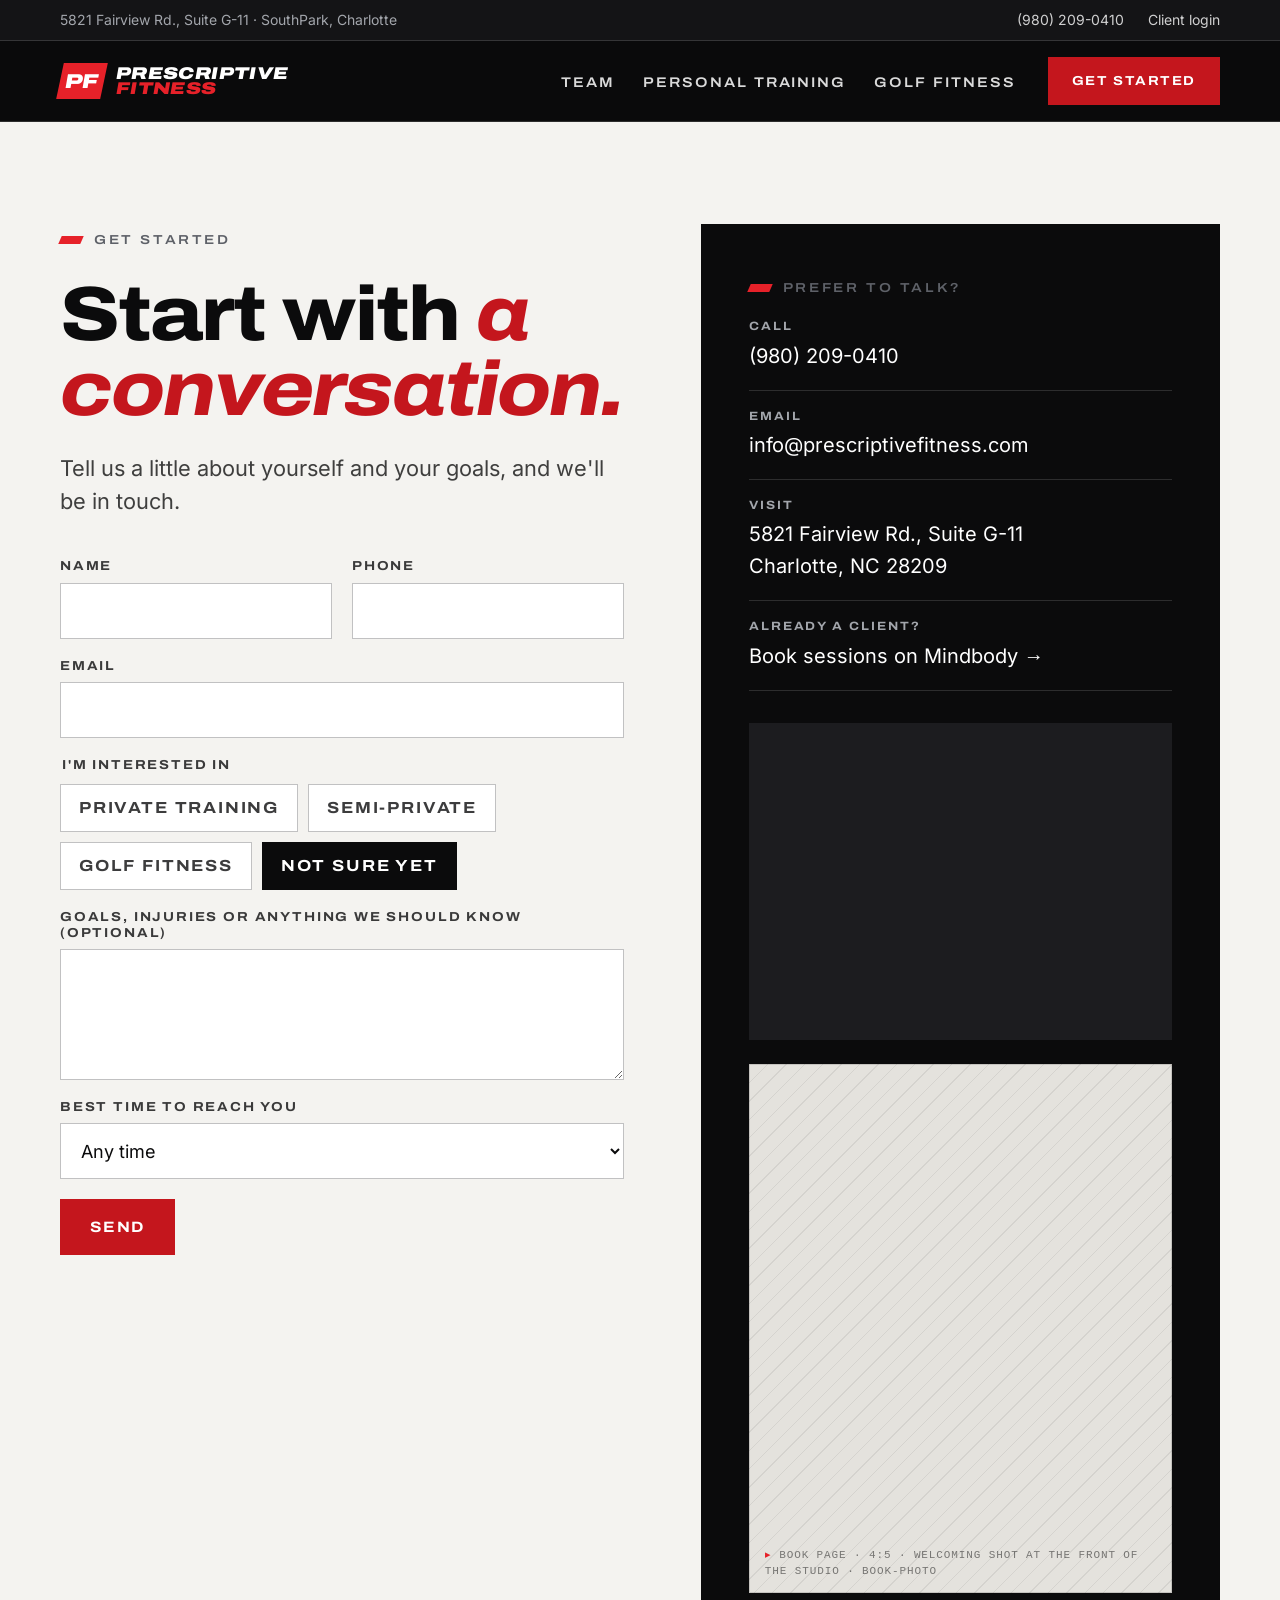
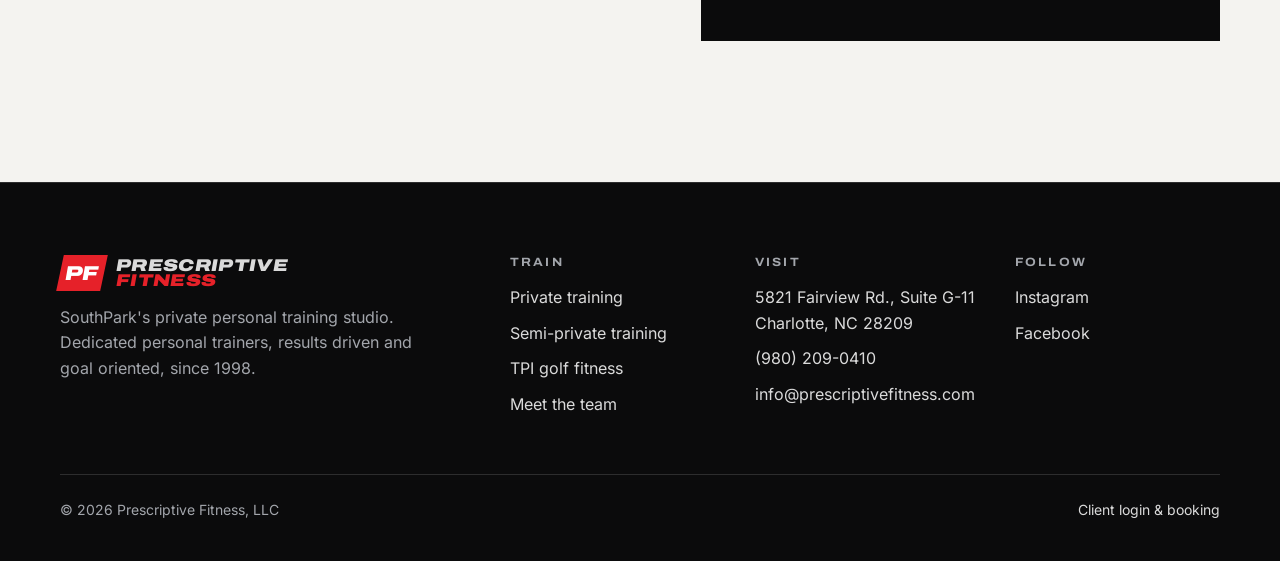
<file: start.html>
<!doctype html>
<html lang="en" class="no-js">
<head>
<meta charset="utf-8">
<meta name="viewport" content="width=device-width, initial-scale=1">
<title>Get Started · Prescriptive Fitness, SouthPark Charlotte</title>
<meta name="description" content="Get started at Prescriptive Fitness in SouthPark, Charlotte. Tell us about your goals and we'll be in touch. Call (980) 209-0410.">
<link rel="canonical" href="https://prescriptivefitness.com/start.html">
<meta property="og:type" content="website">
<meta property="og:site_name" content="Prescriptive Fitness">
<meta property="og:title" content="Get Started · Prescriptive Fitness, SouthPark Charlotte">
<meta property="og:description" content="Get started at Prescriptive Fitness in SouthPark, Charlotte. Tell us about your goals and we'll be in touch. Call (980) 209-0410.">
<meta property="og:url" content="https://prescriptivefitness.com/start.html">
<meta property="og:image" content="https://prescriptivefitness.com/assets/img/og-cover.jpg">
<meta name="twitter:card" content="summary_large_image">
<meta name="theme-color" content="#0B0B0C">
<link rel="icon" href="favicon.svg" type="image/svg+xml">
<link rel="preload" href="assets/fonts/archivo-latin-wdth-normal.woff2" as="font" type="font/woff2" crossorigin><link rel="preload" href="assets/fonts/inter-latin-wght-normal.woff2" as="font" type="font/woff2" crossorigin>
<link rel="stylesheet" href="assets/css/site.css">
</head>
<body>
<a class="skip" href="#main">Skip to content</a>
<div class="topbar"><div class="wrap">
  <span class="topbar__left muted">5821 Fairview Rd., Suite G-11 · SouthPark, Charlotte</span>
  <span class="topbar__right"><a href="tel:+19802090410">(980) 209-0410</a><a href="https://clients.mindbodyonline.com/classic/ws?studioid=299958" rel="noopener">Client login</a></span>
</div></div>
<header class="header"><div class="wrap">
  <a class="brand" href="index.html" aria-label="Prescriptive Fitness home"><span class="wordmark" data-logo><span class="wordmark__pf"><span>PF</span></span><span class="wordmark__text"><span>Prescriptive</span><b>Fitness</b></span></span></a>
  <nav class="nav" aria-label="Main">
    <button class="nav__toggle" type="button" aria-expanded="false" aria-controls="nav-menu">Menu</button>
    <ul class="nav__links" id="nav-menu">
      <li><a href="team.html">Team</a></li>
      <li><a href="personal-training.html">Personal Training</a></li>
      <li><a href="golf.html">Golf Fitness</a></li>
      <li class="nav__mobile-only"><a href="start.html" aria-current="page">Get started</a></li>
    </ul>
    <a class="btn" href="start.html">Get started</a>
  </nav>
</div></header>
<main id="main">

<section class="section chalk" aria-labelledby="book-h" style="padding-top:clamp(56px,8vw,104px)">
  <div class="wrap split">
    <div class="stack">
      <span class="label">Get started</span>
      <h1 class="h1" id="book-h" style="font-size:clamp(42px,6vw,80px)">Start with <em class="hl">a conversation.</em></h1>
      <p class="lede">Tell us a little about yourself and your goals, and we'll be in touch.</p>
      <form class="form" id="consult-form" novalidate style="margin-top:40px">
        <div class="field"><label for="f-name">Name</label><input id="f-name" name="name" autocomplete="name" required></div>
        <div class="field"><label for="f-phone">Phone</label><input id="f-phone" name="phone" type="tel" autocomplete="tel" required></div>
        <div class="field field--full"><label for="f-email">Email</label><input id="f-email" name="email" type="email" autocomplete="email" required></div>
        <fieldset class="field field--full choices"><legend>I'm interested in</legend>
          <label class="choice"><input type="radio" name="interest" value="private"><span>Private training</span></label>
          <label class="choice"><input type="radio" name="interest" value="semi"><span>Semi-private</span></label>
          <label class="choice"><input type="radio" name="interest" value="golf"><span>Golf fitness</span></label>
          <label class="choice"><input type="radio" name="interest" value="unsure" checked><span>Not sure yet</span></label>
        </fieldset>
        <div class="field field--full"><label for="f-goals">Goals, injuries or anything we should know (optional)</label><textarea id="f-goals" name="goals" rows="4"></textarea></div>
        <div class="field field--full"><label for="f-times">Best time to reach you</label>
          <select id="f-times" name="times"><option>Any time</option><option>Morning</option><option>Midday</option><option>Afternoon</option><option>Evening</option></select></div>
        <div class="field--full"><button class="btn" type="submit">Send</button></div>
        <p class="form__note" id="consult-note" role="status" aria-live="polite"></p>
      </form>
    </div>
    <div class="stack" style="background:var(--black);color:var(--white);padding:clamp(28px,4vw,48px)">
      <span class="label">Prefer to talk?</span>
      <ul class="contact-list">
        <li><span class="k">Call</span><a href="tel:+19802090410">(980) 209-0410</a></li>
        <li><span class="k">Email</span><a href="mailto:info@prescriptivefitness.com">info@prescriptivefitness.com</a></li>
        <li><span class="k">Visit</span><a href="https://www.google.com/maps/search/?api=1&query=Prescriptive+Fitness+5821+Fairview+Rd+Suite+G-11+Charlotte+NC+28209" rel="noopener">5821 Fairview Rd., Suite G-11<br>Charlotte, NC 28209</a></li>
        <li><span class="k">Already a client?</span><a href="https://clients.mindbodyonline.com/classic/ws?studioid=299958" rel="noopener">Book sessions on Mindbody →</a></li>
      </ul>
      <div class="map"><iframe title="Map to Prescriptive Fitness" loading="lazy" referrerpolicy="no-referrer-when-downgrade" src="https://www.google.com/maps?q=5821+Fairview+Rd+Suite+G-11,+Charlotte,+NC+28209&amp;output=embed"></iframe></div>
      <div class="slot slot--4x5" data-media="book-photo" data-label="Book page · 4:5 · welcoming shot at the front of the studio"></div>
    </div>
  </div>
</section>
</main>
<footer class="footer">
  <div class="wrap">
    <div class="footer__grid">
      <div class="stack-sm">
        <a class="brand" href="index.html" aria-label="Prescriptive Fitness home"><span class="wordmark" data-logo><span class="wordmark__pf"><span>PF</span></span><span class="wordmark__text"><span>Prescriptive</span><b>Fitness</b></span></span></a>
        <p class="muted" style="max-width:360px">SouthPark's private personal training studio. Dedicated personal trainers, results driven and goal oriented, since 1998.</p>
      </div>
      <div>
        <h4>Train</h4>
        <ul>
          <li><a href="personal-training.html">Private training</a></li>
          <li><a href="personal-training.html#semi">Semi-private training</a></li>
          <li><a href="golf.html">TPI golf fitness</a></li>
          <li><a href="team.html">Meet the team</a></li>
        </ul>
      </div>
      <div>
        <h4>Visit</h4>
        <ul>
          <li><a href="https://www.google.com/maps/search/?api=1&query=Prescriptive+Fitness+5821+Fairview+Rd+Suite+G-11+Charlotte+NC+28209" rel="noopener">5821 Fairview Rd., Suite G-11<br>Charlotte, NC 28209</a></li>
          <li><a href="tel:+19802090410">(980) 209-0410</a></li>
          <li><a href="mailto:info@prescriptivefitness.com">info@prescriptivefitness.com</a></li>
        </ul>
      </div>
      <div>
        <h4>Follow</h4>
        <ul>
          <li><a href="https://www.instagram.com/prescriptive.fitness/" rel="noopener">Instagram</a></li>
          <li><a href="https://www.facebook.com/PrescriptiveFitness/" rel="noopener">Facebook</a></li>
        </ul>
      </div>
    </div>
    <div class="footer__base">
      <span>© <span data-year>2026</span> Prescriptive Fitness, LLC</span>
      <span><a href="https://clients.mindbodyonline.com/classic/ws?studioid=299958" rel="noopener">Client login &amp; booking</a></span>
    </div>
  </div>
</footer>
<div class="mbar" role="region" aria-label="Quick actions">
  <a class="btn btn--ghost" href="tel:+19802090410">Call</a>
  <a class="btn" href="start.html">Get started</a>
</div>
<script src="assets/js/media.js"></script>
<script src="assets/js/site.js"></script>
</body>
</html>
</file>
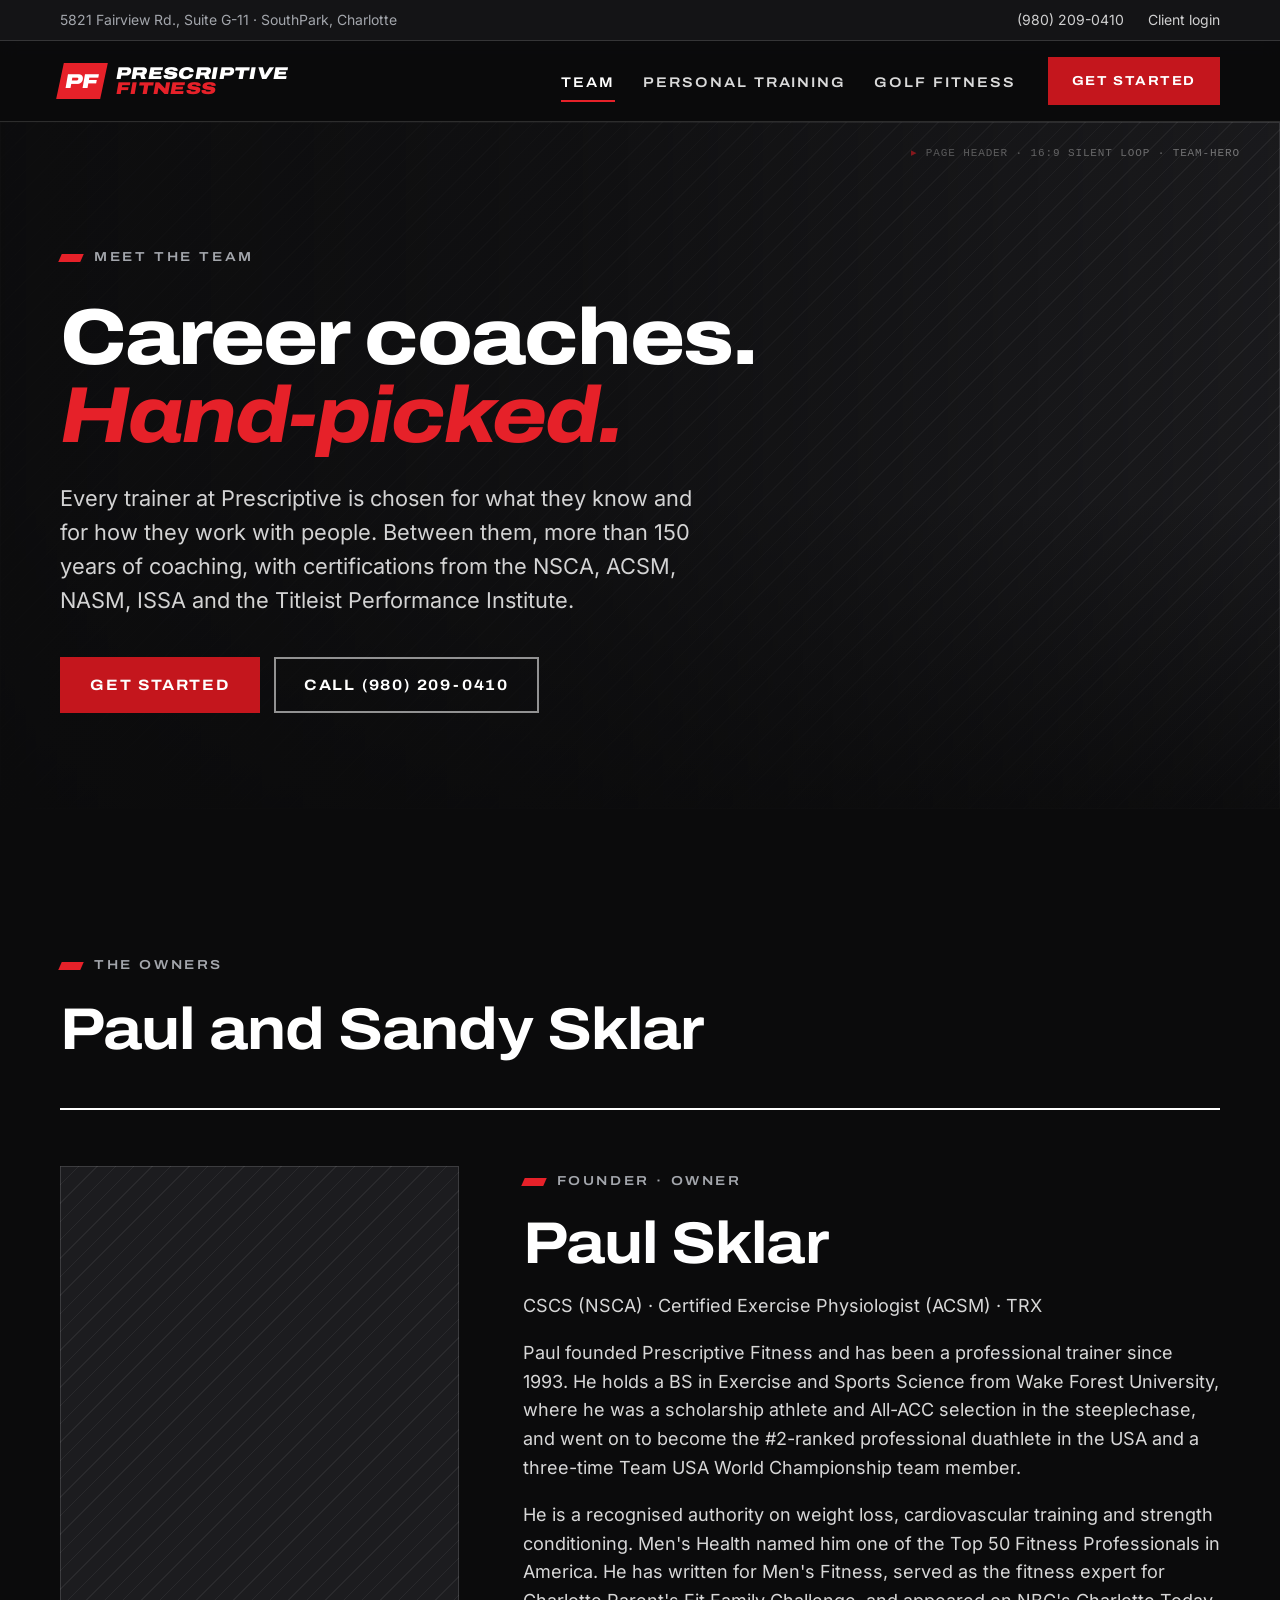
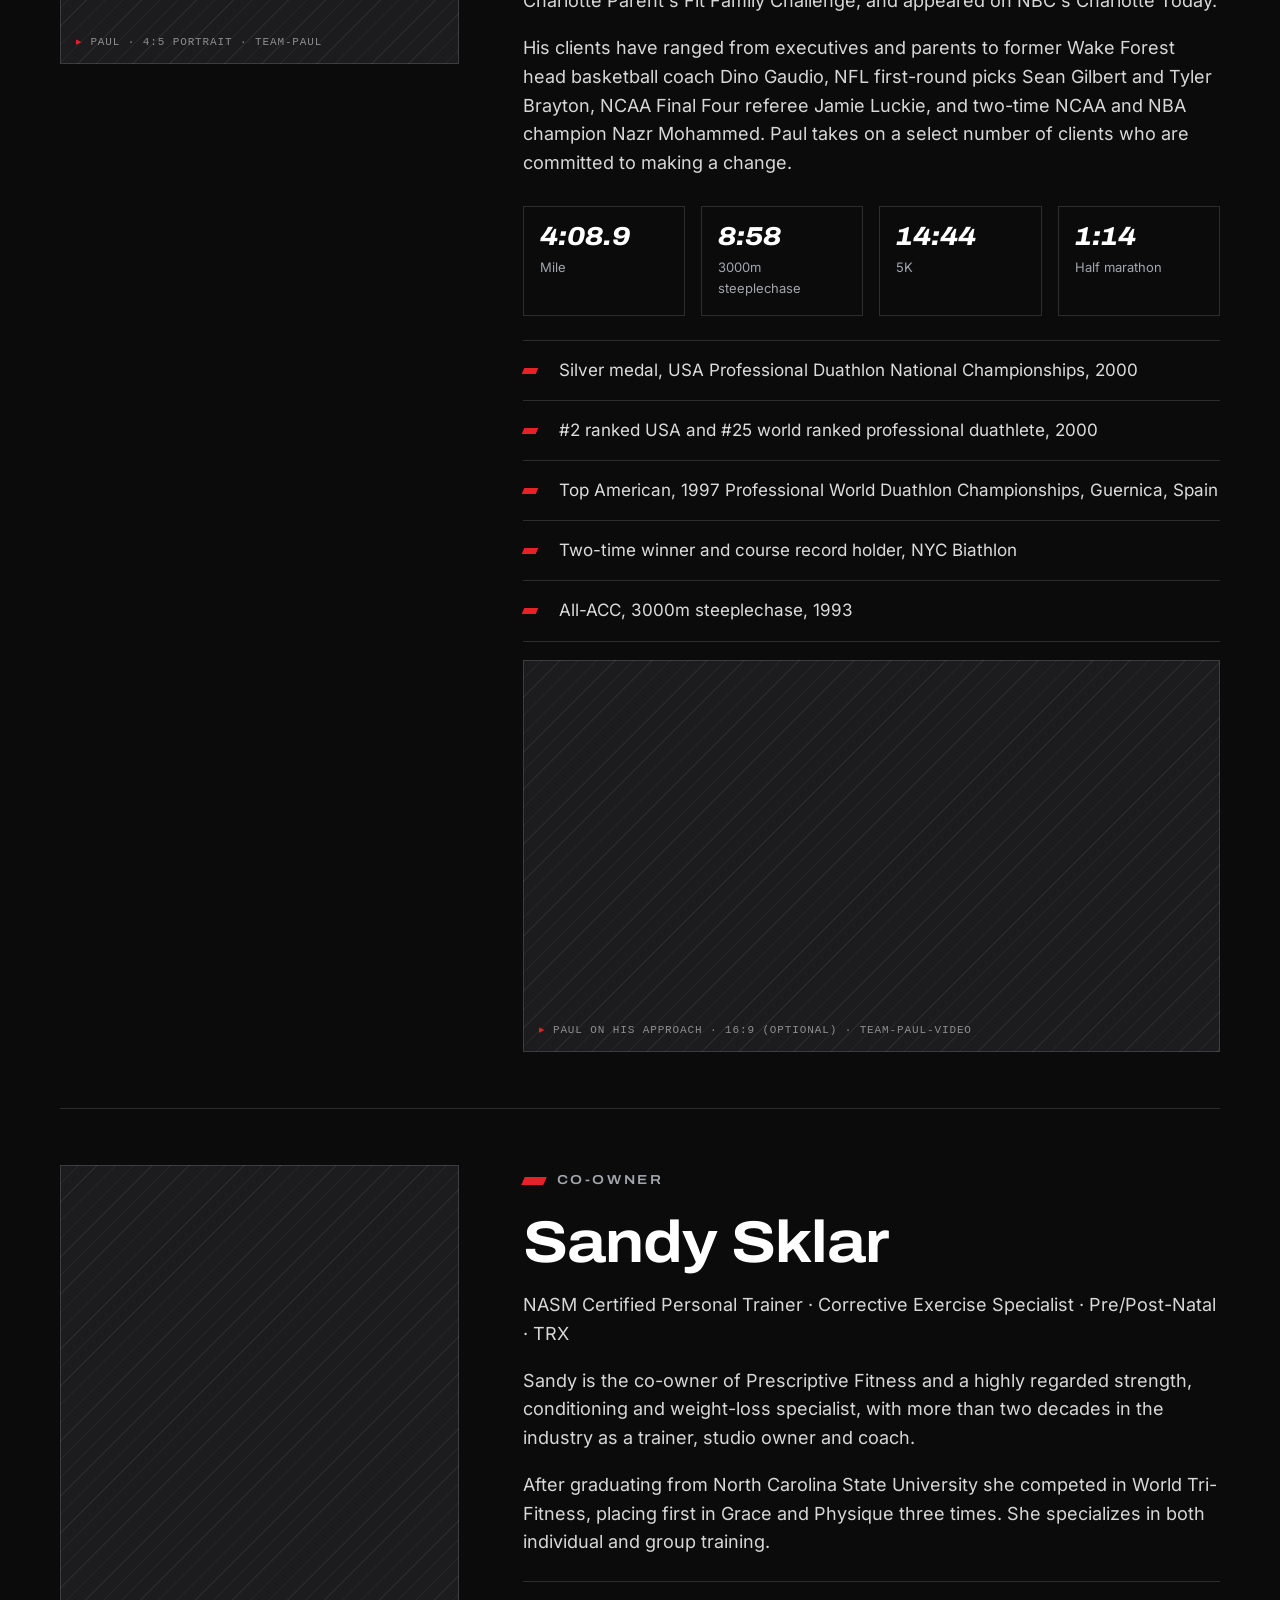
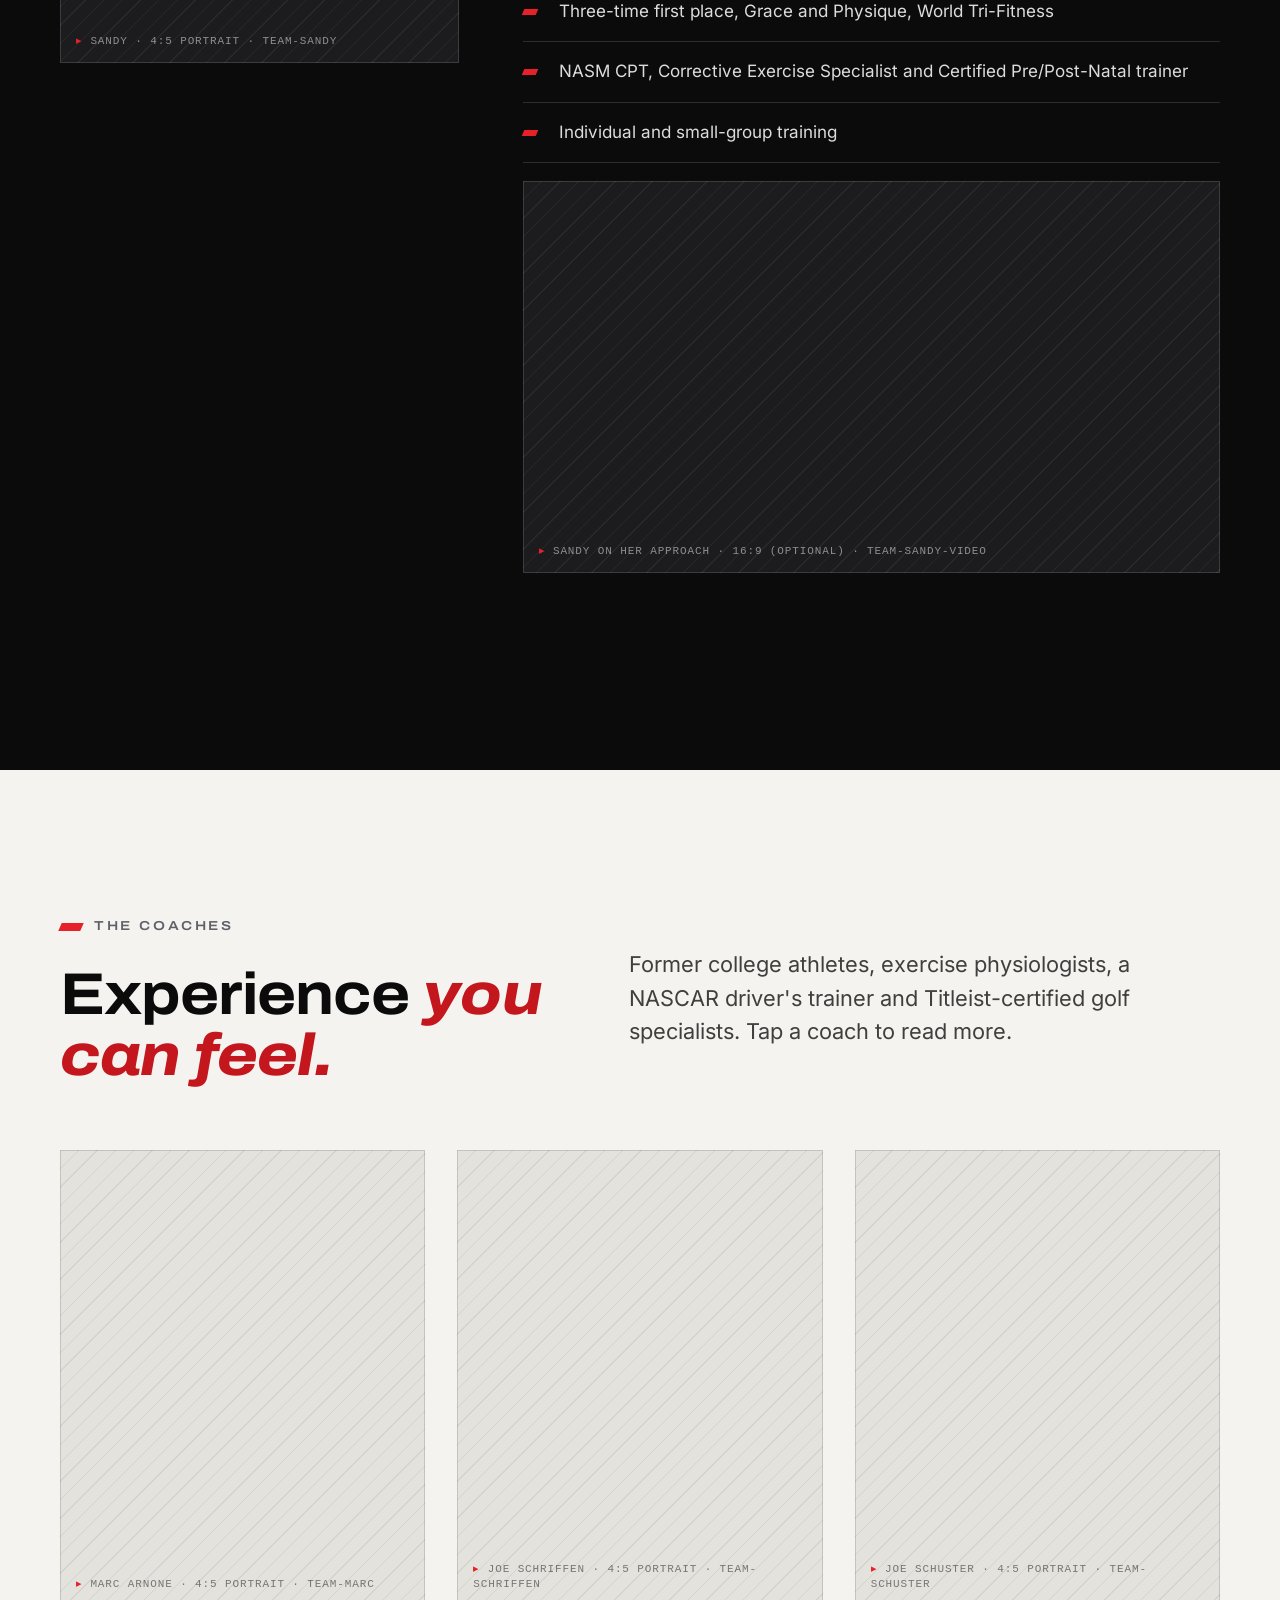
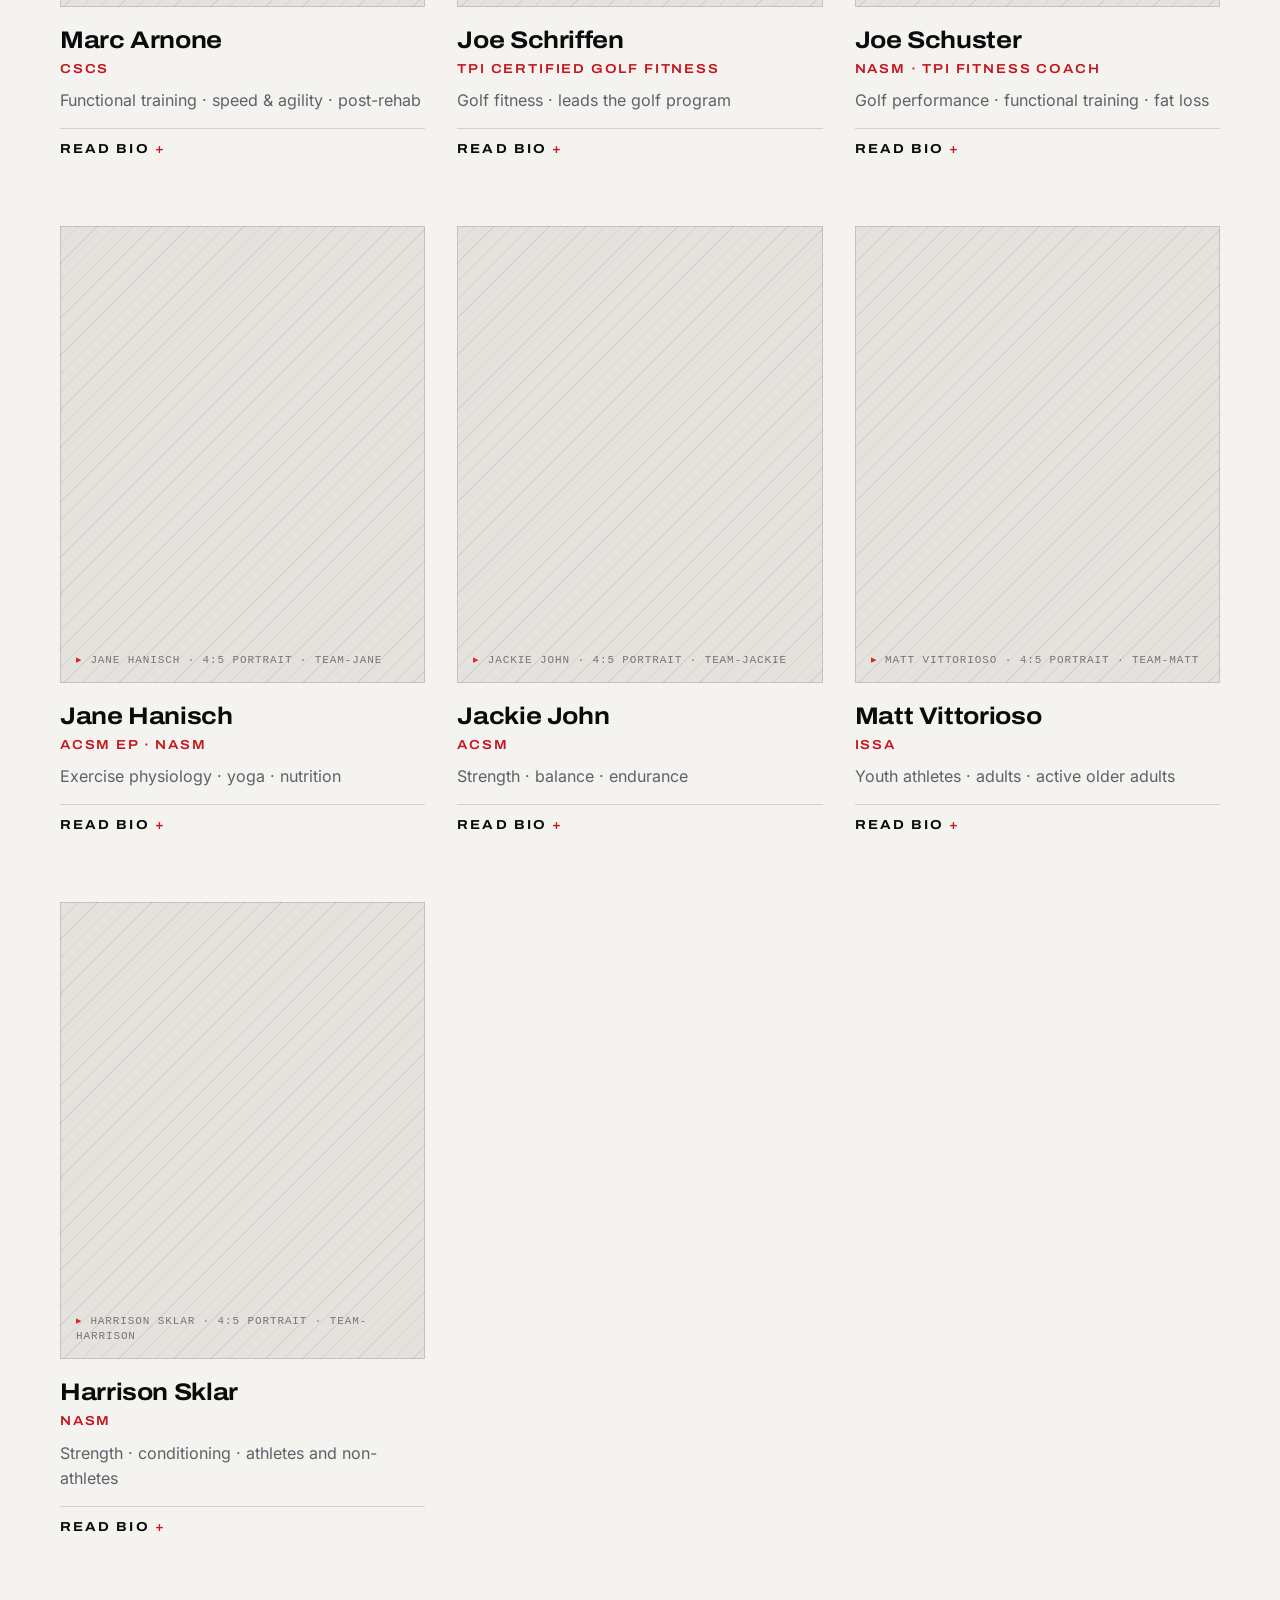
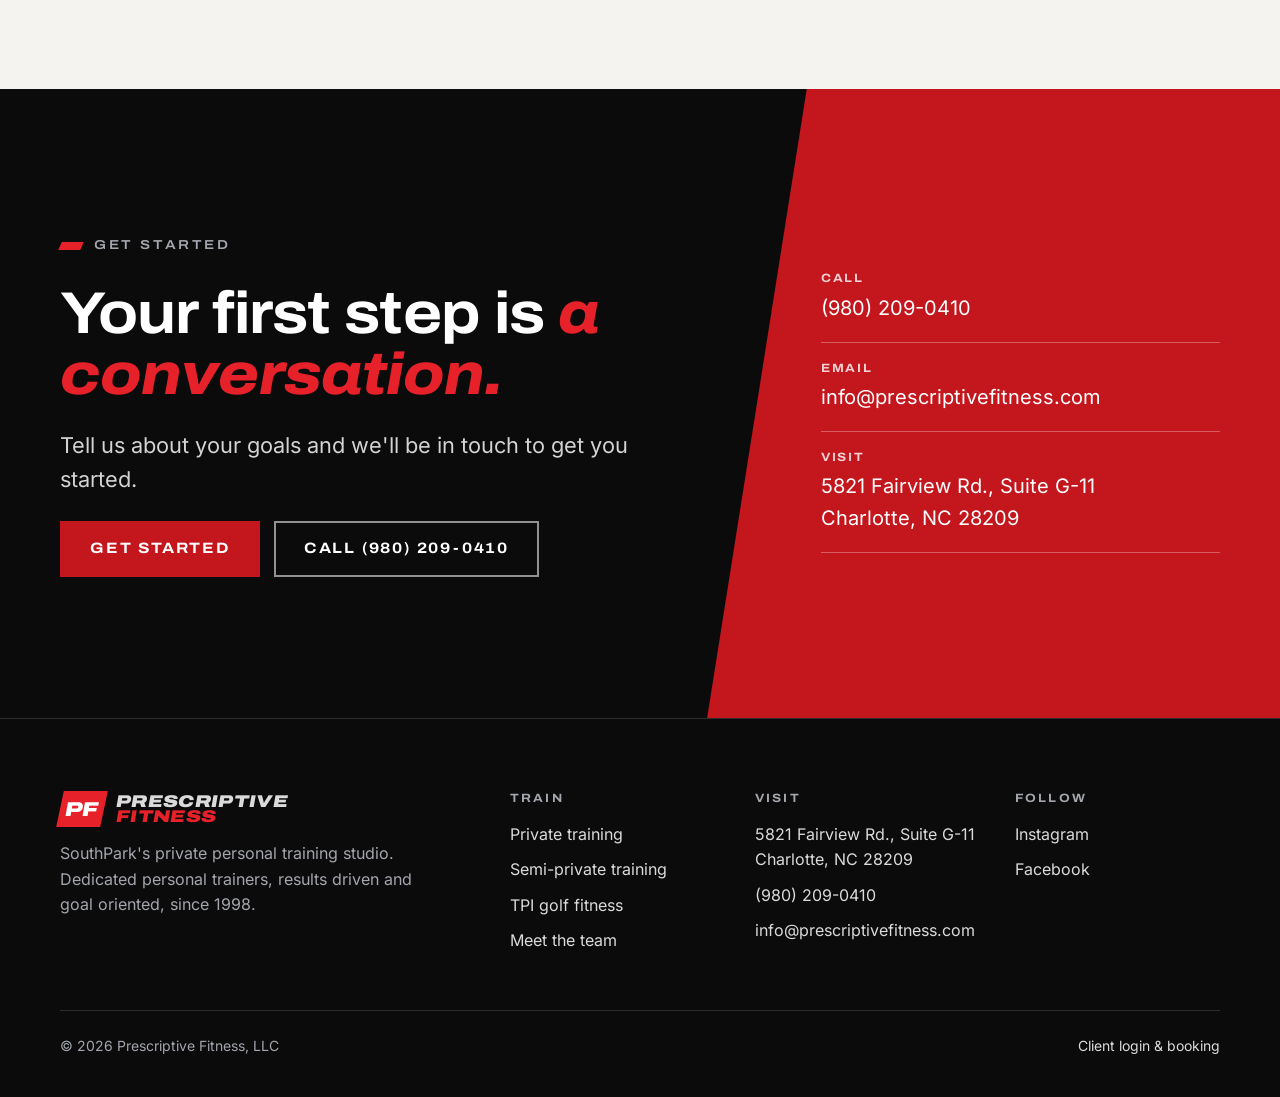
<file: team.html>
<!doctype html>
<html lang="en" class="no-js">
<head>
<meta charset="utf-8">
<meta name="viewport" content="width=device-width, initial-scale=1">
<title>Meet the Team · Prescriptive Fitness, Charlotte</title>
<meta name="description" content="Career personal trainers hand-picked by owners Paul and Sandy Sklar: NSCA, ACSM, NASM and TPI certified coaches with more than 150 combined years of experience.">
<link rel="canonical" href="https://prescriptivefitness.com/team.html">
<meta property="og:type" content="website">
<meta property="og:site_name" content="Prescriptive Fitness">
<meta property="og:title" content="Meet the Team · Prescriptive Fitness, Charlotte">
<meta property="og:description" content="Career personal trainers hand-picked by owners Paul and Sandy Sklar: NSCA, ACSM, NASM and TPI certified coaches with more than 150 combined years of experience.">
<meta property="og:url" content="https://prescriptivefitness.com/team.html">
<meta property="og:image" content="https://prescriptivefitness.com/assets/img/og-cover.jpg">
<meta name="twitter:card" content="summary_large_image">
<meta name="theme-color" content="#0B0B0C">
<link rel="icon" href="favicon.svg" type="image/svg+xml">
<link rel="preload" href="assets/fonts/archivo-latin-wdth-normal.woff2" as="font" type="font/woff2" crossorigin><link rel="preload" href="assets/fonts/inter-latin-wght-normal.woff2" as="font" type="font/woff2" crossorigin>
<link rel="stylesheet" href="assets/css/site.css">
</head>
<body>
<a class="skip" href="#main">Skip to content</a>
<div class="topbar"><div class="wrap">
  <span class="topbar__left muted">5821 Fairview Rd., Suite G-11 · SouthPark, Charlotte</span>
  <span class="topbar__right"><a href="tel:+19802090410">(980) 209-0410</a><a href="https://clients.mindbodyonline.com/classic/ws?studioid=299958" rel="noopener">Client login</a></span>
</div></div>
<header class="header"><div class="wrap">
  <a class="brand" href="index.html" aria-label="Prescriptive Fitness home"><span class="wordmark" data-logo><span class="wordmark__pf"><span>PF</span></span><span class="wordmark__text"><span>Prescriptive</span><b>Fitness</b></span></span></a>
  <nav class="nav" aria-label="Main">
    <button class="nav__toggle" type="button" aria-expanded="false" aria-controls="nav-menu">Menu</button>
    <ul class="nav__links" id="nav-menu">
      <li><a href="team.html" aria-current="page">Team</a></li>
      <li><a href="personal-training.html">Personal Training</a></li>
      <li><a href="golf.html">Golf Fitness</a></li>
      <li class="nav__mobile-only"><a href="start.html">Get started</a></li>
    </ul>
    <a class="btn" href="start.html">Get started</a>
  </nav>
</div></header>
<main id="main">

<section class="hero hero--page">
  <div class="hero__media"><div class="slot slot--16x9" data-media="team-hero" data-label="Page header · 16:9 silent loop" data-loop></div></div>
  <div class="wrap"><div class="hero__copy">
    <span class="label">Meet the team</span>
    <h1 class="h1">Career coaches. <em class="hl">Hand-picked.</em></h1>
    <p class="lede">Every trainer at Prescriptive is chosen for what they know and for how they work with people. Between them, more than 150 years of coaching, with certifications from the NSCA, ACSM, NASM, ISSA and the Titleist Performance Institute.</p>
    <div class="btn-row"><a class="btn" href="start.html">Get started</a><a class="btn btn--ghost" href="tel:+19802090410">Call (980) 209-0410</a></div>
  </div></div>
</section>

<section class="section" aria-labelledby="founders-h">
  <div class="wrap">
    <span class="label">The owners</span>
    <h2 class="h2" id="founders-h" style="margin-top:20px;margin-bottom:48px">Paul and Sandy Sklar</h2>

    <article class="founder reveal" id="team-paul" aria-labelledby="paul-h">
      <div class="stack-sm"><div class="slot slot--4x5" data-media="team-paul" data-label="Paul · 4:5 portrait" data-alt="Paul Sklar"></div></div>
      <div class="founder__body">
        <span class="label">Founder · Owner</span>
        <h3 class="h2" id="paul-h">Paul Sklar</h3>
        <p class="muted">CSCS (NSCA) · Certified Exercise Physiologist (ACSM) · TRX</p>
        <p>Paul founded Prescriptive Fitness and has been a professional trainer since 1993. He holds a BS in Exercise and Sports Science from Wake Forest University, where he was a scholarship athlete and All-ACC selection in the steeplechase, and went on to become the #2-ranked professional duathlete in the USA and a three-time Team USA World Championship team member.</p>
        <p>He is a recognised authority on weight loss, cardiovascular training and strength conditioning. Men's Health named him one of the Top 50 Fitness Professionals in America. He has written for Men's Fitness, served as the fitness expert for Charlotte Parent's Fit Family Challenge, and appeared on NBC's Charlotte Today.</p>
        <p>His clients have ranged from executives and parents to former Wake Forest head basketball coach Dino Gaudio, NFL first-round picks Sean Gilbert and Tyler Brayton, NCAA Final Four referee Jamie Luckie, and two-time NCAA and NBA champion Nazr Mohammed. Paul takes on a select number of clients who are committed to making a change.</p>
        <div class="records">
          <div class="record"><b>4:08.9</b><span>Mile</span></div>
          <div class="record"><b>8:58</b><span>3000m steeplechase</span></div>
          <div class="record"><b>14:44</b><span>5K</span></div>
          <div class="record"><b>1:14</b><span>Half marathon</span></div>
        </div>
        <ul class="facts">
          <li>Silver medal, USA Professional Duathlon National Championships, 2000</li>
          <li>#2 ranked USA and #25 world ranked professional duathlete, 2000</li>
          <li>Top American, 1997 Professional World Duathlon Championships, Guernica, Spain</li>
          <li>Two-time winner and course record holder, NYC Biathlon</li>
          <li>All-ACC, 3000m steeplechase, 1993</li>
        </ul>
        <div class="slot slot--16x9" data-media="team-paul-video" data-label="Paul on his approach · 16:9 (optional)"></div>
      </div>
    </article>

    <article class="founder reveal" id="team-sandy" aria-labelledby="sandy-h">
      <div class="stack-sm"><div class="slot slot--4x5" data-media="team-sandy" data-label="Sandy · 4:5 portrait" data-alt="Sandy Sklar"></div></div>
      <div class="founder__body">
        <span class="label">Co-owner</span>
        <h3 class="h2" id="sandy-h">Sandy Sklar</h3>
        <p class="muted">NASM Certified Personal Trainer · Corrective Exercise Specialist · Pre/Post-Natal · TRX</p>
        <p>Sandy is the co-owner of Prescriptive Fitness and a highly regarded strength, conditioning and weight-loss specialist, with more than two decades in the industry as a trainer, studio owner and coach.</p>
        <p>After graduating from North Carolina State University she competed in World Tri-Fitness, placing first in Grace and Physique three times. She specializes in both individual and group training.</p>
        <ul class="facts">
          <li>Three-time first place, Grace and Physique, World Tri-Fitness</li>
          <li>NASM CPT, Corrective Exercise Specialist and Certified Pre/Post-Natal trainer</li>
          <li>Individual and small-group training</li>
        </ul>
        <div class="slot slot--16x9" data-media="team-sandy-video" data-label="Sandy on her approach · 16:9 (optional)"></div>
      </div>
    </article>
  </div>
</section>

<section class="section chalk" aria-labelledby="coaches-h">
  <div class="wrap">
    <div class="split split--center">
      <div class="stack reveal"><span class="label">The coaches</span><h2 class="h2" id="coaches-h">Experience <em class="hl">you can feel.</em></h2></div>
      <p class="lede reveal">Former college athletes, exercise physiologists, a NASCAR driver's trainer and Titleist-certified golf specialists. Tap a coach to read more.</p>
    </div>
    <div class="team">
      <article class="member reveal" id="team-marc">
        <div class="slot slot--4x5" data-media="team-marc" data-label="Marc Arnone · 4:5 portrait" data-alt="Marc Arnone"></div>
        <h3 class="member__name">Marc Arnone</h3>
        <div class="member__creds">CSCS</div>
        <p class="member__focus">Functional training · speed &amp; agility · post-rehab</p>
        <details><summary>Read bio</summary><p>Marc has coached at Prescriptive since 2002. He holds a BS in Exercise Sport Science from Elon, where he played defensive back from 1996 to 1999, and spent three years at HealthSouth physical therapy building weight-training programs for rehabilitation patients.</p><p>He has trained children, adults, active older adults, an Olympic athlete and professionals from the NFL, NBA and NASCAR, and in 2006 was hired as full-time personal trainer to NASCAR driver Tony Stewart before returning to Prescriptive in 2007.</p></details>
      </article>
      <article class="member reveal" id="team-schriffen">
        <div class="slot slot--4x5" data-media="team-schriffen" data-label="Joe Schriffen · 4:5 portrait" data-alt="Joe Schriffen"></div>
        <h3 class="member__name">Joe Schriffen</h3>
        <div class="member__creds">TPI Certified Golf Fitness</div>
        <p class="member__focus">Golf fitness · leads the golf program</p>
        <details><summary>Read bio</summary><p>Joe leads Prescriptive's golf program. A Springfield College graduate in Exercise Science, he has been a personal trainer since 1996 and certified through the Titleist Performance Institute since 2007.</p><p>He builds an individual plan for every golfer, whatever their level, and has worked with aspiring professionals, former LPGA players and collegiate golfers. He also brings nutritional counseling and massage therapy to his clients' programs.</p></details>
      </article>
      <article class="member reveal" id="team-schuster">
        <div class="slot slot--4x5" data-media="team-schuster" data-label="Joe Schuster · 4:5 portrait" data-alt="Joe Schuster"></div>
        <h3 class="member__name">Joe Schuster</h3>
        <div class="member__creds">NASM · TPI Fitness Coach</div>
        <p class="member__focus">Golf performance · functional training · fat loss</p>
        <details><summary>Read bio</summary><p>Joe is certified through NASM and as a Titleist Performance Institute Fitness Coach. He focuses on correcting the physical imbalances that cause inconsistency on the course, and on adding power and speed to the swing.</p><p>A multisport athlete growing up, he specializes in functional training, sport-specific training and fat loss, with an emphasis on training safely so clients get stronger, more mobile and less injury-prone.</p></details>
      </article>
      <article class="member reveal" id="team-jane">
        <div class="slot slot--4x5" data-media="team-jane" data-label="Jane Hanisch · 4:5 portrait" data-alt="Jane Hanisch"></div>
        <h3 class="member__name">Jane Hanisch</h3>
        <div class="member__creds">ACSM EP · NASM</div>
        <p class="member__focus">Exercise physiology · yoga · nutrition</p>
        <details><summary>Read bio</summary><p>Jane holds a degree in Exercise Sports Science and is certified as an ACSM Exercise Physiologist and NASM Personal Trainer, a 500-hour registered yoga teacher, and a nutritionist.</p><p>Her first passion was dance, which she performed professionally for years before building her career in fitness, health and nutrition.</p></details>
      </article>
      <article class="member reveal" id="team-jackie">
        <div class="slot slot--4x5" data-media="team-jackie" data-label="Jackie John · 4:5 portrait" data-alt="Jackie John"></div>
        <h3 class="member__name">Jackie John</h3>
        <div class="member__creds">ACSM</div>
        <p class="member__focus">Strength · balance · endurance</p>
        <details><summary>Read bio</summary><p>Jackie joined Prescriptive in 2015 and brings a teaching background to her coaching. She is an ACSM certified personal trainer specializing in strength, balance and endurance training.</p><p>An avid runner who also practices yoga, she believes that with the right program and a bit of support, anyone can reach their goals.</p></details>
      </article>
      <article class="member reveal" id="team-matt">
        <div class="slot slot--4x5" data-media="team-matt" data-label="Matt Vittorioso · 4:5 portrait" data-alt="Matt Vittorioso"></div>
        <h3 class="member__name">Matt Vittorioso</h3>
        <div class="member__creds">ISSA</div>
        <p class="member__focus">Youth athletes · adults · active older adults</p>
        <details><summary>Read bio</summary><p>Matt is certified through the International Sports Science Association and has trained youth athletes, adults and active older adults. Before joining Prescriptive he owned his own personal training and small-group studio.</p><p>He found his passion for fitness through his own weight-loss journey in college, and has coached high school and AAU football and baseball.</p></details>
      </article>
      <article class="member reveal" id="team-harrison">
        <div class="slot slot--4x5" data-media="team-harrison" data-label="Harrison Sklar · 4:5 portrait" data-alt="Harrison Sklar"></div>
        <h3 class="member__name">Harrison Sklar</h3>
        <div class="member__creds">NASM</div>
        <p class="member__focus">Strength · conditioning · athletes and non-athletes</p>
        <details><summary>Read bio</summary><p>Harrison is a NASM certified personal trainer. A four-year varsity wrestler at Myers Park High School, he won the regional tournament his senior year and placed fifth at the NC 4A State Championships before wrestling at UNC Pembroke.</p><p>He works with athletes and non-athletes alike and loves helping people reach their goals.</p></details>
      </article>
    </div>
  </div>
</section>

<section class="section cta" aria-labelledby="cta-h">
  <div class="wrap">
    <div class="stack reveal">
      <span class="label">Get started</span>
      <h2 class="h2" id="cta-h">Your first step is <em class="hl">a conversation.</em></h2>
      <p class="lede">Tell us about your goals and we'll be in touch to get you started.</p>
      <div class="btn-row"><a class="btn" href="start.html">Get started</a><a class="btn btn--ghost" href="tel:+19802090410">Call (980) 209-0410</a></div>
    </div>
    <div class="cta__side reveal">
      <ul class="contact-list">
        <li><span class="k">Call</span><a href="tel:+19802090410">(980) 209-0410</a></li>
        <li><span class="k">Email</span><a href="mailto:info@prescriptivefitness.com">info@prescriptivefitness.com</a></li>
        <li><span class="k">Visit</span><a href="https://www.google.com/maps/search/?api=1&query=Prescriptive+Fitness+5821+Fairview+Rd+Suite+G-11+Charlotte+NC+28209" rel="noopener">5821 Fairview Rd., Suite G-11<br>Charlotte, NC 28209</a></li>
      </ul>
    </div>
  </div>
</section>
</main>
<footer class="footer">
  <div class="wrap">
    <div class="footer__grid">
      <div class="stack-sm">
        <a class="brand" href="index.html" aria-label="Prescriptive Fitness home"><span class="wordmark" data-logo><span class="wordmark__pf"><span>PF</span></span><span class="wordmark__text"><span>Prescriptive</span><b>Fitness</b></span></span></a>
        <p class="muted" style="max-width:360px">SouthPark's private personal training studio. Dedicated personal trainers, results driven and goal oriented, since 1998.</p>
      </div>
      <div>
        <h4>Train</h4>
        <ul>
          <li><a href="personal-training.html">Private training</a></li>
          <li><a href="personal-training.html#semi">Semi-private training</a></li>
          <li><a href="golf.html">TPI golf fitness</a></li>
          <li><a href="team.html">Meet the team</a></li>
        </ul>
      </div>
      <div>
        <h4>Visit</h4>
        <ul>
          <li><a href="https://www.google.com/maps/search/?api=1&query=Prescriptive+Fitness+5821+Fairview+Rd+Suite+G-11+Charlotte+NC+28209" rel="noopener">5821 Fairview Rd., Suite G-11<br>Charlotte, NC 28209</a></li>
          <li><a href="tel:+19802090410">(980) 209-0410</a></li>
          <li><a href="mailto:info@prescriptivefitness.com">info@prescriptivefitness.com</a></li>
        </ul>
      </div>
      <div>
        <h4>Follow</h4>
        <ul>
          <li><a href="https://www.instagram.com/prescriptive.fitness/" rel="noopener">Instagram</a></li>
          <li><a href="https://www.facebook.com/PrescriptiveFitness/" rel="noopener">Facebook</a></li>
        </ul>
      </div>
    </div>
    <div class="footer__base">
      <span>© <span data-year>2026</span> Prescriptive Fitness, LLC</span>
      <span><a href="https://clients.mindbodyonline.com/classic/ws?studioid=299958" rel="noopener">Client login &amp; booking</a></span>
    </div>
  </div>
</footer>
<div class="mbar" role="region" aria-label="Quick actions">
  <a class="btn btn--ghost" href="tel:+19802090410">Call</a>
  <a class="btn" href="start.html">Get started</a>
</div>
<script src="assets/js/media.js"></script>
<script src="assets/js/site.js"></script>
</body>
</html>
</file>
<file: assets/css/site.css>
/* ============================================================
   PRESCRIPTIVE FITNESS · site styles
   Brand: PF black + PF red (from the logo), wide italic display type.
   Built for a 40+ audience: 18px body, high contrast, big tap targets.
   ============================================================ */

/* Self-hosted fonts (SIL Open Font License, see assets/fonts/) */
@font-face { font-family: "Archivo"; font-style: normal; font-display: swap; font-weight: 100 900; font-stretch: 62% 125%; src: url(../fonts/archivo-latin-wdth-normal.woff2) format("woff2-variations"), url(../fonts/archivo-latin-wdth-normal.woff2) format("woff2"); }
@font-face { font-family: "Archivo"; font-style: italic; font-display: swap; font-weight: 100 900; font-stretch: 62% 125%; src: url(../fonts/archivo-latin-wdth-italic.woff2) format("woff2-variations"), url(../fonts/archivo-latin-wdth-italic.woff2) format("woff2"); }
@font-face { font-family: "Inter"; font-style: normal; font-display: swap; font-weight: 100 900; src: url(../fonts/inter-latin-wght-normal.woff2) format("woff2-variations"), url(../fonts/inter-latin-wght-normal.woff2) format("woff2"); }
@font-face { font-family: "Inter"; font-style: italic; font-display: swap; font-weight: 100 900; src: url(../fonts/inter-latin-wght-italic.woff2) format("woff2-variations"), url(../fonts/inter-latin-wght-italic.woff2) format("woff2"); }

:root {
  /* Colour */
  --black: #0B0B0C;
  --black-2: #141416;
  --black-3: #1C1C1F;
  --chalk: #F4F3F0;          /* light sections */
  --white: #FFFFFF;
  --red: #E62129;            /* PF logo red: marks, rules, large type on black */
  --red-fill: #C4161D;       /* buttons with white text (6:1) */
  --red-fill-hover: #A81218;
  --red-on-black: #FF3B42;   /* small red text on black (5.6:1) */
  --red-on-chalk: #C4161D;   /* red text on chalk (5.4:1) */
  --mute-on-black: #A3A6AC;
  --mute-on-chalk: #5E6168;
  --line-on-black: rgba(255,255,255,0.14);
  --line-on-chalk: rgba(11,11,12,0.14);

  /* Type */
  --display: "Archivo", "Arial Black", Arial, sans-serif;
  --body: "Inter", -apple-system, "Segoe UI", Arial, sans-serif;

  /* Layout */
  --wrap: 1240px;
  --gutter: clamp(16px, 4vw, 40px);
  --section: clamp(80px, 11vw, 144px);
  --ease: cubic-bezier(.22, 1, .36, 1);
}

*, *::before, *::after { box-sizing: border-box; }
html { -webkit-text-size-adjust: 100%; scroll-behavior: smooth; }
@media (prefers-reduced-motion: reduce) { html { scroll-behavior: auto; } * { transition: none !important; animation: none !important; } }
body {
  margin: 0; background: var(--black); color: var(--white);
  font: 400 18px/1.6 var(--body);
  -webkit-font-smoothing: antialiased; text-rendering: optimizeLegibility;
}
img, video, iframe { display: block; max-width: 100%; }
a { color: inherit; }
p { margin: 0; }
h1, h2, h3, h4 { margin: 0; font-family: var(--display); font-weight: 700; font-stretch: 112%; letter-spacing: -0.015em; line-height: 1.05; }
em.hl, .h-accent { font-style: italic; color: var(--red); font-weight: 800; }
.chalk em.hl, .chalk .h-accent { color: var(--red-on-chalk); }

.skip { position: absolute; left: -9999px; top: 8px; z-index: 100; padding: 12px 16px; background: var(--white); color: var(--black); }
.skip:focus { left: 8px; }
:focus-visible { outline: 3px solid var(--red-on-black); outline-offset: 3px; }
.chalk :focus-visible { outline-color: var(--red-on-chalk); }

.wrap { width: 100%; max-width: var(--wrap); margin: 0 auto; padding: 0 var(--gutter); }
.section { padding: var(--section) 0; }
.section--tight { padding: calc(var(--section) * 0.6) 0; }
.chalk { background: var(--chalk); color: var(--black); }
.black-2 { background: var(--black-2); }

/* ---------- Labels: the skewed red bar echoes the italic PF logo ---------- */
.label {
  display: inline-flex; align-items: center; gap: 12px;
  font: 600 13px/1.2 var(--display); font-stretch: 115%; letter-spacing: 0.2em; text-transform: uppercase;
  color: var(--mute-on-black);
}
.label::before { content: ""; width: 22px; height: 8px; background: var(--red); transform: skewX(-24deg); flex: none; }
.chalk .label { color: var(--mute-on-chalk); }
.label--plain::before { display: none; }

.h1 { font-size: clamp(46px, 7.4vw, 104px); font-weight: 800; letter-spacing: -0.025em; line-height: 0.98; }
.h2 { font-size: clamp(34px, 4.6vw, 60px); line-height: 1.04; }
.h3 { font-size: clamp(22px, 2.2vw, 28px); line-height: 1.15; }
.lede { font-size: clamp(19px, 1.7vw, 22px); line-height: 1.55; color: rgba(255,255,255,0.82); max-width: 640px; }
.chalk .lede { color: rgba(11,11,12,0.78); }
.muted { color: var(--mute-on-black); }
.chalk .muted { color: var(--mute-on-chalk); }
.stack > * + * { margin-top: 24px; }
.stack-sm > * + * { margin-top: 14px; }

/* ---------- Buttons ---------- */
.btn {
  display: inline-flex; align-items: center; justify-content: center; gap: 10px;
  min-height: 56px; padding: 0 28px;
  font: 700 15px/1 var(--display); font-stretch: 112%; letter-spacing: 0.12em; text-transform: uppercase; text-decoration: none;
  background: var(--red-fill); color: var(--white); border: 2px solid var(--red-fill);
  transition: background-color 180ms var(--ease), border-color 180ms var(--ease), color 180ms var(--ease);
  cursor: pointer;
}
.btn:hover { background: var(--red-fill-hover); border-color: var(--red-fill-hover); }
.btn--ghost { background: transparent; border-color: rgba(255,255,255,0.55); color: var(--white); }
.btn--ghost:hover { background: var(--white); border-color: var(--white); color: var(--black); }
.chalk .btn--ghost { border-color: rgba(11,11,12,0.5); color: var(--black); }
.chalk .btn--ghost:hover { background: var(--black); border-color: var(--black); color: var(--white); }
.btn-row { display: flex; flex-wrap: wrap; gap: 14px; }
.link-arrow { font: 700 14px/1.2 var(--display); font-stretch: 112%; letter-spacing: 0.14em; text-transform: uppercase; text-decoration: none; color: var(--red-on-black); }
.link-arrow::after { content: " →"; }
.link-arrow:hover { text-decoration: underline; text-underline-offset: 4px; }
.chalk .link-arrow { color: var(--red-on-chalk); }

/* ---------- Header ---------- */
.topbar { background: var(--black-2); border-bottom: 1px solid var(--line-on-black); font-size: 14px; }
.topbar .wrap { display: flex; justify-content: space-between; align-items: center; gap: 16px; min-height: 40px; }
.topbar a { text-decoration: none; color: rgba(255,255,255,0.8); }
.topbar a:hover { color: var(--white); }
.topbar__right { display: flex; gap: 24px; }
.header { position: sticky; top: 0; z-index: 40; background: rgba(11,11,12,0.92); backdrop-filter: blur(10px); -webkit-backdrop-filter: blur(10px); border-bottom: 1px solid var(--line-on-black); }
.header .wrap { display: flex; align-items: center; justify-content: space-between; gap: 24px; min-height: 80px; }
.brand { display: inline-flex; align-items: center; text-decoration: none; color: var(--white); }
.brand img { height: 38px; width: auto; }
.wordmark { display: inline-flex; align-items: center; gap: 12px; font-family: var(--display); font-style: italic; font-weight: 900; font-stretch: 125%; line-height: 0.9; letter-spacing: 0.02em; text-transform: uppercase; }
.wordmark__pf { display: grid; place-items: center; width: 44px; height: 36px; background: var(--red); color: var(--white); font-size: 20px; transform: skewX(-12deg); }
.wordmark__pf span { transform: skewX(12deg); }
.wordmark__text { display: flex; flex-direction: column; font-size: 17px; }
.wordmark__text b { font-weight: 900; color: var(--red); }
.nav { display: flex; align-items: center; gap: 32px; }
.nav__links { display: flex; gap: 28px; list-style: none; margin: 0; padding: 0; }
.nav__links a { font: 600 14px/1 var(--display); font-stretch: 112%; letter-spacing: 0.14em; text-transform: uppercase; text-decoration: none; color: rgba(255,255,255,0.85); padding: 10px 0; border-bottom: 2px solid transparent; }
.nav__links a:hover { color: var(--white); }
.nav__links a[aria-current="page"] { color: var(--white); border-bottom-color: var(--red); }
.nav .btn { min-height: 48px; padding: 0 22px; font-size: 13px; }
.nav__toggle { display: none; background: none; border: 1px solid var(--line-on-black); color: var(--white); min-height: 48px; padding: 0 16px; font: 600 13px/1 var(--display); letter-spacing: 0.16em; text-transform: uppercase; cursor: pointer; }

/* ---------- Media slots (filled from assets/js/media.js) ---------- */
.slot { position: relative; width: 100%; overflow: hidden; background: var(--black-3); }
.chalk .slot { background: #E4E2DD; }
.slot--16x9 { aspect-ratio: 16 / 9; }
.slot--9x16 { aspect-ratio: 9 / 16; }
.slot--4x5 { aspect-ratio: 4 / 5; }
.slot--3x2 { aspect-ratio: 3 / 2; }
.slot--1x1 { aspect-ratio: 1 / 1; }
.slot--empty { background-image: repeating-linear-gradient(135deg, rgba(255,255,255,0.06) 0 1px, transparent 1px 13px); outline: 1px solid var(--line-on-black); outline-offset: -1px; }
.chalk .slot--empty { background-image: repeating-linear-gradient(135deg, rgba(11,11,12,0.07) 0 1px, transparent 1px 13px); outline-color: var(--line-on-chalk); }
.slot__cap { position: absolute; left: 16px; right: 16px; bottom: 14px; font: 500 11px/1.4 ui-monospace, "SF Mono", Menlo, monospace; letter-spacing: 0.08em; text-transform: uppercase; color: rgba(255,255,255,0.5); }
.chalk .slot__cap { color: rgba(11,11,12,0.5); }
.slot__cap::before { content: "▸ "; color: var(--red); }
.slot > video, .slot > iframe, .slot > img { position: absolute; inset: 0; width: 100%; height: 100%; border: 0; object-fit: cover; }

.yt-facade { position: absolute; inset: 0; width: 100%; height: 100%; padding: 0; border: 0; background: var(--black); cursor: pointer; display: block; overflow: hidden; }
.yt-facade img { width: 100%; height: 100%; object-fit: cover; transition: transform 500ms var(--ease); }
.yt-facade::after { content: ""; position: absolute; inset: 0; background: linear-gradient(to top, rgba(0,0,0,0.4), transparent 50%); pointer-events: none; }
.yt-facade__play { position: absolute; left: 50%; top: 50%; width: 72px; height: 72px; margin: -36px 0 0 -36px; border-radius: 50%; background: var(--red-fill); box-shadow: 0 8px 28px rgba(0,0,0,0.4); z-index: 1; transition: transform 180ms var(--ease); }
.yt-facade__play::before { content: ""; position: absolute; left: 29px; top: 23px; border-style: solid; border-width: 13px 0 13px 20px; border-color: transparent transparent transparent var(--white); }
.yt-facade:hover .yt-facade__play { transform: scale(1.08); }
.yt-facade:hover img { transform: scale(1.02); }

/* ---------- Hero ---------- */
.hero { position: relative; min-height: min(88vh, 860px); display: flex; align-items: flex-end; overflow: hidden; isolation: isolate; }
.hero__media { position: absolute; inset: 0; z-index: -2; }
.hero__media .slot { position: absolute; inset: 0; height: 100%; aspect-ratio: auto; }
.hero__media .slot--empty .slot__cap { top: 24px; bottom: auto; left: auto; right: var(--gutter); width: auto; }
.hero::after { content: ""; position: absolute; inset: 0; z-index: -1; background: linear-gradient(90deg, rgba(11,11,12,0.92) 0%, rgba(11,11,12,0.7) 45%, rgba(11,11,12,0.15) 100%), linear-gradient(0deg, rgba(11,11,12,0.9) 0%, transparent 45%); }
.hero .wrap { padding-top: 120px; padding-bottom: clamp(56px, 8vw, 96px); }
.hero__copy { max-width: 820px; }
.hero__copy > * + * { margin-top: 28px; }
.hero__copy .btn-row { margin-top: 40px; }
.hero--page { min-height: min(64vh, 620px); }
.hero--page .h1 { font-size: clamp(42px, 6.2vw, 88px); }

/* ---------- Proof strip ---------- */
.proof { border-top: 1px solid var(--line-on-black); border-bottom: 1px solid var(--line-on-black); background: var(--black-2); }
.proof__grid { display: grid; grid-template-columns: repeat(4, 1fr); }
.proof__item { padding: 36px 28px; border-left: 1px solid var(--line-on-black); }
.proof__item:first-child { border-left: 0; padding-left: 0; }
.proof__num { display: block; font: 800 italic clamp(36px, 4vw, 52px)/1 var(--display); font-stretch: 118%; letter-spacing: -0.02em; color: var(--white); }
.proof__num em { color: var(--red); font-style: italic; }
.proof__txt { display: block; margin-top: 12px; font-size: 15px; line-height: 1.45; color: var(--mute-on-black); }
.press { display: flex; flex-wrap: wrap; align-items: center; gap: 12px 40px; padding: 28px 0; border-top: 1px solid var(--line-on-black); }
.press__list { display: flex; flex-wrap: wrap; gap: 10px 36px; list-style: none; margin: 0; padding: 0; }
.press__list li { font: 700 italic 17px/1.2 var(--display); font-stretch: 110%; color: rgba(255,255,255,0.72); }

/* ---------- Split layouts ---------- */
.split { display: grid; grid-template-columns: 5fr 6fr; gap: clamp(40px, 6vw, 96px); align-items: start; }
.split--even { grid-template-columns: 1fr 1fr; }
.split--media-left { grid-template-columns: 6fr 5fr; }
.split--center { align-items: center; }

.pillars { display: grid; grid-template-columns: repeat(3, 1fr); gap: 0; margin-top: 64px; border-top: 2px solid var(--black); }
.pillar { padding: 32px 32px 0 0; }
.pillar + .pillar { padding-left: 32px; border-left: 1px solid var(--line-on-chalk); }
.pillar__n { font: 800 italic 15px/1 var(--display); font-stretch: 115%; letter-spacing: 0.1em; color: var(--red-on-chalk); }
.pillar h3 { margin-top: 16px; }
.pillar p { margin-top: 12px; color: rgba(11,11,12,0.75); }

/* ---------- Rx process ---------- */
.rx { display: grid; grid-template-columns: repeat(4, 1fr); gap: 0; margin-top: 64px; counter-reset: rx; }
.rx__step { position: relative; padding: 36px 28px 8px 0; border-top: 1px solid var(--line-on-black); }
.rx__step + .rx__step { padding-left: 28px; border-left: 1px solid var(--line-on-black); }
.rx__step::before { content: ""; position: absolute; top: -2px; left: 0; width: 56px; height: 3px; background: var(--red); }
.rx__step + .rx__step::before { left: 28px; }
.rx__tag { font: 800 italic 44px/1 var(--display); font-stretch: 120%; color: var(--white); letter-spacing: -0.02em; }
.rx__tag small { font-size: 18px; color: var(--red); margin-right: 4px; vertical-align: 14px; letter-spacing: 0; }
.rx__step h3 { margin-top: 18px; }
.rx__step p { margin-top: 12px; color: var(--mute-on-black); font-size: 17px; }

.rx--2 { grid-template-columns: 1fr 1fr; row-gap: 40px; }
.rx--2 .rx__step:nth-child(odd) { padding-left: 0; border-left: 0; }
.rx--2 .rx__step:nth-child(odd)::before { left: 0; }
.rx--2 .rx__step:nth-child(even) { padding-left: 28px; border-left: 1px solid var(--line-on-black); }
.rx--2 .rx__step:nth-child(even)::before { left: 28px; }

/* ---------- Owners ---------- */
.owners { display: grid; grid-template-columns: 1fr 1fr; gap: 24px; }
.owner figcaption { margin-top: 16px; }
.owner__name { font: 700 22px/1.2 var(--display); font-stretch: 112%; }
.owner__role { margin-top: 4px; font-size: 15px; color: var(--mute-on-black); }
.owner__handle { display: inline-block; margin-top: 8px; font-size: 15px; color: var(--red-on-black); text-decoration: none; }
.owner__handle:hover { text-decoration: underline; }
.facts { list-style: none; margin: 0; padding: 0; border-top: 1px solid var(--line-on-black); }
.facts li { display: grid; grid-template-columns: 28px 1fr; gap: 8px; padding: 16px 0; border-bottom: 1px solid var(--line-on-black); font-size: 17px; color: rgba(255,255,255,0.86); }
.facts li::before { content: ""; width: 14px; height: 6px; margin-top: 11px; background: var(--red); transform: skewX(-24deg); }
.chalk .facts { border-top-color: var(--line-on-chalk); }
.chalk .facts li { border-bottom-color: var(--line-on-chalk); color: rgba(11,11,12,0.82); }

/* ---------- Program cards ---------- */
.cards { display: grid; grid-template-columns: repeat(3, 1fr); gap: 24px; margin-top: 64px; }
.card { display: flex; flex-direction: column; background: var(--white); color: var(--black); text-decoration: none; transition: transform 240ms var(--ease), box-shadow 240ms var(--ease); }
.card:hover { transform: translateY(-4px); box-shadow: 0 18px 40px rgba(11,11,12,0.14); }
.card__body { display: flex; flex-direction: column; gap: 12px; flex: 1; padding: 28px; }
.card__kicker { font: 700 12px/1 var(--display); font-stretch: 115%; letter-spacing: 0.2em; text-transform: uppercase; color: var(--red-on-chalk); }
.card p { color: rgba(11,11,12,0.72); font-size: 17px; }
.card .link-arrow { margin-top: auto; padding-top: 12px; color: var(--red-on-chalk); }

/* ---------- Feature band (golf) ---------- */
.band { position: relative; }
.band__grid { display: grid; grid-template-columns: 6fr 5fr; gap: clamp(40px, 6vw, 88px); align-items: center; }
.elements { display: flex; flex-wrap: wrap; gap: 8px; }
.elements li { list-style: none; padding: 10px 14px; border: 1px solid var(--line-on-black); font: 600 13px/1 var(--display); font-stretch: 112%; letter-spacing: 0.14em; text-transform: uppercase; }
.elements { padding: 0; }

/* ---------- Who we train ---------- */
.goals { display: grid; grid-template-columns: repeat(3, 1fr); gap: 1px; margin-top: 56px; background: var(--line-on-chalk); border: 1px solid var(--line-on-chalk); }
.goal { background: var(--chalk); padding: 28px; }
.goal h3 { font-size: 21px; }
.goal p { margin-top: 10px; font-size: 16px; color: rgba(11,11,12,0.72); }

/* ---------- Testimonials ---------- */
.testis { display: grid; grid-template-columns: repeat(3, 1fr); gap: 24px; margin-top: 56px; }
.testi blockquote { margin: 20px 0 0; font: 500 italic 20px/1.45 var(--body); color: var(--white); }
.testi blockquote::before { content: "“"; color: var(--red); }
.testi blockquote::after { content: "”"; color: var(--red); }
.testi cite { display: block; margin-top: 12px; font-style: normal; font-size: 15px; color: var(--mute-on-black); }
.testi cite b { color: var(--white); font-weight: 600; }
.testi--quote-only { padding: 32px; border: 1px solid var(--line-on-black); }
.testi--quote-only blockquote { margin-top: 0; }

/* ---------- Gallery ---------- */
.gallery { display: grid; grid-template-columns: 2fr 1fr 1fr; grid-template-rows: auto auto; gap: 16px; margin-top: 56px; }
.gallery .g1 { grid-row: span 2; }
.gallery .g1 .slot { height: 100%; aspect-ratio: auto; min-height: 420px; }

/* ---------- Team ---------- */
.team { display: grid; grid-template-columns: repeat(3, 1fr); gap: 56px 32px; margin-top: 64px; }
.member__name { margin-top: 20px; font: 700 24px/1.15 var(--display); font-stretch: 112%; }
.member__creds { margin-top: 6px; font: 600 13px/1.4 var(--display); font-stretch: 112%; letter-spacing: 0.14em; text-transform: uppercase; color: var(--red-on-chalk); }
.member__focus { margin-top: 10px; font-size: 16px; color: var(--mute-on-chalk); }
.member details { margin-top: 14px; border-top: 1px solid var(--line-on-chalk); }
.member summary { cursor: pointer; list-style: none; padding: 14px 0; font: 700 13px/1 var(--display); font-stretch: 112%; letter-spacing: 0.16em; text-transform: uppercase; }
.member summary::-webkit-details-marker { display: none; }
.member summary::after { content: " +"; color: var(--red-on-chalk); }
.member details[open] summary::after { content: " −"; }
.member details p { font-size: 16px; line-height: 1.6; color: rgba(11,11,12,0.8); }
.member details p + p { margin-top: 12px; }
.member__email { display: inline-block; margin-top: 12px; font-size: 15px; color: var(--red-on-chalk); }

.founder { display: grid; grid-template-columns: 4fr 7fr; gap: clamp(32px, 5vw, 72px); align-items: start; padding: 56px 0; border-top: 2px solid var(--white); }
.founder + .founder { border-top: 1px solid var(--line-on-black); }
.founder .facts { margin-top: 24px; }
.founder__body > * + * { margin-top: 18px; }
.founder__body p { color: rgba(255,255,255,0.84); }
.records { display: grid; grid-template-columns: repeat(4, 1fr); gap: 16px; margin-top: 28px; }
.record { padding: 16px; border: 1px solid var(--line-on-black); }
.record b { display: block; font: 800 italic 26px/1 var(--display); font-stretch: 112%; }
.record span { display: block; margin-top: 8px; font-size: 13px; color: var(--mute-on-black); }

/* ---------- Pricing ---------- */
.price-grid { display: grid; grid-template-columns: 1fr 1fr; gap: 24px; margin-top: 48px; }
.price { background: var(--white); color: var(--black); padding: 32px; }
.price h3 { font-size: 24px; }
.price .muted { margin-top: 8px; font-size: 16px; }
.ptable { width: 100%; margin-top: 24px; border-collapse: collapse; font-variant-numeric: tabular-nums; }
.ptable th, .ptable td { padding: 14px 8px; text-align: right; border-bottom: 1px solid var(--line-on-chalk); font-size: 17px; }
.ptable th:first-child, .ptable td:first-child { text-align: left; padding-left: 0; }
.ptable thead th { font: 700 12px/1.2 var(--display); font-stretch: 112%; letter-spacing: 0.16em; text-transform: uppercase; color: var(--mute-on-chalk); border-bottom: 2px solid var(--black); }
.ptable td:first-child { font-weight: 600; }
.note { margin-top: 20px; font-size: 15px; color: var(--mute-on-chalk); }

/* ---------- FAQ ---------- */
.faq { margin-top: 48px; border-top: 2px solid var(--black); }
.faq details { border-bottom: 1px solid var(--line-on-chalk); }
.faq summary { cursor: pointer; list-style: none; display: flex; justify-content: space-between; gap: 24px; padding: 24px 0; font: 700 20px/1.3 var(--display); font-stretch: 108%; }
.faq summary::-webkit-details-marker { display: none; }
.faq summary::after { content: "+"; color: var(--red-on-chalk); font-size: 28px; line-height: 1; }
.faq details[open] summary::after { content: "−"; }
.faq details p { padding: 0 0 24px; max-width: 760px; color: rgba(11,11,12,0.78); }

/* ---------- Forms ---------- */
.form { display: grid; grid-template-columns: 1fr 1fr; gap: 20px; }
.field { display: flex; flex-direction: column; gap: 8px; }
.field--full { grid-column: 1 / -1; }
.field label, .field legend { font: 700 13px/1.2 var(--display); font-stretch: 112%; letter-spacing: 0.14em; text-transform: uppercase; color: rgba(11,11,12,0.8); }
.field input, .field select, .field textarea { width: 100%; min-height: 56px; padding: 14px 16px; font: 400 18px/1.4 var(--body); color: var(--black); background: var(--white); border: 1.5px solid rgba(11,11,12,0.25); border-radius: 0; }
.field textarea { min-height: 120px; resize: vertical; }
.field input:focus, .field select:focus, .field textarea:focus { outline: none; border-color: var(--black); box-shadow: 0 0 0 3px rgba(196,22,29,0.25); }
.field input[aria-invalid="true"] { border-color: var(--red-on-chalk); }
.choices { display: flex; flex-direction: row; flex-wrap: wrap; gap: 10px; border: 0; padding: 0; margin: 0; }
.choices legend { margin-bottom: 10px; }
.choice { position: relative; }
.choice input { position: absolute; opacity: 0; pointer-events: none; }
.choice span { display: inline-flex; align-items: center; min-height: 48px; padding: 0 18px; border: 1.5px solid rgba(11,11,12,0.25); background: var(--white); font-size: 16px; cursor: pointer; }
.choice input:checked + span { background: var(--black); border-color: var(--black); color: var(--white); }
.choice input:focus-visible + span { outline: 3px solid var(--red-on-chalk); outline-offset: 2px; }
.form__note { grid-column: 1 / -1; font-size: 16px; color: var(--mute-on-chalk); min-height: 1.6em; }

.contact-list { list-style: none; margin: 0; padding: 0; }
.contact-list li { padding: 18px 0; border-bottom: 1px solid var(--line-on-black); }
.contact-list .k { display: block; font: 700 12px/1.2 var(--display); font-stretch: 112%; letter-spacing: 0.16em; text-transform: uppercase; color: var(--mute-on-black); }
.contact-list a, .contact-list .v { display: block; margin-top: 6px; font-size: 20px; text-decoration: none; color: var(--white); }
.contact-list a:hover { color: var(--red-on-black); }
.map { margin-top: 32px; aspect-ratio: 4 / 3; background: var(--black-3); }
.map iframe { width: 100%; height: 100%; border: 0; filter: grayscale(1) contrast(1.05); }

/* ---------- CTA band ---------- */
.cta { position: relative; overflow: hidden; }
.cta__side { isolation: isolate; padding: 24px 0 24px 64px; }
.cta__side::before { content: ""; position: absolute; z-index: -1; left: 0; right: -100vw; top: -240px; bottom: -240px; background: var(--red-fill); transform: skewX(-9deg); }
.cta .wrap { position: relative; display: grid; grid-template-columns: 7fr 5fr; gap: 48px; align-items: center; }
.cta__side { position: relative; z-index: 1; }
.cta__side .contact-list li { border-bottom-color: rgba(255,255,255,0.3); }
.cta__side .contact-list .k { color: rgba(255,255,255,0.8); }

/* ---------- Footer ---------- */
.footer { padding: 72px 0 40px; background: var(--black); border-top: 1px solid var(--line-on-black); font-size: 16px; }
.footer__grid { display: grid; grid-template-columns: 2fr 1fr 1fr 1fr; gap: 40px; }
.footer h4 { font: 700 12px/1.2 var(--display); font-stretch: 112%; letter-spacing: 0.18em; text-transform: uppercase; color: var(--mute-on-black); margin-bottom: 16px; }
.footer ul { list-style: none; margin: 0; padding: 0; }
.footer li + li { margin-top: 10px; }
.footer a { text-decoration: none; color: rgba(255,255,255,0.85); }
.footer a:hover { color: var(--white); text-decoration: underline; text-underline-offset: 4px; }
.footer__base { display: flex; justify-content: space-between; flex-wrap: wrap; gap: 16px; margin-top: 56px; padding-top: 24px; border-top: 1px solid var(--line-on-black); font-size: 14px; color: var(--mute-on-black); }

/* Mobile action bar: this audience calls */
.mbar { display: none; }

/* ---------- Reveal on scroll ---------- */
.reveal { opacity: 0; transform: translateY(18px); transition: opacity 700ms var(--ease), transform 700ms var(--ease); }
.reveal.is-in { opacity: 1; transform: none; }
.no-js .reveal { opacity: 1; transform: none; }

/* ---------- Responsive ---------- */
@media (max-width: 1080px) {
  .nav__links { gap: 20px; }
  .rx { grid-template-columns: 1fr 1fr; row-gap: 40px; }
  .rx__step:nth-child(3) { padding-left: 0; border-left: 0; }
  .rx__step:nth-child(3)::before { left: 0; }
  .team { grid-template-columns: 1fr 1fr; }
  .footer__grid { grid-template-columns: 1fr 1fr; }
}
@media (max-width: 900px) {
  body { font-size: 17px; }
  .topbar__left { display: none; }
  .topbar .wrap { justify-content: center; }
  .nav__toggle { display: inline-flex; align-items: center; }
  .nav .btn { display: none; }
  .nav__links { display: none; position: absolute; left: 0; right: 0; top: 100%; flex-direction: column; gap: 0; padding: 8px var(--gutter) 24px; background: var(--black); border-bottom: 1px solid var(--line-on-black); }
  .nav__links.is-open { display: flex; }
  .nav__links a { display: block; padding: 18px 0; font-size: 16px; border-bottom: 1px solid var(--line-on-black); }
  .nav__links a[aria-current="page"] { color: var(--red-on-black); border-bottom-color: var(--line-on-black); }
  .split, .split--even, .split--media-left, .band__grid, .cta .wrap, .founder { grid-template-columns: 1fr; }
  .proof__grid { grid-template-columns: 1fr 1fr; }
  .proof__item { padding: 28px 20px; }
  .proof__item:nth-child(3) { border-left: 0; padding-left: 0; }
  .proof__item:nth-child(n+3) { border-top: 1px solid var(--line-on-black); }
  .pillars, .cards, .testis, .goals, .price-grid { grid-template-columns: 1fr; }
  .pillar, .pillar + .pillar { padding: 28px 0; border-left: 0; }
  .pillar + .pillar { border-top: 1px solid var(--line-on-chalk); }
  .gallery { grid-template-columns: 1fr 1fr; }
  .gallery .g1 { grid-column: 1 / -1; grid-row: auto; }
  .gallery .g1 .slot { min-height: 0; aspect-ratio: 3 / 2; }
  .records { grid-template-columns: 1fr 1fr; }
  .cta__side { padding: 32px 0; }
  .cta__side::before { left: -100vw; right: -100vw; top: 0; bottom: -200px; transform: none; }
  .cta .wrap { gap: 40px; }
  .form { grid-template-columns: 1fr; }
  .mbar { display: grid; grid-template-columns: 1fr 1fr; position: fixed; left: 0; right: 0; bottom: 0; z-index: 50; padding: 10px 12px calc(10px + env(safe-area-inset-bottom)); gap: 10px; background: rgba(11,11,12,0.96); border-top: 1px solid var(--line-on-black); }
  .mbar .btn { min-height: 52px; padding: 0 12px; font-size: 14px; }
  .footer { padding-bottom: 120px; }
  .hero::after { background: linear-gradient(0deg, rgba(11,11,12,0.96) 0%, rgba(11,11,12,0.75) 55%, rgba(11,11,12,0.35) 100%); }
}
@media (max-width: 640px) {
  .rx { grid-template-columns: 1fr; }
  .rx__step, .rx__step + .rx__step { padding-left: 0; border-left: 0; }
  .rx__step + .rx__step::before { left: 0; }
  .rx--2 { grid-template-columns: 1fr; }
  .rx--2 .rx__step:nth-child(even) { padding-left: 0; border-left: 0; }
  .rx--2 .rx__step:nth-child(even)::before { left: 0; }
  .slot-tall-wrap { max-width: 300px !important; margin: 0 auto; }
  .owners { grid-template-columns: 1fr 1fr; gap: 14px; }
  .owner__name { font-size: 18px; }
  .team { grid-template-columns: 1fr; }
  .footer__grid { grid-template-columns: 1fr; }
  .ptable th, .ptable td { padding: 12px 4px; font-size: 16px; }
  .price { padding: 24px 20px; }
  .hero .wrap { padding-top: 96px; }
  .btn-row .btn { flex: 1 1 100%; }
}

/* Book link lives in the button on desktop, in the list on mobile */
.nav__mobile-only { display: none; }
@media (max-width: 900px) { .nav__mobile-only { display: block; } }

/* Oct 2026 revision: three-up proof strip, DDDC philosophy, mission quote */
.proof__grid--3 { grid-template-columns: repeat(3, 1fr); }
.dddc .rx__tag { font-size: 64px; color: var(--red); }
.dddc .rx__step h3 { margin-top: 12px; }
.mission { margin: 64px 0 0; max-width: 900px; padding-left: 28px; border-left: 3px solid var(--red); font: 500 italic clamp(20px, 2vw, 26px)/1.5 var(--body); color: rgba(255,255,255,0.9); }
.mission cite { display: block; margin-top: 16px; font: 700 12px/1.2 var(--display); font-stretch: 112%; font-style: normal; letter-spacing: 0.18em; text-transform: uppercase; color: var(--mute-on-black); }
@media (max-width: 900px) {
  .proof__grid--3 { grid-template-columns: 1fr; }
  .proof__grid--3 .proof__item { padding: 24px 0; border-left: 0; }
  .proof__grid--3 .proof__item + .proof__item { border-top: 1px solid var(--line-on-black); }
}
@media (max-width: 640px) {
  .dddc { grid-template-columns: 1fr 1fr; }
  .dddc .rx__step:nth-child(even) { padding-left: 20px; border-left: 1px solid var(--line-on-black); }
  .dddc .rx__step:nth-child(even)::before { left: 20px; }
  .dddc .rx__tag { font-size: 48px; }
}

/* Home: trainer grid (photos share the team-* slots) */
.trainers { display: grid; grid-template-columns: repeat(3, 1fr); gap: 48px 28px; margin-top: 64px; }
.trainer { display: block; text-decoration: none; color: var(--white); }
.trainer .slot { transition: transform 300ms var(--ease); }
.trainer:hover .slot { transform: translateY(-4px); }
.trainer__name { display: block; margin-top: 18px; font: 700 22px/1.2 var(--display); font-stretch: 112%; }
.trainer:hover .trainer__name { text-decoration: underline; text-decoration-color: var(--red); text-underline-offset: 6px; }
.trainer__creds { display: block; margin-top: 6px; font: 600 12px/1.4 var(--display); font-stretch: 112%; letter-spacing: 0.16em; text-transform: uppercase; color: var(--red-on-black); }
.trainer__focus { display: block; margin-top: 8px; font-size: 15px; line-height: 1.45; color: var(--mute-on-black); }
.founder, .member { scroll-margin-top: 110px; }
@media (max-width: 900px) { .trainers { grid-template-columns: 1fr 1fr; gap: 36px 16px; } .trainer__name { font-size: 18px; } }
</file>
